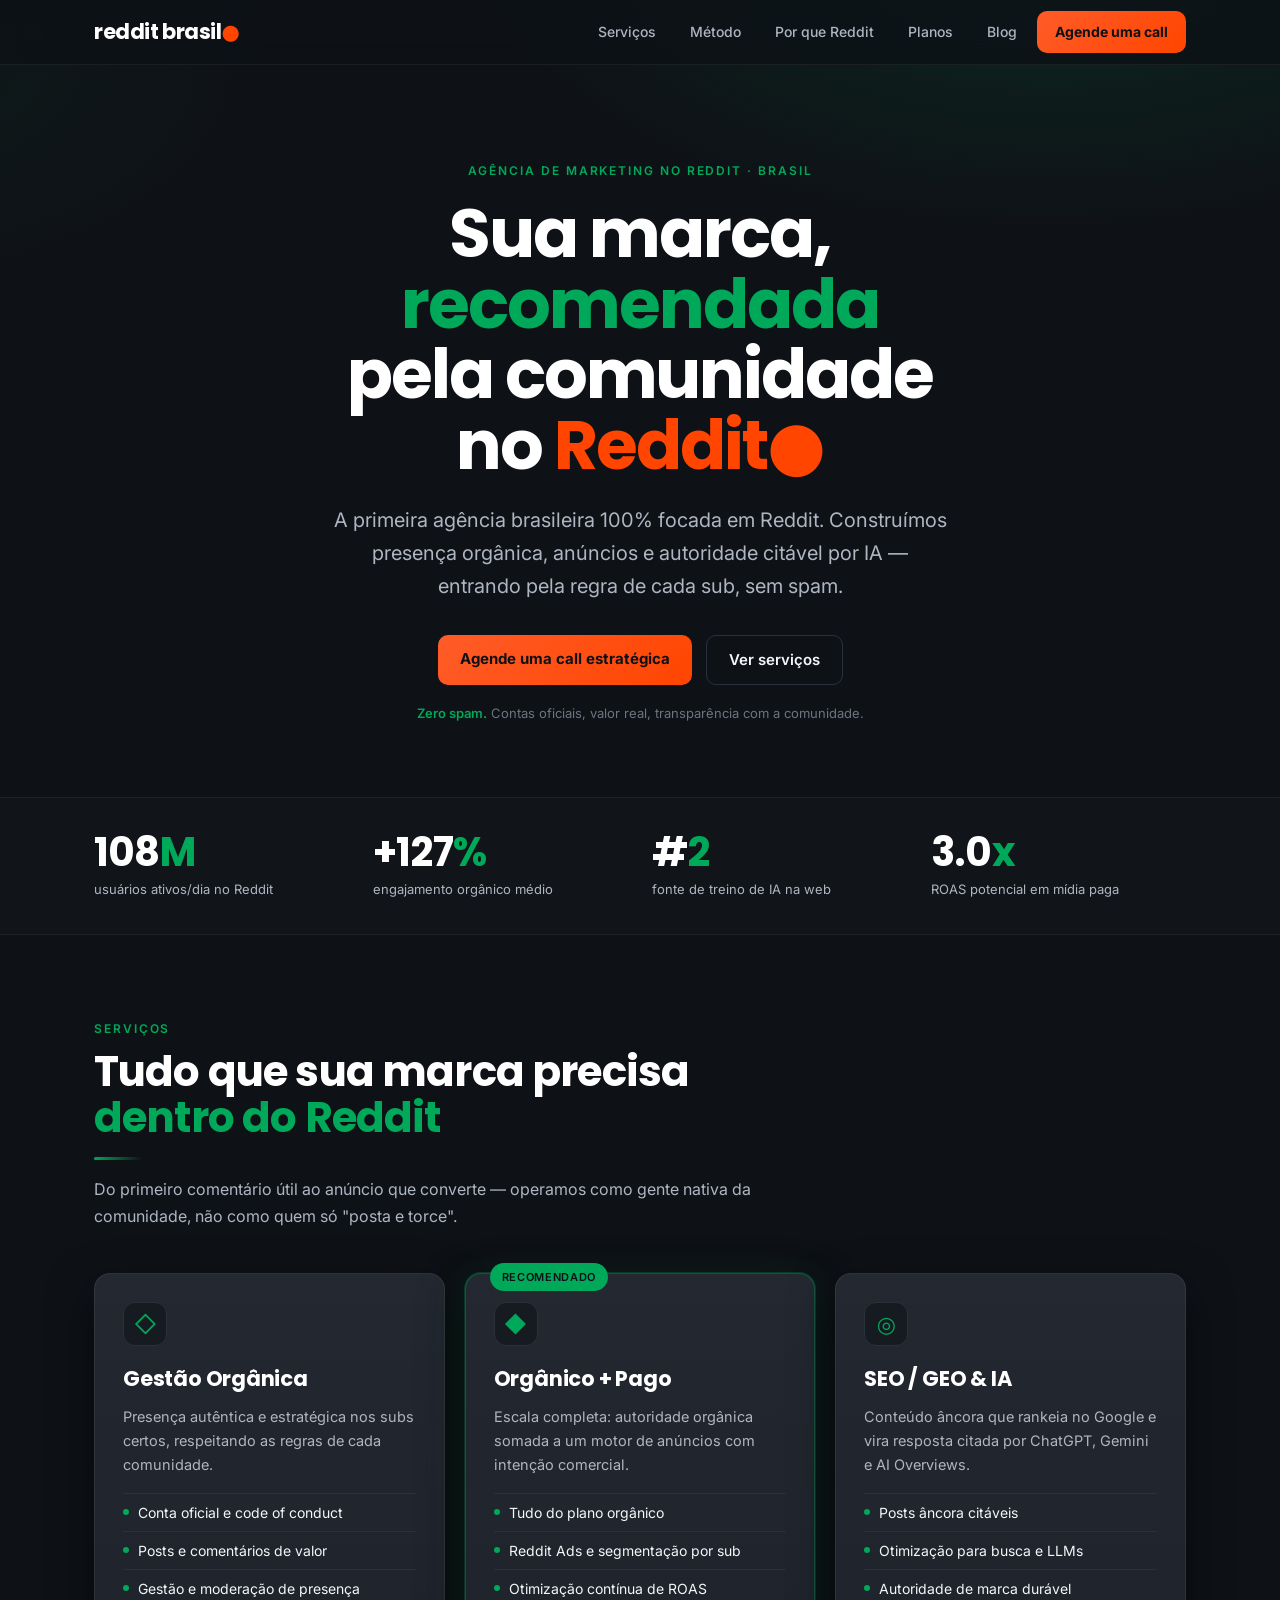
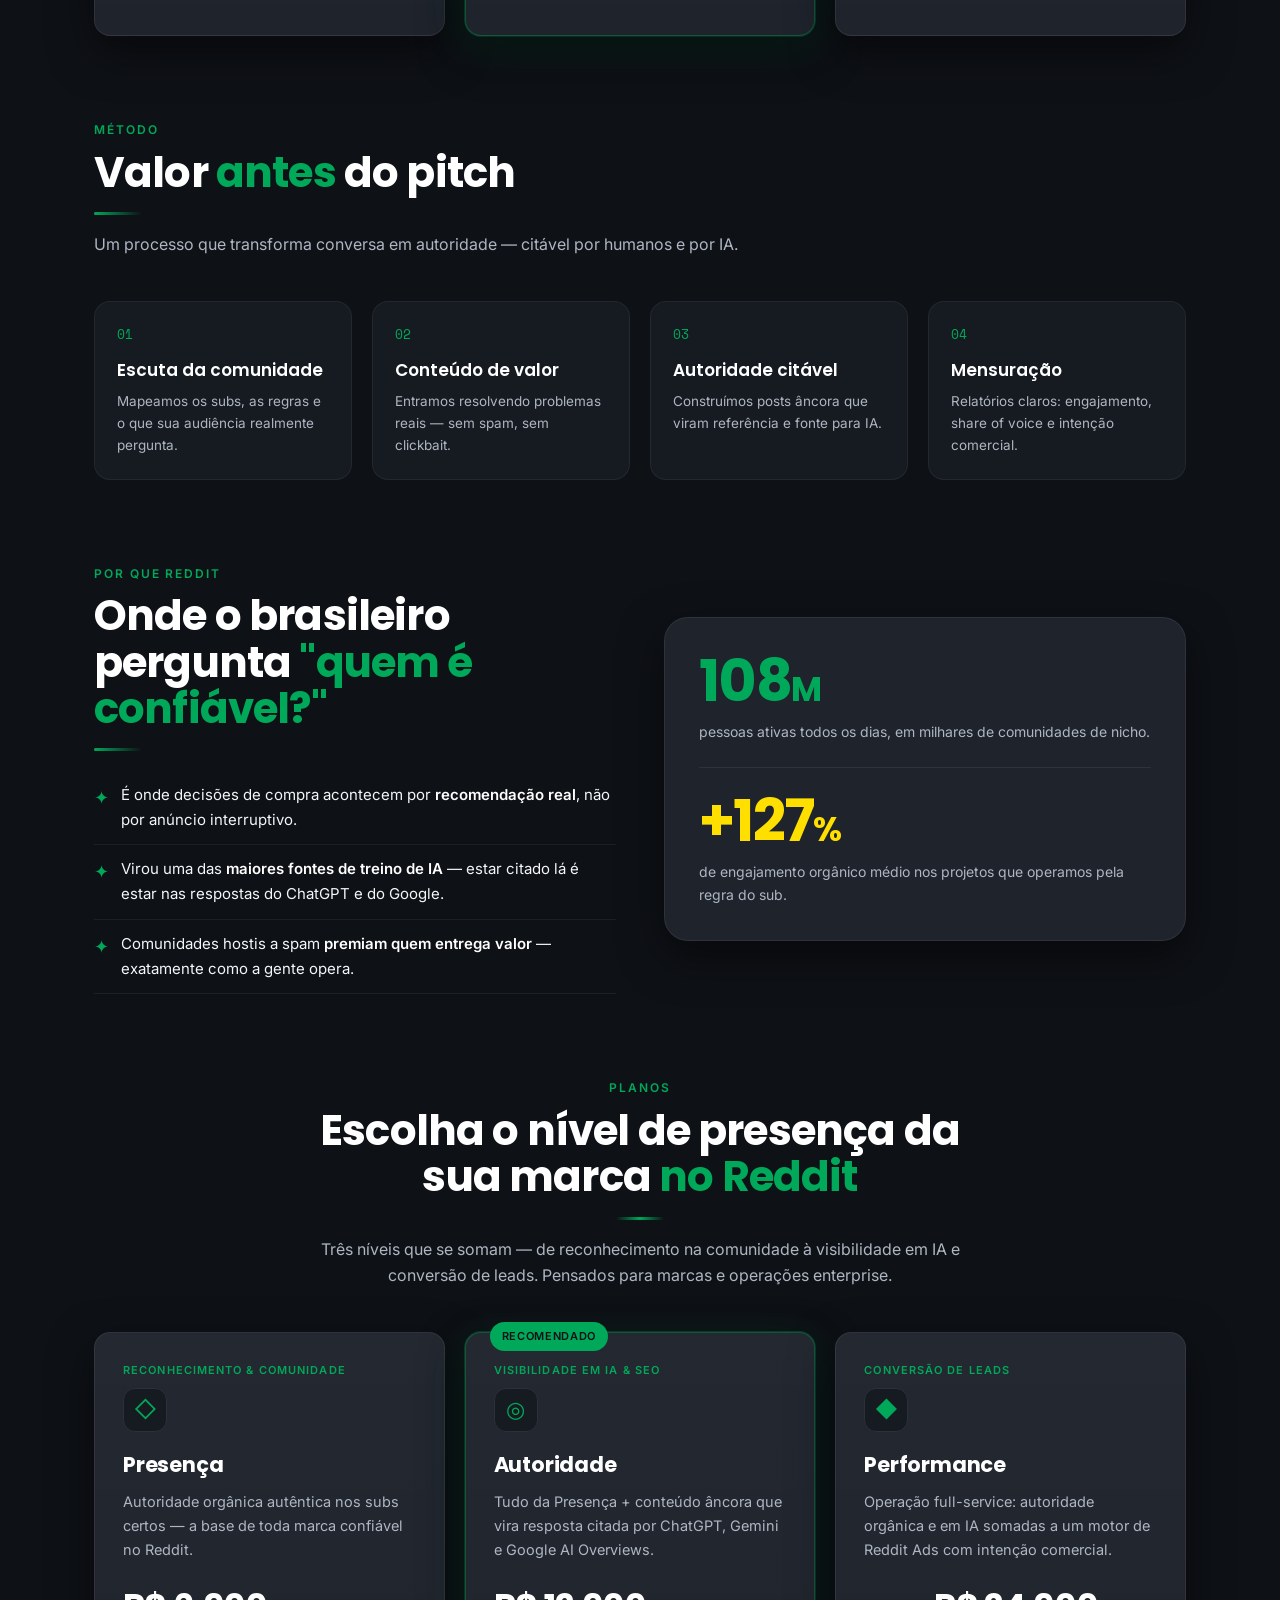
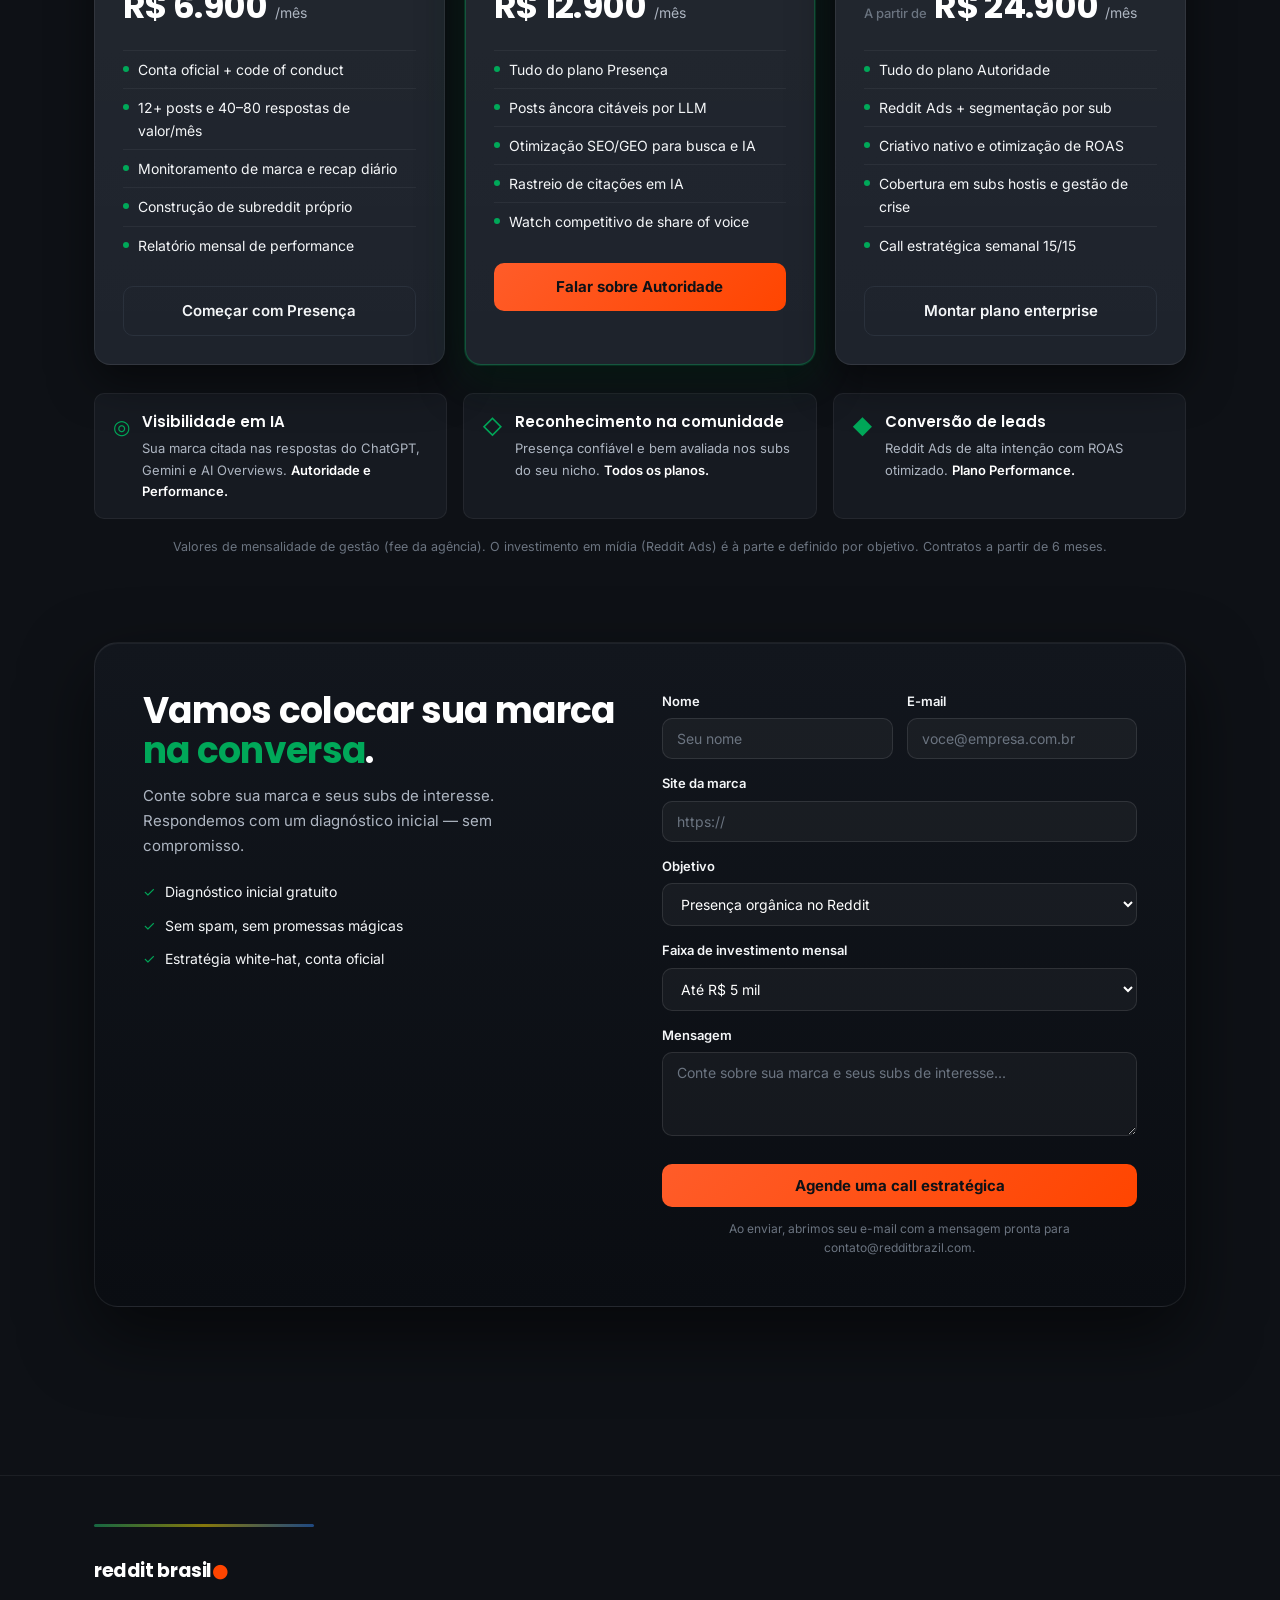
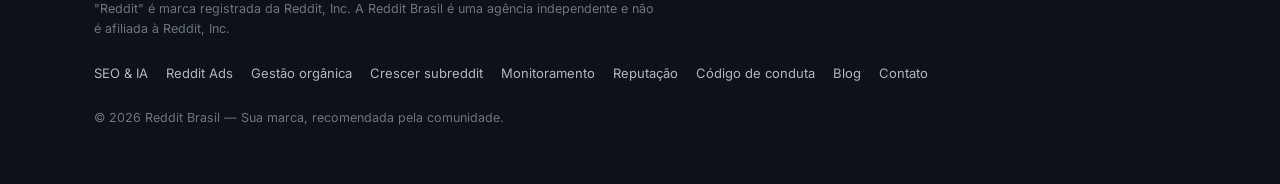
<file: index.html>
<!DOCTYPE html>
<html lang="pt-BR">
<head>
<meta charset="UTF-8">
<meta name="viewport" content="width=device-width, initial-scale=1.0">
<title>Reddit Brasil — Sua marca, recomendada pela comunidade</title>
<meta name="description" content="A primeira agência brasileira 100% focada em Reddit. Presença orgânica, anúncios e autoridade citável por IA — sem spam.">
<meta property="og:title" content="Reddit Brasil — Sua marca, recomendada pela comunidade">
<meta property="og:description" content="A primeira agência brasileira 100% focada em Reddit. Orgânico, pago e GEO/AEO — sem spam.">
<meta property="og:type" content="website">
<meta property="og:locale" content="pt_BR">
<meta property="og:url" content="https://redditbrazil.com.br/">
<meta property="og:image" content="https://redditbrazil.com.br/og-image.png">
<meta name="twitter:card" content="summary_large_image">
<link rel="canonical" href="https://redditbrazil.com.br/">
<link rel="icon" href="/favicon.svg" type="image/svg+xml">
<link rel="preconnect" href="https://fonts.googleapis.com">
<link rel="preconnect" href="https://fonts.gstatic.com" crossorigin>
<link href="https://fonts.googleapis.com/css2?family=Poppins:wght@500;600;700;800&family=Inter:wght@400;500;600;700&family=Space+Mono:wght@400;700&display=swap" rel="stylesheet">
<style>
:root{
  --verde-vivo:#00A859;--verde-400:#1FBE6E;--verde-600:#008A48;--verde:#009C3B;--verde-100:rgba(0,168,89,.12);
  --amarelo:#FFDF00;--amarelo-400:#FFE84D;
  --orange-500:#FF4500;--orange-400:#FF5C29;--orange-600:#E03D00;--orange-100:rgba(255,69,0,.10);
  --azul-vivo:#2F80ED;--azul:#002776;
  --bg-900:#0E1116;--bg-800:#161A21;--bg-700:#1E232C;--bg-600:#2A313C;
  --text-100:#FFFFFF;--text-200:#F4F6F8;--text-300:#AEB6C2;--text-400:#6B7480;
  --success:#00A859;--warning:#FFDF00;--danger:#FF4D4D;--info:#2F80ED;
  --font-display:"Poppins","Montserrat",system-ui,sans-serif;
  --font-body:"Inter",system-ui,-apple-system,sans-serif;
  --font-mono:"Space Mono",ui-monospace,monospace;
  --radius-sm:6px;--radius-md:10px;--radius-lg:16px;--radius-xl:24px;--radius-pill:999px;
  --shadow-card:0 16px 44px rgba(0,0,0,.5);
  --glow-orange:0 0 0 1px rgba(255,69,0,.4),0 8px 30px rgba(255,69,0,.25);
  --glow-green:0 0 0 1px rgba(0,168,89,.30),0 10px 40px rgba(0,168,89,.18);
  --grad-verde:linear-gradient(135deg,#1FBE6E 0%,#00A859 100%);
  --grad-brasa:linear-gradient(135deg,#FF5C29 0%,#FF4500 100%);
  --grad-brasil:linear-gradient(90deg,#1FBE6E 0%,#FFDF00 50%,#2F80ED 100%);
  --maxw:1140px;
}
*{box-sizing:border-box;margin:0;padding:0}
html{scroll-behavior:smooth}
section[id]{scroll-margin-top:80px}
#topo{scroll-margin-top:80px}
body{
  background:var(--bg-900);color:var(--text-200);font-family:var(--font-body);line-height:1.65;-webkit-font-smoothing:antialiased;
  background-image:radial-gradient(1000px 520px at 82% -8%,rgba(0,168,89,.16),transparent 60%),radial-gradient(720px 460px at -8% 6%,rgba(0,168,89,.06),transparent 55%);
  background-attachment:fixed;
}
.wrap{max-width:var(--maxw);margin:0 auto;padding:0 24px}
a{color:inherit}
.eyebrow{font-size:12px;font-weight:600;letter-spacing:.16em;text-transform:uppercase;color:var(--verde-vivo)}
.hl{color:var(--verde-vivo)}
.rd{color:var(--orange-500)}

/* NAV */
header.nav{position:sticky;top:0;z-index:50;background:rgba(14,17,22,.78);backdrop-filter:blur(12px);border-bottom:1px solid rgba(255,255,255,.06)}
.nav .wrap{display:flex;align-items:center;justify-content:space-between;height:64px}
.brand{font-family:var(--font-display);font-weight:700;font-size:21px;letter-spacing:-.02em;color:#fff;text-decoration:none;white-space:nowrap}
.brand .dot{color:var(--orange-500)}
.navlinks{display:flex;gap:6px;align-items:center}
.navlinks a{color:var(--text-300);text-decoration:none;font-size:14px;font-weight:500;padding:8px 14px;border-radius:var(--radius-pill);transition:.15s}
.navlinks a:hover{color:#fff;background:var(--bg-700)}
.btn{font-family:var(--font-body);font-weight:600;font-size:15px;padding:12px 22px;border-radius:var(--radius-md);border:none;cursor:pointer;text-decoration:none;display:inline-block;transition:.15s;white-space:nowrap}
.btn-primary{background:var(--grad-brasa);color:#0E1116;font-weight:700}
.btn-primary:hover{box-shadow:var(--glow-orange);transform:translateY(-1px)}
.btn-identidade{background:var(--grad-verde);color:#fff}
.btn-identidade:hover{box-shadow:var(--glow-green);transform:translateY(-1px)}
.btn-secondary{background:transparent;border:1px solid var(--bg-600);color:var(--text-200)}
.btn-secondary:hover{border-color:var(--text-300);color:#fff}
.navcta{font-size:14px;padding:9px 18px}
.navright{display:flex;align-items:center;gap:6px}
.navtoggle{display:none;background:transparent;border:1px solid rgba(255,255,255,.12);color:var(--text-200);width:42px;height:42px;border-radius:var(--radius-md);font-size:20px;line-height:1;cursor:pointer;align-items:center;justify-content:center;transition:.15s}
.navtoggle:hover{color:#fff;border-color:var(--text-300)}
@media(max-width:720px){
  .navtoggle{display:inline-flex}
  .navlinks{position:absolute;top:64px;left:0;right:0;flex-direction:column;align-items:stretch;gap:4px;padding:12px 24px 18px;background:rgba(14,17,22,.98);backdrop-filter:blur(12px);border-bottom:1px solid rgba(255,255,255,.08);box-shadow:0 24px 44px rgba(0,0,0,.5);display:none}
  .navlinks.open{display:flex}
  .navlinks .lk{padding:12px 14px;font-size:15px;border-radius:var(--radius-md)}
  .navcta{font-size:13px;padding:8px 13px}
}

/* HERO */
.hero{padding:96px 0 72px;text-align:center;position:relative}
.hero .eyebrow{justify-content:center}
.hero h1{font-family:var(--font-display);font-weight:700;font-size:clamp(36px,6.2vw,68px);line-height:1.04;letter-spacing:-.03em;color:#fff;margin:18px auto 0;max-width:14ch}
.hero p.lead{font-size:clamp(16px,2.2vw,20px);color:var(--text-300);max-width:620px;margin:22px auto 0}
.hero .cta-row{display:flex;gap:14px;justify-content:center;flex-wrap:wrap;margin-top:32px}
.hero .micro{margin-top:18px;font-size:13px;color:var(--text-400)}
.hero .micro b{color:var(--verde-vivo);font-weight:600}

/* STAT BAND */
.statband{border-top:1px solid rgba(255,255,255,.06);border-bottom:1px solid rgba(255,255,255,.06);background:rgba(255,255,255,.012)}
.statband .wrap{display:grid;grid-template-columns:repeat(4,1fr);gap:24px;padding:34px 24px}
@media(max-width:780px){.statband .wrap{grid-template-columns:repeat(2,1fr);gap:28px}}
.stat .num{font-family:var(--font-display);font-weight:700;font-size:clamp(28px,4vw,40px);line-height:1;color:#fff;letter-spacing:-.02em}
.stat .num span{color:var(--verde-vivo)}
.stat .lab{font-size:13px;color:var(--text-300);margin-top:7px}

/* SECTION */
section{padding:84px 0}
.sec-head{max-width:680px}
.sec-head.center{margin:0 auto;text-align:center}
h2.sec{font-family:var(--font-display);font-weight:700;font-size:clamp(28px,4vw,42px);color:#fff;letter-spacing:-.02em;line-height:1.1;margin-top:10px}
.underline{width:48px;height:3px;background:linear-gradient(90deg,#00A859,rgba(0,168,89,0));border-radius:2px;margin-top:16px}
.sec-head.center .underline{margin-left:auto;margin-right:auto;background:linear-gradient(90deg,rgba(0,168,89,0),#00A859,rgba(0,168,89,0))}
.sec-desc{color:var(--text-300);font-size:16px;margin-top:16px}

/* CARDS */
.cards{display:grid;grid-template-columns:repeat(3,1fr);gap:20px;margin-top:44px}
@media(max-width:880px){.cards{grid-template-columns:1fr}}
.card{background:linear-gradient(180deg,rgba(255,255,255,.025),transparent),var(--bg-700);border:1px solid rgba(255,255,255,.07);border-radius:var(--radius-lg);padding:28px;box-shadow:var(--shadow-card);position:relative}
.card.feature{border-color:rgba(0,168,89,.35);box-shadow:var(--shadow-card),var(--glow-green)}
.card .tag{position:absolute;top:-11px;left:24px;font-size:11px;font-weight:600;letter-spacing:.06em;text-transform:uppercase;color:#0E1116;background:var(--verde-vivo);padding:5px 12px;border-radius:var(--radius-pill)}
.card .ico{width:44px;height:44px;border-radius:12px;background:var(--bg-800);border:1px solid var(--bg-600);display:flex;align-items:center;justify-content:center;color:var(--verde-vivo);font-size:22px;margin-bottom:16px}
.card h3{font-family:var(--font-display);font-weight:700;font-size:21px;color:#fff;margin-bottom:8px;letter-spacing:-.01em}
.card p{font-size:14.5px;color:var(--text-300)}
.card ul{list-style:none;margin-top:16px}
.card li{font-size:14px;color:var(--text-200);padding:7px 0;border-top:1px solid rgba(255,255,255,.05);display:flex;gap:9px;align-items:flex-start}
.card li::before{content:"";width:6px;height:6px;border-radius:50%;background:var(--verde-vivo);margin-top:8px;flex:none}

/* PRICING */
.plan .lead-benefit{font-size:11px;font-weight:600;color:var(--verde-vivo);text-transform:uppercase;letter-spacing:.10em;margin-bottom:8px}
.plan .price{margin:16px 0 4px;display:flex;align-items:baseline;gap:7px;flex-wrap:wrap}
.plan .price .from{font-size:13px;color:var(--text-400);font-weight:500}
.plan .price .val{font-family:var(--font-display);font-weight:700;font-size:34px;color:#fff;letter-spacing:-.02em}
.plan .price .per{font-size:14px;color:var(--text-300)}
.plan .btn{width:100%;text-align:center;margin-top:22px}
.outcomes{display:grid;grid-template-columns:repeat(3,1fr);gap:16px;margin-top:28px}
@media(max-width:880px){.outcomes{grid-template-columns:1fr}}
.outcome{display:flex;gap:12px;align-items:flex-start;padding:16px 18px;background:var(--bg-800);border:1px solid rgba(255,255,255,.06);border-radius:var(--radius-md)}
.outcome .oi{color:var(--verde-vivo);font-size:20px;flex:none;margin-top:1px}
.outcome h5{font-family:var(--font-display);font-weight:600;font-size:15px;color:#fff;margin-bottom:3px}
.outcome p{font-size:13px;color:var(--text-300)}
.outcome p b{color:var(--text-100);font-weight:600}
.plannote{font-size:12.5px;color:var(--text-400);margin-top:18px;text-align:center}

/* METHOD */
.steps{display:grid;grid-template-columns:repeat(4,1fr);gap:20px;margin-top:44px}
@media(max-width:880px){.steps{grid-template-columns:1fr 1fr}}
@media(max-width:520px){.steps{grid-template-columns:1fr}}
.step{padding:22px;border-radius:var(--radius-lg);background:var(--bg-800);border:1px solid rgba(255,255,255,.06)}
.step .n{font-family:var(--font-mono);font-size:13px;color:var(--verde-vivo)}
.step h4{font-family:var(--font-display);font-weight:600;font-size:17px;color:#fff;margin:10px 0 6px}
.step p{font-size:13.5px;color:var(--text-300)}

/* WHY */
.why{display:grid;grid-template-columns:1fr 1fr;gap:48px;align-items:center}
@media(max-width:880px){.why{grid-template-columns:1fr;gap:32px}}
.why ul{list-style:none;margin-top:20px}
.why li{font-size:15px;color:var(--text-200);padding:12px 0;border-bottom:1px solid rgba(255,255,255,.06);display:flex;gap:12px}
.why li b{color:#fff;font-weight:600}
.why li .ic{color:var(--verde-vivo);font-size:18px;flex:none}
.whycard{background:var(--bg-700);border:1px solid rgba(255,255,255,.07);border-radius:var(--radius-xl);padding:34px;box-shadow:var(--shadow-card)}
.whycard .big{font-family:var(--font-display);font-weight:700;font-size:58px;line-height:1;color:var(--verde-vivo);letter-spacing:-.03em}
.whycard .big.y{color:var(--amarelo)}
.whycard .cap{font-size:14px;color:var(--text-300);margin-top:10px}
.whycard hr{border:none;border-top:1px solid rgba(255,255,255,.07);margin:24px 0}

/* CTA / CONTACT */
.contact{position:relative;overflow:hidden;border-radius:var(--radius-xl);background:linear-gradient(180deg,#12161D,#0A0D12);border:1px solid rgba(255,255,255,.08);padding:48px;box-shadow:0 1px 0 rgba(255,255,255,.05) inset,0 28px 70px rgba(0,0,0,.55)}
.contact::before{content:"";position:absolute;inset:0;background:radial-gradient(560px 240px at 88% -30%,rgba(0,168,89,.20),transparent 60%);pointer-events:none}
.contact .inner{position:relative;display:grid;grid-template-columns:1fr 1fr;gap:44px;align-items:start}
@media(max-width:880px){.contact{padding:32px}.contact .inner{grid-template-columns:1fr;gap:28px}}
.contact h2{font-family:var(--font-display);font-weight:700;font-size:clamp(26px,3.4vw,36px);color:#fff;letter-spacing:-.02em;line-height:1.1}
.contact .sub{color:var(--text-300);font-size:15px;margin-top:14px;max-width:42ch}
.contact .trust{margin-top:22px;display:flex;flex-direction:column;gap:10px}
.contact .trust div{font-size:14px;color:var(--text-200);display:flex;gap:10px;align-items:center}
.contact .trust .ic{color:var(--verde-vivo)}
form .field{margin-bottom:14px}
form label{display:block;font-size:13px;font-weight:600;color:var(--text-200);margin-bottom:6px}
form input,form select,form textarea{width:100%;background:rgba(255,255,255,.04);border:1px solid rgba(255,255,255,.10);color:#fff;font-family:var(--font-body);font-size:14px;padding:11px 14px;border-radius:var(--radius-md);outline:none;transition:.15s}
form input::placeholder,form textarea::placeholder{color:var(--text-400)}
form input:focus,form select:focus,form textarea:focus{border-color:var(--verde-vivo);box-shadow:var(--glow-green)}
form select option{background:#11151C}
form textarea{resize:vertical;min-height:84px}
form .row{display:grid;grid-template-columns:1fr 1fr;gap:14px}
@media(max-width:520px){form .row{grid-template-columns:1fr}}
form button{width:100%;margin-top:6px}
.formnote{font-size:12px;color:var(--text-400);margin-top:12px;text-align:center}

/* FOOTER */
footer{border-top:1px solid rgba(255,255,255,.06);margin-top:84px;padding:48px 0 56px}
footer .strip{height:3px;background:var(--grad-brasil);opacity:.5;border-radius:2px;max-width:220px;margin-bottom:28px}
footer .frow{display:flex;justify-content:space-between;gap:24px;flex-wrap:wrap;align-items:center}
footer .brand{font-size:19px}
footer .legal{font-size:12.5px;color:var(--text-400);max-width:560px;line-height:1.6}
footer .links{display:flex;gap:18px}
footer .links a{color:var(--text-300);font-size:13px;text-decoration:none}
footer .links a:hover{color:#fff}
.sr-only{position:absolute;width:1px;height:1px;overflow:hidden;clip:rect(0,0,0,0)}
</style>
</head>
<body>

<header class="nav">
  <div class="wrap">
    <a href="#topo" class="brand">reddit brasil<span class="dot">●</span></a>
    <div class="navright">
      <nav class="navlinks" id="navmenu">
        <a class="lk" href="#servicos">Serviços</a>
        <a class="lk" href="#metodo">Método</a>
        <a class="lk" href="#porque">Por que Reddit</a>
        <a class="lk" href="#planos">Planos</a>
        <a class="lk" href="/blog/">Blog</a>
      </nav>
      <a class="btn btn-primary navcta" href="#contato">Agende uma call</a>
      <button class="navtoggle" type="button" aria-label="Abrir menu" aria-expanded="false" aria-controls="navmenu">☰</button>
    </div>
  </div>
</header>

<a id="topo"></a>
<section class="hero">
  <div class="wrap">
    <div class="eyebrow">Agência de marketing no Reddit · Brasil</div>
    <h1>Sua marca, <span class="hl">recomendada</span> pela comunidade no <span class="rd">Reddit</span><span class="rd">●</span></h1>
    <p class="lead">A primeira agência brasileira 100% focada em Reddit. Construímos presença orgânica, anúncios e autoridade citável por IA — entrando pela regra de cada sub, sem spam.</p>
    <div class="cta-row">
      <a class="btn btn-primary" href="#contato">Agende uma call estratégica</a>
      <a class="btn btn-secondary" href="#servicos">Ver serviços</a>
    </div>
    <div class="micro"><b>Zero spam.</b> Contas oficiais, valor real, transparência com a comunidade.</div>
  </div>
</section>

<div class="statband">
  <div class="wrap">
    <div class="stat"><div class="num">108<span>M</span></div><div class="lab">usuários ativos/dia no Reddit</div></div>
    <div class="stat"><div class="num">+127<span>%</span></div><div class="lab">engajamento orgânico médio</div></div>
    <div class="stat"><div class="num">#<span>2</span></div><div class="lab">fonte de treino de IA na web</div></div>
    <div class="stat"><div class="num">3.0<span>x</span></div><div class="lab">ROAS potencial em mídia paga</div></div>
  </div>
</div>

<section id="servicos">
  <div class="wrap">
    <div class="sec-head">
      <div class="eyebrow">Serviços</div>
      <h2 class="sec">Tudo que sua marca precisa <span class="hl">dentro do Reddit</span></h2>
      <div class="underline"></div>
      <p class="sec-desc">Do primeiro comentário útil ao anúncio que converte — operamos como gente nativa da comunidade, não como quem só "posta e torce".</p>
    </div>
    <div class="cards">
      <div class="card">
        <div class="ico">◇</div>
        <h3>Gestão Orgânica</h3>
        <p>Presença autêntica e estratégica nos subs certos, respeitando as regras de cada comunidade.</p>
        <ul>
          <li>Conta oficial e code of conduct</li>
          <li>Posts e comentários de valor</li>
          <li>Gestão e moderação de presença</li>
        </ul>
      </div>
      <div class="card feature">
        <span class="tag">Recomendado</span>
        <div class="ico">◆</div>
        <h3>Orgânico + Pago</h3>
        <p>Escala completa: autoridade orgânica somada a um motor de anúncios com intenção comercial.</p>
        <ul>
          <li>Tudo do plano orgânico</li>
          <li>Reddit Ads e segmentação por sub</li>
          <li>Otimização contínua de ROAS</li>
        </ul>
      </div>
      <div class="card">
        <div class="ico">◎</div>
        <h3>SEO / GEO &amp; IA</h3>
        <p>Conteúdo âncora que rankeia no Google e vira resposta citada por ChatGPT, Gemini e AI Overviews.</p>
        <ul>
          <li>Posts âncora citáveis</li>
          <li>Otimização para busca e LLMs</li>
          <li>Autoridade de marca durável</li>
        </ul>
      </div>
    </div>
  </div>
</section>

<section id="metodo" style="padding-top:0">
  <div class="wrap">
    <div class="sec-head">
      <div class="eyebrow">Método</div>
      <h2 class="sec">Valor <span class="hl">antes</span> do pitch</h2>
      <div class="underline"></div>
      <p class="sec-desc">Um processo que transforma conversa em autoridade — citável por humanos e por IA.</p>
    </div>
    <div class="steps">
      <div class="step"><div class="n">01</div><h4>Escuta da comunidade</h4><p>Mapeamos os subs, as regras e o que sua audiência realmente pergunta.</p></div>
      <div class="step"><div class="n">02</div><h4>Conteúdo de valor</h4><p>Entramos resolvendo problemas reais — sem spam, sem clickbait.</p></div>
      <div class="step"><div class="n">03</div><h4>Autoridade citável</h4><p>Construímos posts âncora que viram referência e fonte para IA.</p></div>
      <div class="step"><div class="n">04</div><h4>Mensuração</h4><p>Relatórios claros: engajamento, share of voice e intenção comercial.</p></div>
    </div>
  </div>
</section>

<section id="porque" style="padding-top:0">
  <div class="wrap">
    <div class="why">
      <div>
        <div class="eyebrow">Por que Reddit</div>
        <h2 class="sec">Onde o brasileiro pergunta <span class="hl">"quem é confiável?"</span></h2>
        <div class="underline"></div>
        <ul>
          <li><span class="ic">✦</span><span>É onde decisões de compra acontecem por <b>recomendação real</b>, não por anúncio interruptivo.</span></li>
          <li><span class="ic">✦</span><span>Virou uma das <b>maiores fontes de treino de IA</b> — estar citado lá é estar nas respostas do ChatGPT e do Google.</span></li>
          <li><span class="ic">✦</span><span>Comunidades hostis a spam <b>premiam quem entrega valor</b> — exatamente como a gente opera.</span></li>
        </ul>
      </div>
      <div class="whycard">
        <div class="big">108<span style="font-size:34px">M</span></div>
        <div class="cap">pessoas ativas todos os dias, em milhares de comunidades de nicho.</div>
        <hr>
        <div class="big y">+127<span style="font-size:34px">%</span></div>
        <div class="cap">de engajamento orgânico médio nos projetos que operamos pela regra do sub.</div>
      </div>
    </div>
  </div>
</section>

<section id="planos" style="padding-top:0">
  <div class="wrap">
    <div class="sec-head center">
      <div class="eyebrow">Planos</div>
      <h2 class="sec">Escolha o nível de presença da sua marca <span class="hl">no Reddit</span></h2>
      <div class="underline"></div>
      <p class="sec-desc">Três níveis que se somam — de reconhecimento na comunidade à visibilidade em IA e conversão de leads. Pensados para marcas e operações enterprise.</p>
    </div>
    <div class="cards">
      <div class="card plan">
        <div class="lead-benefit">Reconhecimento &amp; comunidade</div>
        <div class="ico">◇</div>
        <h3>Presença</h3>
        <p>Autoridade orgânica autêntica nos subs certos — a base de toda marca confiável no Reddit.</p>
        <div class="price"><span class="val">R$ 6.900</span><span class="per">/mês</span></div>
        <ul>
          <li>Conta oficial + code of conduct</li>
          <li>12+ posts e 40–80 respostas de valor/mês</li>
          <li>Monitoramento de marca e recap diário</li>
          <li>Construção de subreddit próprio</li>
          <li>Relatório mensal de performance</li>
        </ul>
        <a class="btn btn-secondary" href="#contato">Começar com Presença</a>
      </div>
      <div class="card feature plan">
        <span class="tag">Recomendado</span>
        <div class="lead-benefit">Visibilidade em IA &amp; SEO</div>
        <div class="ico">◎</div>
        <h3>Autoridade</h3>
        <p>Tudo da Presença + conteúdo âncora que vira resposta citada por ChatGPT, Gemini e Google AI Overviews.</p>
        <div class="price"><span class="val">R$ 12.900</span><span class="per">/mês</span></div>
        <ul>
          <li>Tudo do plano Presença</li>
          <li>Posts âncora citáveis por LLM</li>
          <li>Otimização SEO/GEO para busca e IA</li>
          <li>Rastreio de citações em IA</li>
          <li>Watch competitivo de share of voice</li>
        </ul>
        <a class="btn btn-primary" href="#contato">Falar sobre Autoridade</a>
      </div>
      <div class="card plan">
        <div class="lead-benefit">Conversão de leads</div>
        <div class="ico">◆</div>
        <h3>Performance</h3>
        <p>Operação full-service: autoridade orgânica e em IA somadas a um motor de Reddit Ads com intenção comercial.</p>
        <div class="price"><span class="from">A partir de</span><span class="val">R$ 24.900</span><span class="per">/mês</span></div>
        <ul>
          <li>Tudo do plano Autoridade</li>
          <li>Reddit Ads + segmentação por sub</li>
          <li>Criativo nativo e otimização de ROAS</li>
          <li>Cobertura em subs hostis e gestão de crise</li>
          <li>Call estratégica semanal 15/15</li>
        </ul>
        <a class="btn btn-secondary" href="#contato">Montar plano enterprise</a>
      </div>
    </div>
    <div class="outcomes">
      <div class="outcome"><span class="oi">◎</span><div><h5>Visibilidade em IA</h5><p>Sua marca citada nas respostas do ChatGPT, Gemini e AI Overviews. <b>Autoridade e Performance.</b></p></div></div>
      <div class="outcome"><span class="oi">◇</span><div><h5>Reconhecimento na comunidade</h5><p>Presença confiável e bem avaliada nos subs do seu nicho. <b>Todos os planos.</b></p></div></div>
      <div class="outcome"><span class="oi">◆</span><div><h5>Conversão de leads</h5><p>Reddit Ads de alta intenção com ROAS otimizado. <b>Plano Performance.</b></p></div></div>
    </div>
    <p class="plannote">Valores de mensalidade de gestão (fee da agência). O investimento em mídia (Reddit Ads) é à parte e definido por objetivo. Contratos a partir de 6 meses.</p>
  </div>
</section>

<section id="contato" style="padding-top:0">
  <div class="wrap">
    <div class="contact">
      <div class="inner">
        <div>
          <h2>Vamos colocar sua marca <span class="hl">na conversa</span>.</h2>
          <p class="sub">Conte sobre sua marca e seus subs de interesse. Respondemos com um diagnóstico inicial — sem compromisso.</p>
          <div class="trust">
            <div><span class="ic">✓</span> Diagnóstico inicial gratuito</div>
            <div><span class="ic">✓</span> Sem spam, sem promessas mágicas</div>
            <div><span class="ic">✓</span> Estratégia white-hat, conta oficial</div>
          </div>
        </div>
        <form id="leadform">
          <div class="row">
            <div class="field"><label for="nome">Nome</label><input id="nome" name="nome" type="text" placeholder="Seu nome" required></div>
            <div class="field"><label for="email">E-mail</label><input id="email" name="email" type="email" placeholder="voce@empresa.com.br" required></div>
          </div>
          <div class="field"><label for="site">Site da marca</label><input id="site" name="site" type="text" placeholder="https://"></div>
          <div class="field"><label for="objetivo">Objetivo</label>
            <select id="objetivo" name="objetivo">
              <option>Presença orgânica no Reddit</option>
              <option>Orgânico + Pago</option>
              <option>SEO / GEO &amp; IA</option>
              <option>Ainda não sei — quero orientação</option>
            </select>
          </div>
          <div class="field"><label for="orcamento">Faixa de investimento mensal</label>
            <select id="orcamento" name="orcamento">
              <option>Até R$ 5 mil</option>
              <option>R$ 5–15 mil</option>
              <option>R$ 15–25 mil</option>
              <option>R$ 25 mil+</option>
              <option>Ainda não sei</option>
            </select>
          </div>
          <div class="field"><label for="msg">Mensagem</label><textarea id="msg" name="msg" placeholder="Conte sobre sua marca e seus subs de interesse..."></textarea></div>
          <button class="btn btn-primary" type="submit">Agende uma call estratégica</button>
          <div class="formnote">Ao enviar, abrimos seu e-mail com a mensagem pronta para <span id="mailhint">contato@redditbrazil.com</span>.</div>
        </form>
      </div>
    </div>
  </div>
</section>

<footer>
  <div class="wrap">
    <div class="strip"></div>
    <div class="frow">
      <div>
        <a href="#topo" class="brand">reddit brasil<span class="dot">●</span></a>
        <p class="legal" style="margin-top:12px">"Reddit" é marca registrada da Reddit, Inc. A Reddit Brasil é uma agência independente e não é afiliada à Reddit, Inc.</p>
      </div>
      <div class="links">
        <a href="/reddit-seo-geo/">SEO &amp; IA</a>
        <a href="/reddit-ads/">Reddit Ads</a>
        <a href="/gestao-organica-reddit/">Gestão orgânica</a>
        <a href="/crescer-subreddit/">Crescer subreddit</a>
        <a href="/monitoramento-reddit/">Monitoramento</a>
        <a href="/reputacao-reddit/">Reputação</a>
        <a href="/codigo-de-conduta/">Código de conduta</a>
        <a href="/blog/">Blog</a>
        <a href="#contato">Contato</a>
      </div>
    </div>
    <p class="legal" style="margin-top:24px" id="copy">© Reddit Brasil — Sua marca, recomendada pela comunidade.</p>
  </div>
</footer>

<script>
(function(){
  var EMAIL="contato@redditbrazil.com";
  document.getElementById("mailhint").textContent=EMAIL;
  var navToggle=document.querySelector(".navtoggle");
  var navMenu=document.getElementById("navmenu");
  if(navToggle&&navMenu){
    navToggle.addEventListener("click",function(){
      var open=navMenu.classList.toggle("open");
      navToggle.setAttribute("aria-expanded",open?"true":"false");
    });
    navMenu.querySelectorAll("a").forEach(function(a){
      a.addEventListener("click",function(){
        navMenu.classList.remove("open");
        navToggle.setAttribute("aria-expanded","false");
      });
    });
  }
  document.getElementById("copy").textContent="© "+new Date().getFullYear()+" Reddit Brasil — Sua marca, recomendada pela comunidade.";
  document.getElementById("leadform").addEventListener("submit",function(e){
    e.preventDefault();
    var g=function(id){return (document.getElementById(id).value||"").trim();};
    var subject="[Reddit Brasil] Contato — "+(g("nome")||"novo lead");
    var body="Nome: "+g("nome")+"\nE-mail: "+g("email")+"\nSite: "+g("site")+"\nObjetivo: "+g("objetivo")+"\nFaixa de investimento: "+g("orcamento")+"\n\nMensagem:\n"+g("msg");
    window.location.href="mailto:"+EMAIL+"?subject="+encodeURIComponent(subject)+"&body="+encodeURIComponent(body);
  });
})();
</script>
</body>
</html>
</file>
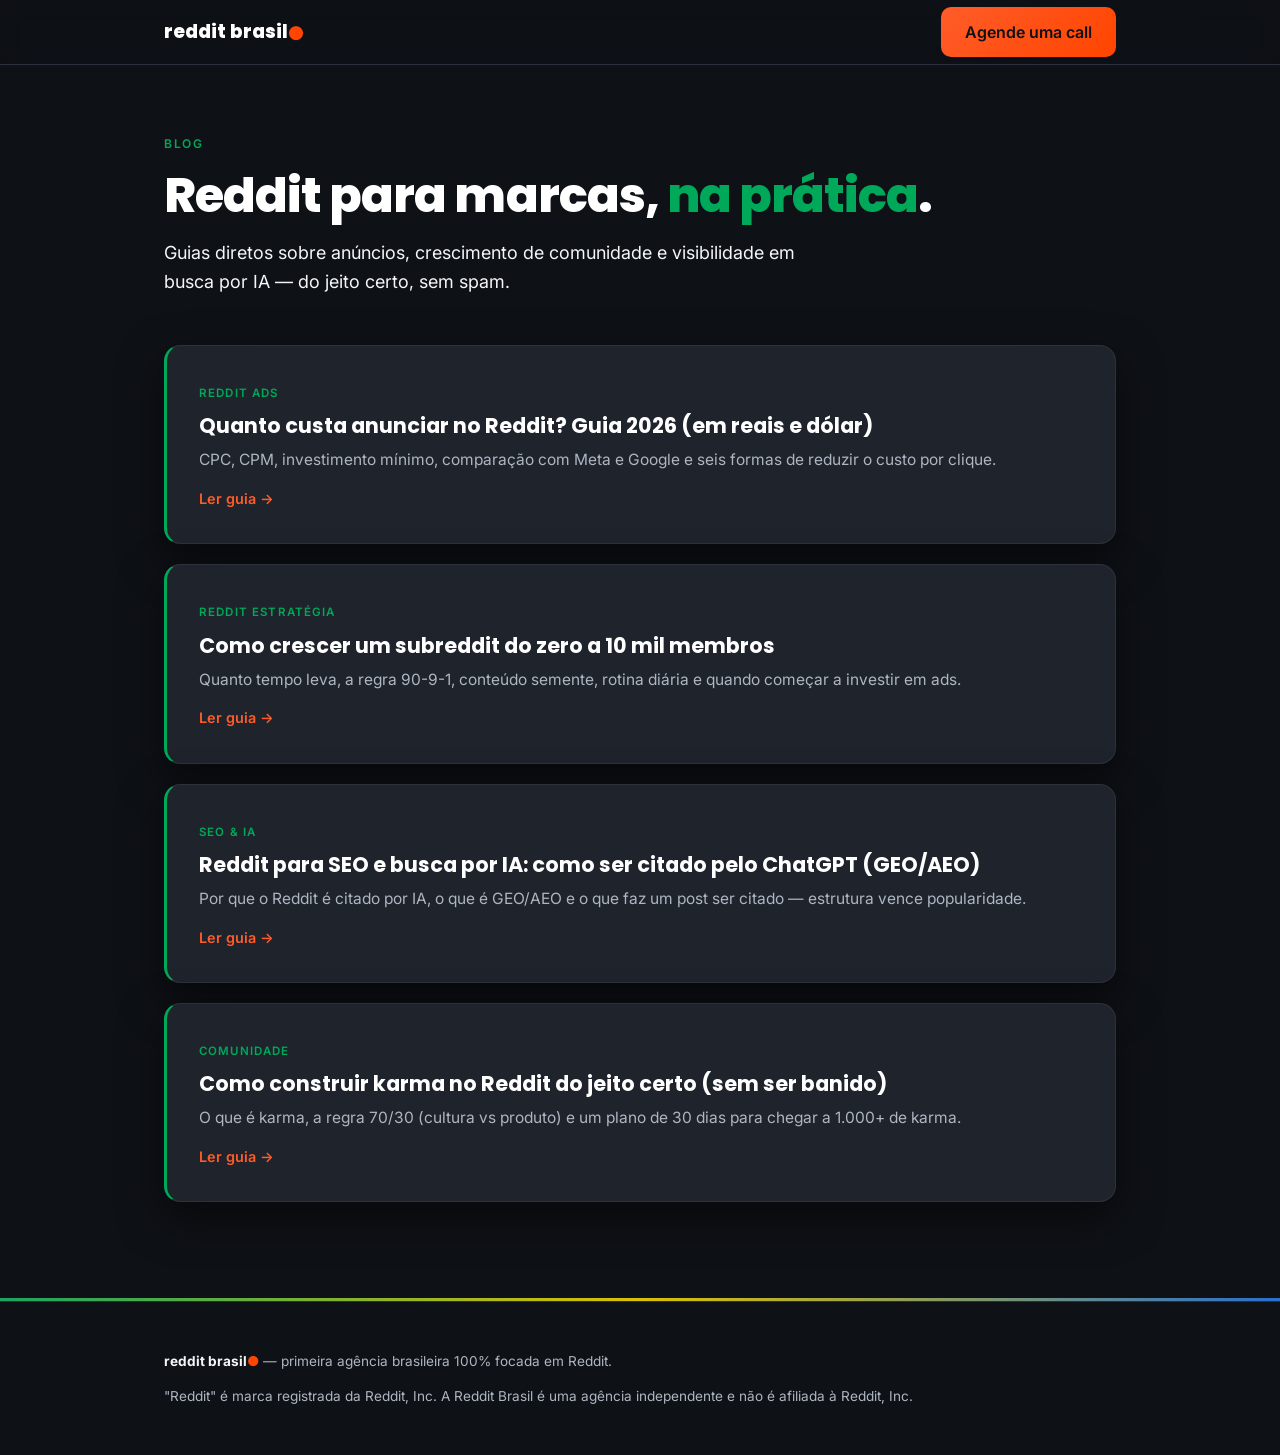
<file: blog/index.html>
<!DOCTYPE html>
<html lang="pt-BR">
<head>
  <meta charset="UTF-8" />
  <meta name="viewport" content="width=device-width, initial-scale=1.0" />

  <title>Blog — Reddit para marcas no Brasil | Reddit Brasil</title>
  <meta name="description" content="Guias práticos sobre marketing no Reddit no Brasil: anúncios, crescimento de comunidade, SEO e busca por IA (GEO/AEO). Conteúdo white-hat, sem spam." />
  <link rel="canonical" href="https://redditbrazil.com.br/blog/" />
  <meta name="robots" content="index, follow" />

  <meta property="og:type" content="website" />
  <meta property="og:locale" content="pt_BR" />
  <meta property="og:site_name" content="Reddit Brasil" />
  <meta property="og:title" content="Blog — Reddit para marcas no Brasil" />
  <meta property="og:description" content="Guias práticos sobre Reddit Ads, comunidade e busca por IA (GEO/AEO)." />
  <meta property="og:url" content="https://redditbrazil.com.br/blog/" />
  <meta property="og:image" content="https://redditbrazil.com.br/og-image.png" />
  <meta name="twitter:card" content="summary_large_image" />

  <link rel="icon" href="/favicon.svg" type="image/svg+xml" />
  <link rel="preconnect" href="https://fonts.googleapis.com" />
  <link rel="preconnect" href="https://fonts.gstatic.com" crossorigin />
  <link href="https://fonts.googleapis.com/css2?family=Poppins:wght@600;700;800&family=Inter:wght@400;500;600&display=swap" rel="stylesheet" />

  <script type="application/ld+json">
  {
    "@context": "https://schema.org",
    "@type": "Blog",
    "name": "Blog Reddit Brasil",
    "url": "https://redditbrazil.com.br/blog/",
    "inLanguage": "pt-BR",
    "publisher": { "@type": "Organization", "name": "Reddit Brasil", "url": "https://redditbrazil.com.br" }
  }
  </script>

  <style>
    :root{
      --verde-vivo:#00A859; --verde-100:rgba(0,168,89,.12); --amarelo:#FFDF00;
      --orange-500:#FF4500; --orange-400:#FF5C29; --azul-vivo:#2F80ED;
      --bg-900:#0E1116; --bg-800:#161A21; --bg-700:#1E232C; --bg-600:#2A313C;
      --text-100:#FFFFFF; --text-200:#F4F6F8; --text-300:#AEB6C2; --text-400:#6B7480;
      --font-display:"Poppins","Montserrat",system-ui,sans-serif; --font-body:"Inter",system-ui,sans-serif;
      --space-4:16px; --space-5:24px; --space-6:32px; --space-7:48px; --space-8:64px; --space-9:96px;
      --radius-md:10px; --radius-lg:16px; --radius-pill:999px;
      --shadow-card:0 16px 44px rgba(0,0,0,.5);
      --glow-orange:0 0 0 1px rgba(255,69,0,.4),0 8px 30px rgba(255,69,0,.25);
      --grad-brasa:linear-gradient(135deg,#FF5C29 0%,#FF4500 100%);
      --grad-brasil:linear-gradient(90deg,#1FBE6E 0%,#FFDF00 50%,#2F80ED 100%);
    }
    *{ box-sizing:border-box; margin:0; padding:0; }
    body{ font-family:var(--font-body); background:var(--bg-900); color:var(--text-200); line-height:1.65; -webkit-font-smoothing:antialiased;
      background-image:radial-gradient(700px 320px at 85% -12%, rgba(0,168,89,.10), transparent 60%); background-repeat:no-repeat; }
    .wrap{ max-width:1000px; margin:0 auto; padding:0 24px; }
    section{ padding:var(--space-8) 0 var(--space-9); }
    h1{ font-family:var(--font-display); color:var(--text-100); font-size:clamp(2rem,4.5vw,3rem); font-weight:800; line-height:1.08; letter-spacing:-.02em; }
    h3{ font-family:var(--font-display); color:var(--text-100); font-size:1.3rem; font-weight:700; line-height:1.2; }
    p{ color:var(--text-300); }
    .eyebrow{ font-size:.75rem; font-weight:600; letter-spacing:.14em; text-transform:uppercase; color:var(--verde-vivo); display:inline-block; margin-bottom:var(--space-4); }
    .lead{ font-size:1.125rem; color:var(--text-200); max-width:60ch; margin-top:var(--space-4); }
    header{ position:sticky; top:0; z-index:10; backdrop-filter:blur(10px); background:rgba(14,17,22,.7); border-bottom:1px solid var(--bg-600); }
    .nav{ display:flex; align-items:center; justify-content:space-between; height:64px; }
    .logo{ font-family:var(--font-display); font-weight:800; font-size:1.15rem; color:var(--text-100); text-decoration:none; }
    .logo .dot{ color:var(--orange-500); }
    .btn{ display:inline-block; font-weight:600; text-decoration:none; padding:12px 24px; border-radius:var(--radius-md); transition:.18s; background:var(--grad-brasa); color:var(--bg-900); }
    .btn:hover{ box-shadow:var(--glow-orange); }
    .posts{ display:grid; gap:20px; margin-top:var(--space-7); }
    .post{ display:block; text-decoration:none; background:var(--bg-700); border:1px solid rgba(255,255,255,.07); border-left:3px solid var(--verde-vivo); border-radius:var(--radius-lg); padding:var(--space-6); box-shadow:var(--shadow-card); transition:.18s; }
    .post:hover{ transform:translateY(-2px); border-left-color:var(--orange-400); }
    .post .tag{ font-size:.72rem; font-weight:600; letter-spacing:.1em; text-transform:uppercase; color:var(--verde-vivo); }
    .post h3{ margin:10px 0 8px; }
    .post p{ font-size:.97rem; }
    .post .more{ display:inline-block; margin-top:14px; color:var(--orange-400); font-weight:600; font-size:.9rem; }
    footer{ border-top:1px solid var(--bg-600); padding:var(--space-7) 0; color:var(--text-400); font-size:.85rem; }
    .footstrip{ height:3px; background:var(--grad-brasil); opacity:.85; }
  </style>
</head>
<body>

  <header>
    <div class="wrap nav">
      <a href="/" class="logo">reddit brasil<span class="dot">●</span></a>
      <a href="/#contato" class="btn">Agende uma call</a>
    </div>
  </header>

  <section>
    <div class="wrap">
      <span class="eyebrow">Blog</span>
      <h1>Reddit para marcas, <span style="color:var(--verde-vivo)">na prática</span>.</h1>
      <p class="lead">Guias diretos sobre anúncios, crescimento de comunidade e visibilidade em busca por IA — do jeito certo, sem spam.</p>

      <div class="posts">
        <a class="post" href="/blog/quanto-custa-anunciar-no-reddit/">
          <span class="tag">Reddit Ads</span>
          <h3>Quanto custa anunciar no Reddit? Guia 2026 (em reais e dólar)</h3>
          <p>CPC, CPM, investimento mínimo, comparação com Meta e Google e seis formas de reduzir o custo por clique.</p>
          <span class="more">Ler guia →</span>
        </a>
        <a class="post" href="/blog/como-crescer-um-subreddit-do-zero/">
          <span class="tag">Reddit Estratégia</span>
          <h3>Como crescer um subreddit do zero a 10 mil membros</h3>
          <p>Quanto tempo leva, a regra 90-9-1, conteúdo semente, rotina diária e quando começar a investir em ads.</p>
          <span class="more">Ler guia →</span>
        </a>
        <a class="post" href="/blog/reddit-para-seo-e-busca-por-ia/">
          <span class="tag">SEO &amp; IA</span>
          <h3>Reddit para SEO e busca por IA: como ser citado pelo ChatGPT (GEO/AEO)</h3>
          <p>Por que o Reddit é citado por IA, o que é GEO/AEO e o que faz um post ser citado — estrutura vence popularidade.</p>
          <span class="more">Ler guia →</span>
        </a>
        <a class="post" href="/blog/como-construir-karma-no-reddit/">
          <span class="tag">Comunidade</span>
          <h3>Como construir karma no Reddit do jeito certo (sem ser banido)</h3>
          <p>O que é karma, a regra 70/30 (cultura vs produto) e um plano de 30 dias para chegar a 1.000+ de karma.</p>
          <span class="more">Ler guia →</span>
        </a>
      </div>
    </div>
  </section>

  <div class="footstrip"></div>
  <footer>
    <div class="wrap">
      <p><strong style="color:var(--text-200);">reddit brasil<span style="color:var(--orange-500);">●</span></strong> — primeira agência brasileira 100% focada em Reddit.</p>
      <p style="margin-top:12px;">"Reddit" é marca registrada da Reddit, Inc. A Reddit Brasil é uma agência independente e não é afiliada à Reddit, Inc.</p>
    </div>
  </footer>

</body>
</html>
</file>
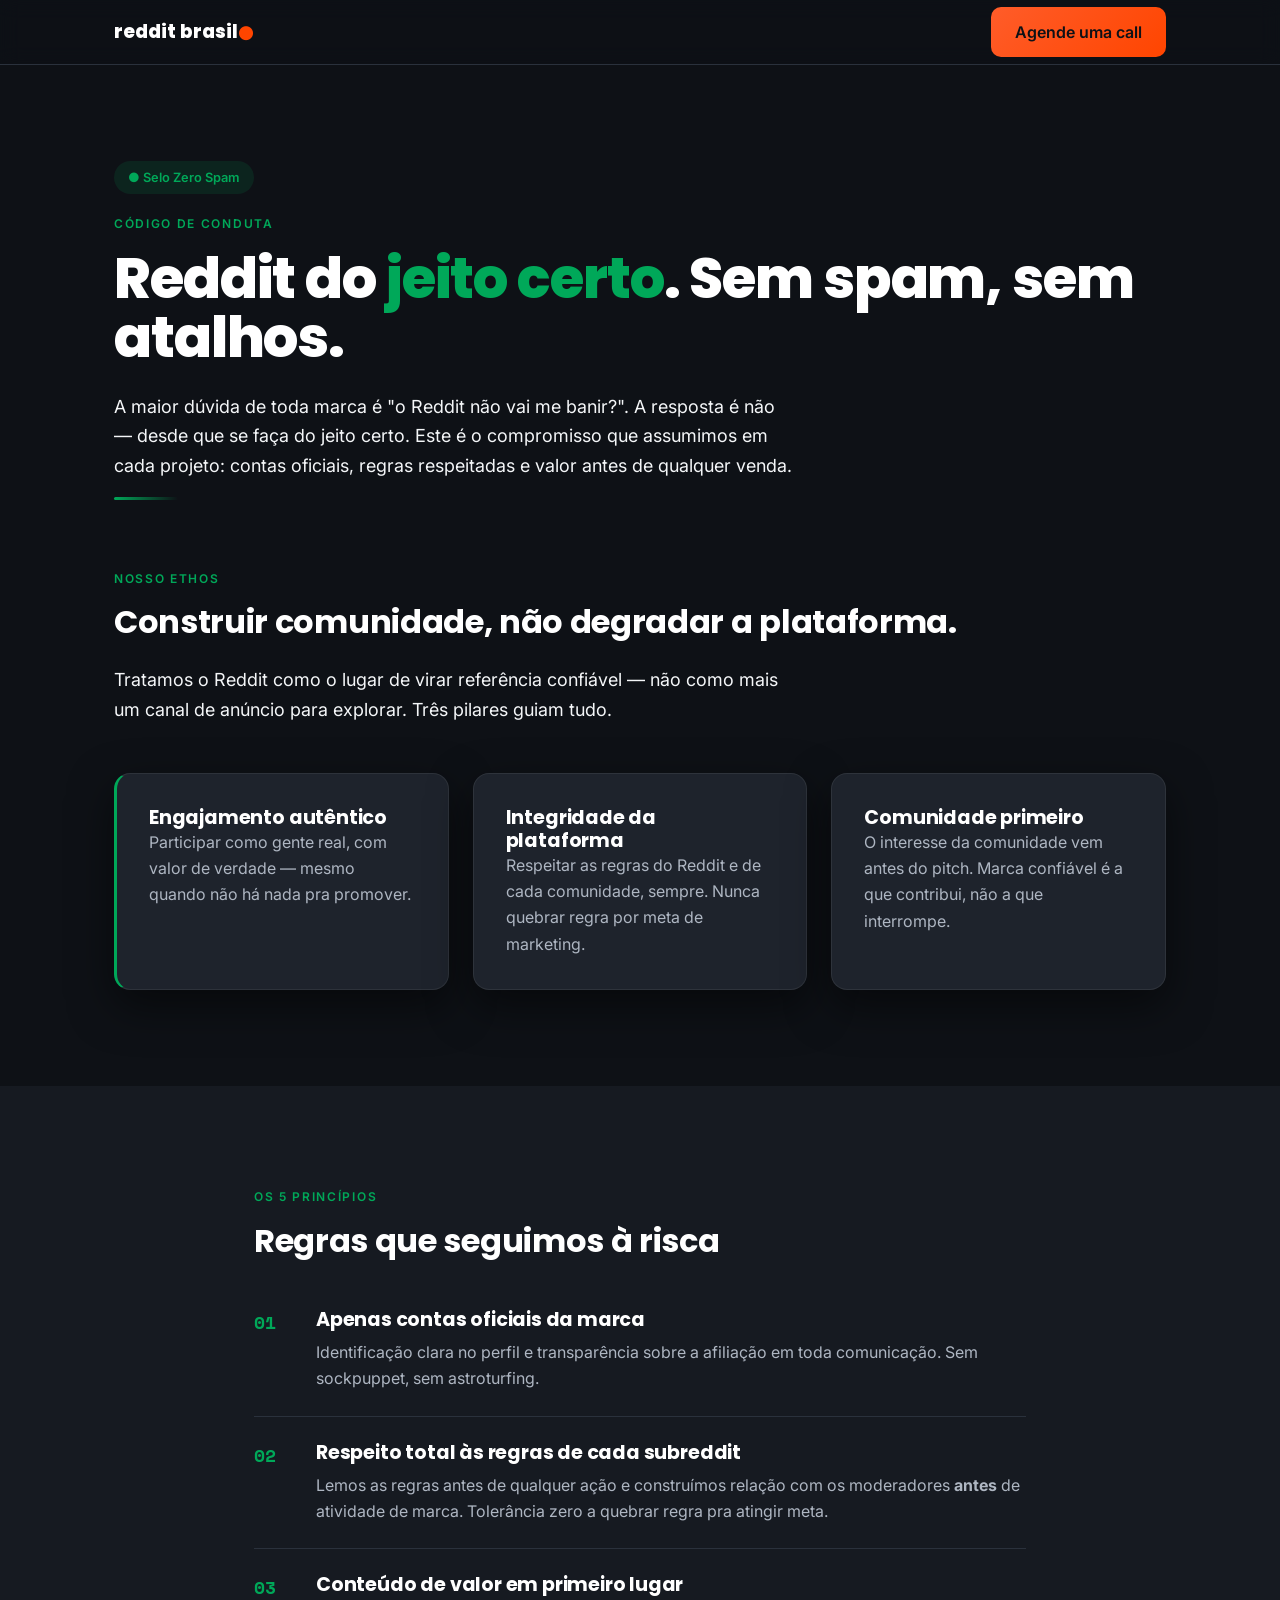
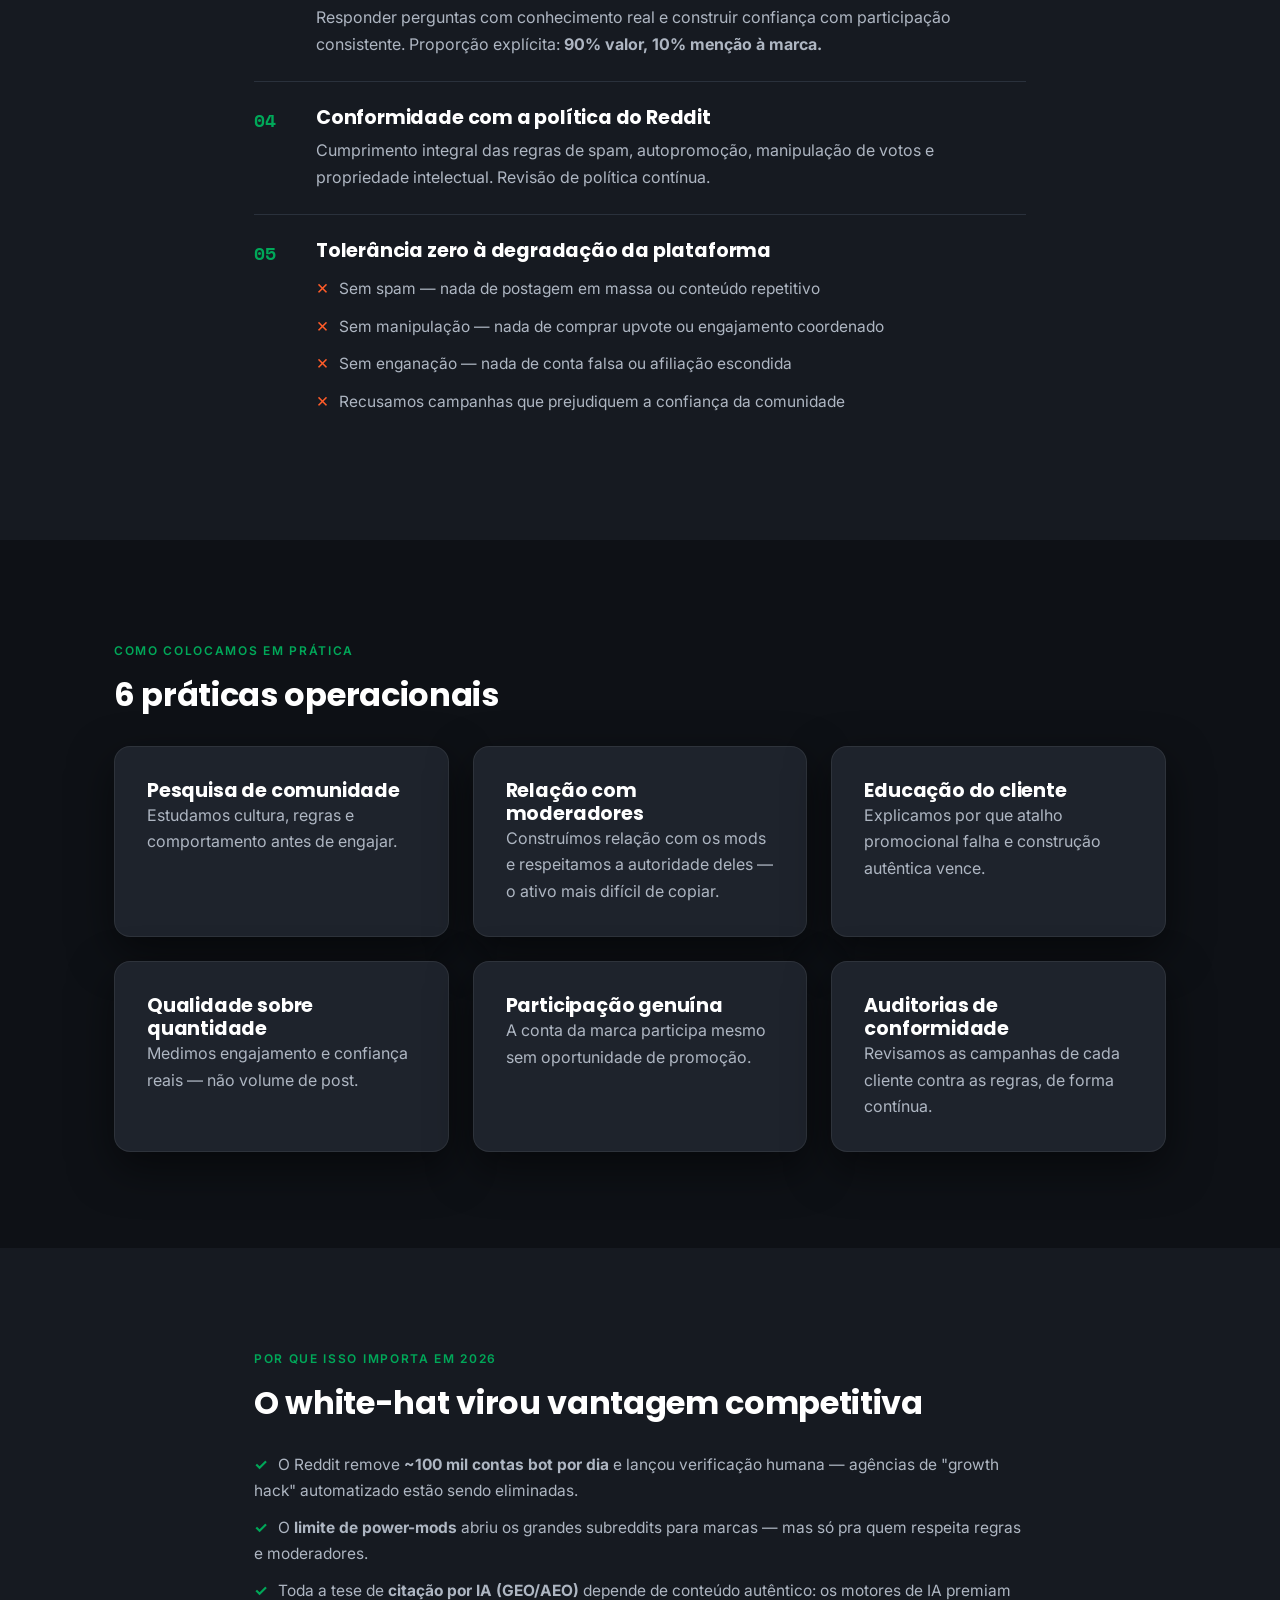
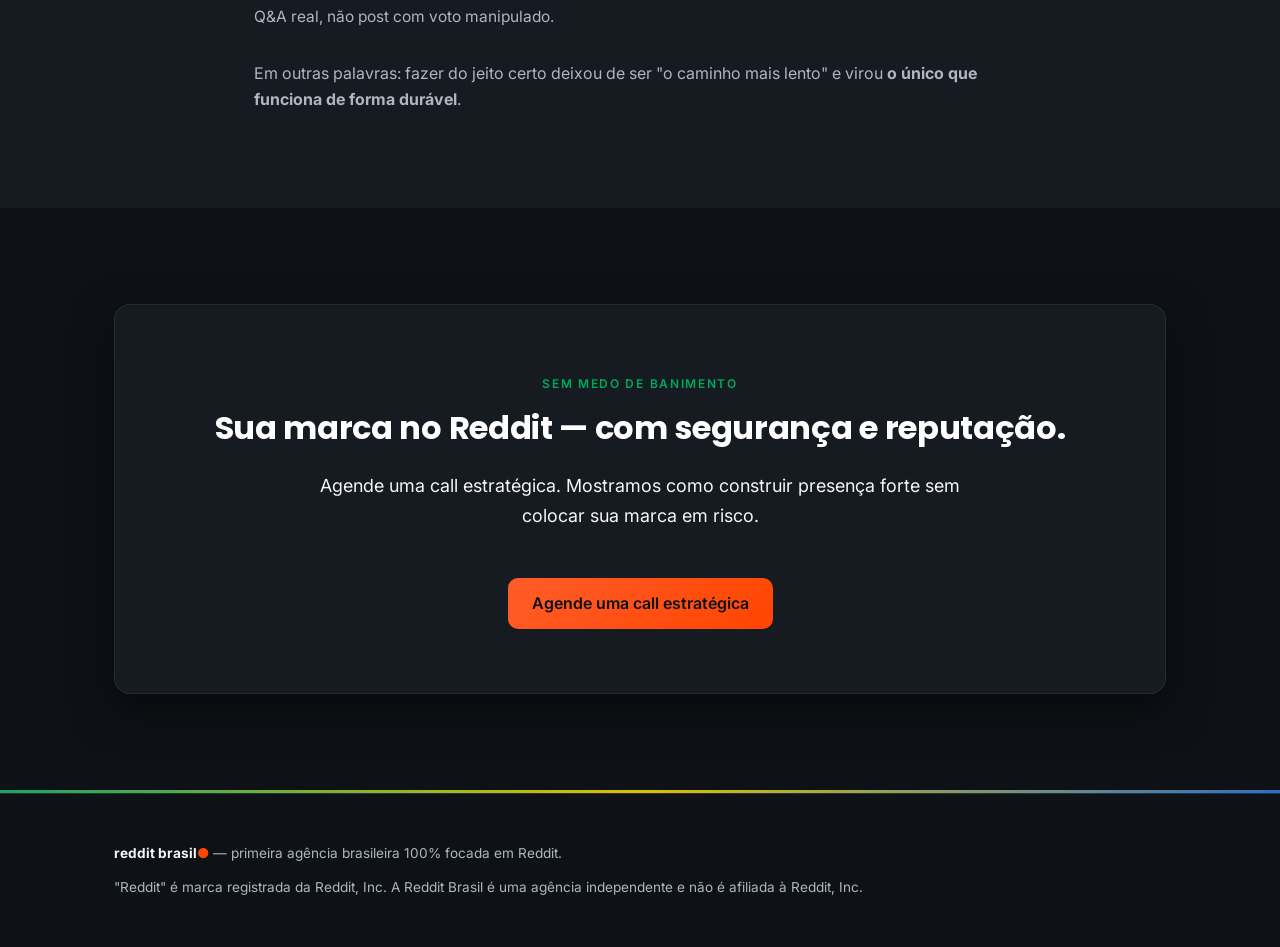
<file: codigo-de-conduta/index.html>
<!DOCTYPE html>
<html lang="pt-BR">
<head>
  <meta charset="UTF-8" />
  <meta name="viewport" content="width=device-width, initial-scale=1.0" />

  <title>Código de Conduta — Reddit do jeito certo, sem spam | Reddit Brasil</title>
  <meta name="description" content="Nosso compromisso white-hat: contas oficiais, respeito às regras de cada subreddit e valor antes de venda. O Reddit do jeito certo — sem spam, sem manipulação." />
  <link rel="canonical" href="https://redditbrazil.com.br/codigo-de-conduta/" />
  <meta name="robots" content="index, follow" />

  <meta property="og:type" content="website" />
  <meta property="og:locale" content="pt_BR" />
  <meta property="og:site_name" content="Reddit Brasil" />
  <meta property="og:title" content="Código de Conduta — Reddit do jeito certo, sem spam" />
  <meta property="og:description" content="Contas oficiais, respeito às regras dos subs e valor antes de venda. White-hat de verdade." />
  <meta property="og:url" content="https://redditbrazil.com.br/codigo-de-conduta/" />
  <meta property="og:image" content="https://redditbrazil.com.br/og-image.png" />
  <meta name="twitter:card" content="summary_large_image" />

  <link rel="icon" href="/favicon.svg" type="image/svg+xml" />
  <link rel="preconnect" href="https://fonts.googleapis.com" />
  <link rel="preconnect" href="https://fonts.gstatic.com" crossorigin />
  <link href="https://fonts.googleapis.com/css2?family=Poppins:wght@600;700;800&family=Inter:wght@400;500;600&family=Space+Mono:wght@700&display=swap" rel="stylesheet" />

  <script type="application/ld+json">
  {
    "@context": "https://schema.org",
    "@type": "Organization",
    "name": "Reddit Brasil",
    "url": "https://redditbrazil.com.br",
    "description": "Primeira agência brasileira 100% focada em Reddit — orgânico, anúncios e GEO/AEO, sempre white-hat.",
    "areaServed": "BR",
    "knowsLanguage": "pt-BR"
  }
  </script>
  <script type="application/ld+json">
  {
    "@context": "https://schema.org",
    "@type": "FAQPage",
    "mainEntity": [
      {
        "@type": "Question",
        "name": "O Reddit não vai banir minha marca?",
        "acceptedAnswer": { "@type": "Answer", "text": "Não, quando o trabalho é feito do jeito certo. Operamos com contas oficiais identificadas, seguimos as regras de cada subreddit, construímos relação com os moderadores antes de qualquer atividade de marca e mantemos a proporção de 90% de valor para 10% de menção à marca. O que provoca banimento é spam, contas falsas e manipulação de votos — exatamente o que recusamos fazer." }
      },
      {
        "@type": "Question",
        "name": "O que significa marketing white-hat no Reddit?",
        "acceptedAnswer": { "@type": "Answer", "text": "White-hat significa construir presença de forma autêntica e transparente, respeitando as regras da plataforma e das comunidades. Sem comprar upvotes, sem astroturfing, sem contas falsas. É o oposto do growth hacking que o Reddit está ativamente eliminando — remove cerca de 100 mil contas bot por dia e lançou verificação humana em 2026." }
      }
    ]
  }
  </script>

  <style>
    :root{
      --verde-vivo:#00A859; --verde-400:#1FBE6E; --verde-100:rgba(0,168,89,.12);
      --amarelo:#FFDF00; --orange-500:#FF4500; --orange-400:#FF5C29; --orange-100:rgba(255,69,0,.10);
      --azul-vivo:#2F80ED;
      --bg-900:#0E1116; --bg-800:#161A21; --bg-700:#1E232C; --bg-600:#2A313C;
      --text-100:#FFFFFF; --text-200:#F4F6F8; --text-300:#AEB6C2; --text-400:#6B7480;
      --font-display:"Poppins","Montserrat",system-ui,sans-serif;
      --font-body:"Inter",system-ui,sans-serif;
      --font-mono:"Space Mono",ui-monospace,monospace;
      --space-4:16px; --space-5:24px; --space-6:32px; --space-7:48px; --space-8:64px; --space-9:96px;
      --radius-sm:6px; --radius-md:10px; --radius-lg:16px; --radius-xl:24px; --radius-pill:999px;
      --shadow-card:0 16px 44px rgba(0,0,0,.5);
      --glow-orange:0 0 0 1px rgba(255,69,0,.4),0 8px 30px rgba(255,69,0,.25);
      --glow-green:0 0 0 1px rgba(0,168,89,.30),0 10px 40px rgba(0,168,89,.18);
      --grad-brasa:linear-gradient(135deg,#FF5C29 0%,#FF4500 100%);
      --grad-brasil:linear-gradient(90deg,#1FBE6E 0%,#FFDF00 50%,#2F80ED 100%);
    }
    *{ box-sizing:border-box; margin:0; padding:0; }
    html{ scroll-behavior:smooth; }
    body{ font-family:var(--font-body); background:var(--bg-900); color:var(--text-200); line-height:1.65; -webkit-font-smoothing:antialiased;
      background-image:radial-gradient(700px 320px at 85% -12%, rgba(0,168,89,.10), transparent 60%); background-repeat:no-repeat; }
    .wrap{ max-width:1100px; margin:0 auto; padding:0 24px; }
    section{ padding:var(--space-9) 0; }
    h1,h2,h3{ font-family:var(--font-display); color:var(--text-100); letter-spacing:-.01em; }
    h1{ font-size:clamp(2.25rem,5vw,3.5rem); font-weight:800; line-height:1.05; letter-spacing:-.02em; }
    h2{ font-size:clamp(1.6rem,3vw,2rem); font-weight:700; line-height:1.15; margin-bottom:var(--space-5); }
    h3{ font-size:1.2rem; font-weight:700; line-height:1.2; }
    p{ color:var(--text-300); }
    .lead{ font-size:1.125rem; color:var(--text-200); max-width:62ch; }
    .verde{ color:var(--verde-vivo); } .reddit{ color:var(--orange-500); }
    .eyebrow{ font-size:.75rem; font-weight:600; letter-spacing:.14em; text-transform:uppercase; color:var(--verde-vivo); margin-bottom:var(--space-4); display:inline-block; }
    .strip{ height:3px; width:64px; background:linear-gradient(90deg,#00A859,transparent); margin-top:var(--space-4); border-radius:2px; }
    header{ position:sticky; top:0; z-index:10; backdrop-filter:blur(10px); background:rgba(14,17,22,.7); border-bottom:1px solid var(--bg-600); }
    .nav{ display:flex; align-items:center; justify-content:space-between; height:64px; }
    .logo{ font-family:var(--font-display); font-weight:800; font-size:1.15rem; color:var(--text-100); text-decoration:none; }
    .logo .dot{ color:var(--orange-500); }
    .btn{ display:inline-block; font-weight:600; text-decoration:none; padding:12px 24px; border-radius:var(--radius-md); transition:.18s; }
    .btn-reddit{ background:var(--grad-brasa); color:var(--bg-900); } .btn-reddit:hover{ box-shadow:var(--glow-orange); }
    .btn-ghost{ color:var(--verde-vivo); border:1px solid var(--bg-600); } .btn-ghost:hover{ border-color:var(--verde-vivo); box-shadow:var(--glow-green); }
    .hero{ padding-top:var(--space-9); padding-bottom:var(--space-8); }
    .hero .lead{ margin-top:var(--space-5); }
    .pill{ display:inline-flex; align-items:center; gap:8px; font-size:.8rem; font-weight:600; padding:6px 14px; border-radius:var(--radius-pill); }
    .pill-verde{ color:var(--verde-vivo); background:var(--verde-100); }
    .grid{ display:grid; gap:24px; } .grid-3{ grid-template-columns:repeat(auto-fit,minmax(280px,1fr)); }
    .card{ background:var(--bg-700); border:1px solid rgba(255,255,255,.07); border-radius:var(--radius-lg); padding:var(--space-6); box-shadow:var(--shadow-card); }
    .card.hl{ border-left:3px solid var(--verde-vivo); }
    .princ{ counter-reset:p; max-width:820px; }
    .princ .item{ display:flex; gap:20px; padding:var(--space-5) 0; border-bottom:1px solid var(--bg-600); }
    .princ .item:last-child{ border-bottom:none; }
    .princ .n{ font-family:var(--font-mono); font-weight:700; color:var(--verde-vivo); font-size:1.1rem; min-width:42px; }
    .princ h3{ margin-bottom:8px; }
    ul.clean{ list-style:none; margin-top:10px; }
    ul.clean li{ padding:6px 0; color:var(--text-300); font-size:.97rem; }
    ul.clean li::before{ content:"✓"; color:var(--verde-vivo); margin-right:10px; font-weight:700; }
    ul.no li::before{ content:"✕"; color:var(--orange-400); }
    .qa{ max-width:760px; } .qa .item{ padding:var(--space-5) 0; border-bottom:1px solid var(--bg-600); } .qa h3{ margin-bottom:10px; }
    .cta-band{ text-align:center; } .cta-band .card{ background:var(--bg-800); padding:var(--space-8); }
    footer{ border-top:1px solid var(--bg-600); padding:var(--space-7) 0; color:var(--text-400); font-size:.85rem; }
    .footstrip{ height:3px; background:var(--grad-brasil); opacity:.85; }
  </style>
</head>
<body>

  <header>
    <div class="wrap nav">
      <a href="/" class="logo">reddit brasil<span class="dot">●</span></a>
      <a href="/#contato" class="btn btn-reddit">Agende uma call</a>
    </div>
  </header>

  <section class="hero">
    <div class="wrap">
      <span class="pill pill-verde">● Selo Zero Spam</span>
      <span class="eyebrow" style="display:block;margin-top:20px;">Código de Conduta</span>
      <h1>Reddit do <span class="verde">jeito certo</span>. Sem spam, sem atalhos.</h1>
      <p class="lead">A maior dúvida de toda marca é "o Reddit não vai me banir?". A resposta é não — desde que se faça do jeito certo. Este é o compromisso que assumimos em cada projeto: contas oficiais, regras respeitadas e valor antes de qualquer venda.</p>
      <div class="strip"></div>
    </div>
  </section>

  <section style="padding-top:0;">
    <div class="wrap">
      <span class="eyebrow">Nosso ethos</span>
      <h2>Construir comunidade, não degradar a plataforma.</h2>
      <p class="lead" style="margin-bottom:var(--space-7);">Tratamos o Reddit como o lugar de virar referência confiável — não como mais um canal de anúncio para explorar. Três pilares guiam tudo.</p>
      <div class="grid grid-3">
        <div class="card hl"><h3>Engajamento autêntico</h3><p>Participar como gente real, com valor de verdade — mesmo quando não há nada pra promover.</p></div>
        <div class="card"><h3>Integridade da plataforma</h3><p>Respeitar as regras do Reddit e de cada comunidade, sempre. Nunca quebrar regra por meta de marketing.</p></div>
        <div class="card"><h3>Comunidade primeiro</h3><p>O interesse da comunidade vem antes do pitch. Marca confiável é a que contribui, não a que interrompe.</p></div>
      </div>
    </div>
  </section>

  <section style="background:var(--bg-800);">
    <div class="wrap princ">
      <span class="eyebrow">Os 5 princípios</span>
      <h2>Regras que seguimos à risca</h2>

      <div class="item"><div class="n">01</div><div>
        <h3>Apenas contas oficiais da marca</h3>
        <p>Identificação clara no perfil e transparência sobre a afiliação em toda comunicação. Sem sockpuppet, sem astroturfing.</p>
      </div></div>
      <div class="item"><div class="n">02</div><div>
        <h3>Respeito total às regras de cada subreddit</h3>
        <p>Lemos as regras antes de qualquer ação e construímos relação com os moderadores <strong>antes</strong> de atividade de marca. Tolerância zero a quebrar regra pra atingir meta.</p>
      </div></div>
      <div class="item"><div class="n">03</div><div>
        <h3>Conteúdo de valor em primeiro lugar</h3>
        <p>Responder perguntas com conhecimento real e construir confiança com participação consistente. Proporção explícita: <strong>90% valor, 10% menção à marca.</strong></p>
      </div></div>
      <div class="item"><div class="n">04</div><div>
        <h3>Conformidade com a política do Reddit</h3>
        <p>Cumprimento integral das regras de spam, autopromoção, manipulação de votos e propriedade intelectual. Revisão de política contínua.</p>
      </div></div>
      <div class="item"><div class="n">05</div><div>
        <h3>Tolerância zero à degradação da plataforma</h3>
        <ul class="clean no" style="margin-top:6px;">
          <li>Sem spam — nada de postagem em massa ou conteúdo repetitivo</li>
          <li>Sem manipulação — nada de comprar upvote ou engajamento coordenado</li>
          <li>Sem enganação — nada de conta falsa ou afiliação escondida</li>
          <li>Recusamos campanhas que prejudiquem a confiança da comunidade</li>
        </ul>
      </div></div>
    </div>
  </section>

  <section>
    <div class="wrap">
      <span class="eyebrow">Como colocamos em prática</span>
      <h2>6 práticas operacionais</h2>
      <div class="grid grid-3" style="margin-top:var(--space-6);">
        <div class="card"><h3>Pesquisa de comunidade</h3><p>Estudamos cultura, regras e comportamento antes de engajar.</p></div>
        <div class="card"><h3>Relação com moderadores</h3><p>Construímos relação com os mods e respeitamos a autoridade deles — o ativo mais difícil de copiar.</p></div>
        <div class="card"><h3>Educação do cliente</h3><p>Explicamos por que atalho promocional falha e construção autêntica vence.</p></div>
        <div class="card"><h3>Qualidade sobre quantidade</h3><p>Medimos engajamento e confiança reais — não volume de post.</p></div>
        <div class="card"><h3>Participação genuína</h3><p>A conta da marca participa mesmo sem oportunidade de promoção.</p></div>
        <div class="card"><h3>Auditorias de conformidade</h3><p>Revisamos as campanhas de cada cliente contra as regras, de forma contínua.</p></div>
      </div>
    </div>
  </section>

  <section style="background:var(--bg-800);">
    <div class="wrap" style="max-width:820px;">
      <span class="eyebrow">Por que isso importa em 2026</span>
      <h2>O white-hat virou vantagem competitiva</h2>
      <ul class="clean" style="font-size:1.02rem;">
        <li>O Reddit remove <strong>~100 mil contas bot por dia</strong> e lançou verificação humana — agências de "growth hack" automatizado estão sendo eliminadas.</li>
        <li>O <strong>limite de power-mods</strong> abriu os grandes subreddits para marcas — mas só pra quem respeita regras e moderadores.</li>
        <li>Toda a tese de <strong>citação por IA (GEO/AEO)</strong> depende de conteúdo autêntico: os motores de IA premiam Q&amp;A real, não post com voto manipulado.</li>
      </ul>
      <p style="margin-top:var(--space-5);">Em outras palavras: fazer do jeito certo deixou de ser "o caminho mais lento" e virou <strong>o único que funciona de forma durável</strong>.</p>
    </div>
  </section>

  <section class="cta-band" id="contato">
    <div class="wrap">
      <div class="card">
        <span class="eyebrow">Sem medo de banimento</span>
        <h2>Sua marca no Reddit — com segurança e reputação.</h2>
        <p class="lead" style="margin:0 auto var(--space-7);">Agende uma call estratégica. Mostramos como construir presença forte sem colocar sua marca em risco.</p>
        <a href="mailto:contato@redditbrazil.com" class="btn btn-reddit">Agende uma call estratégica</a>
      </div>
    </div>
  </section>

  <div class="footstrip"></div>
  <footer>
    <div class="wrap">
      <p><strong style="color:var(--text-200);">reddit brasil<span style="color:var(--orange-500);">●</span></strong> — primeira agência brasileira 100% focada em Reddit.</p>
      <p style="margin-top:12px;">"Reddit" é marca registrada da Reddit, Inc. A Reddit Brasil é uma agência independente e não é afiliada à Reddit, Inc.</p>
    </div>
  </footer>

</body>
</html>
</file>
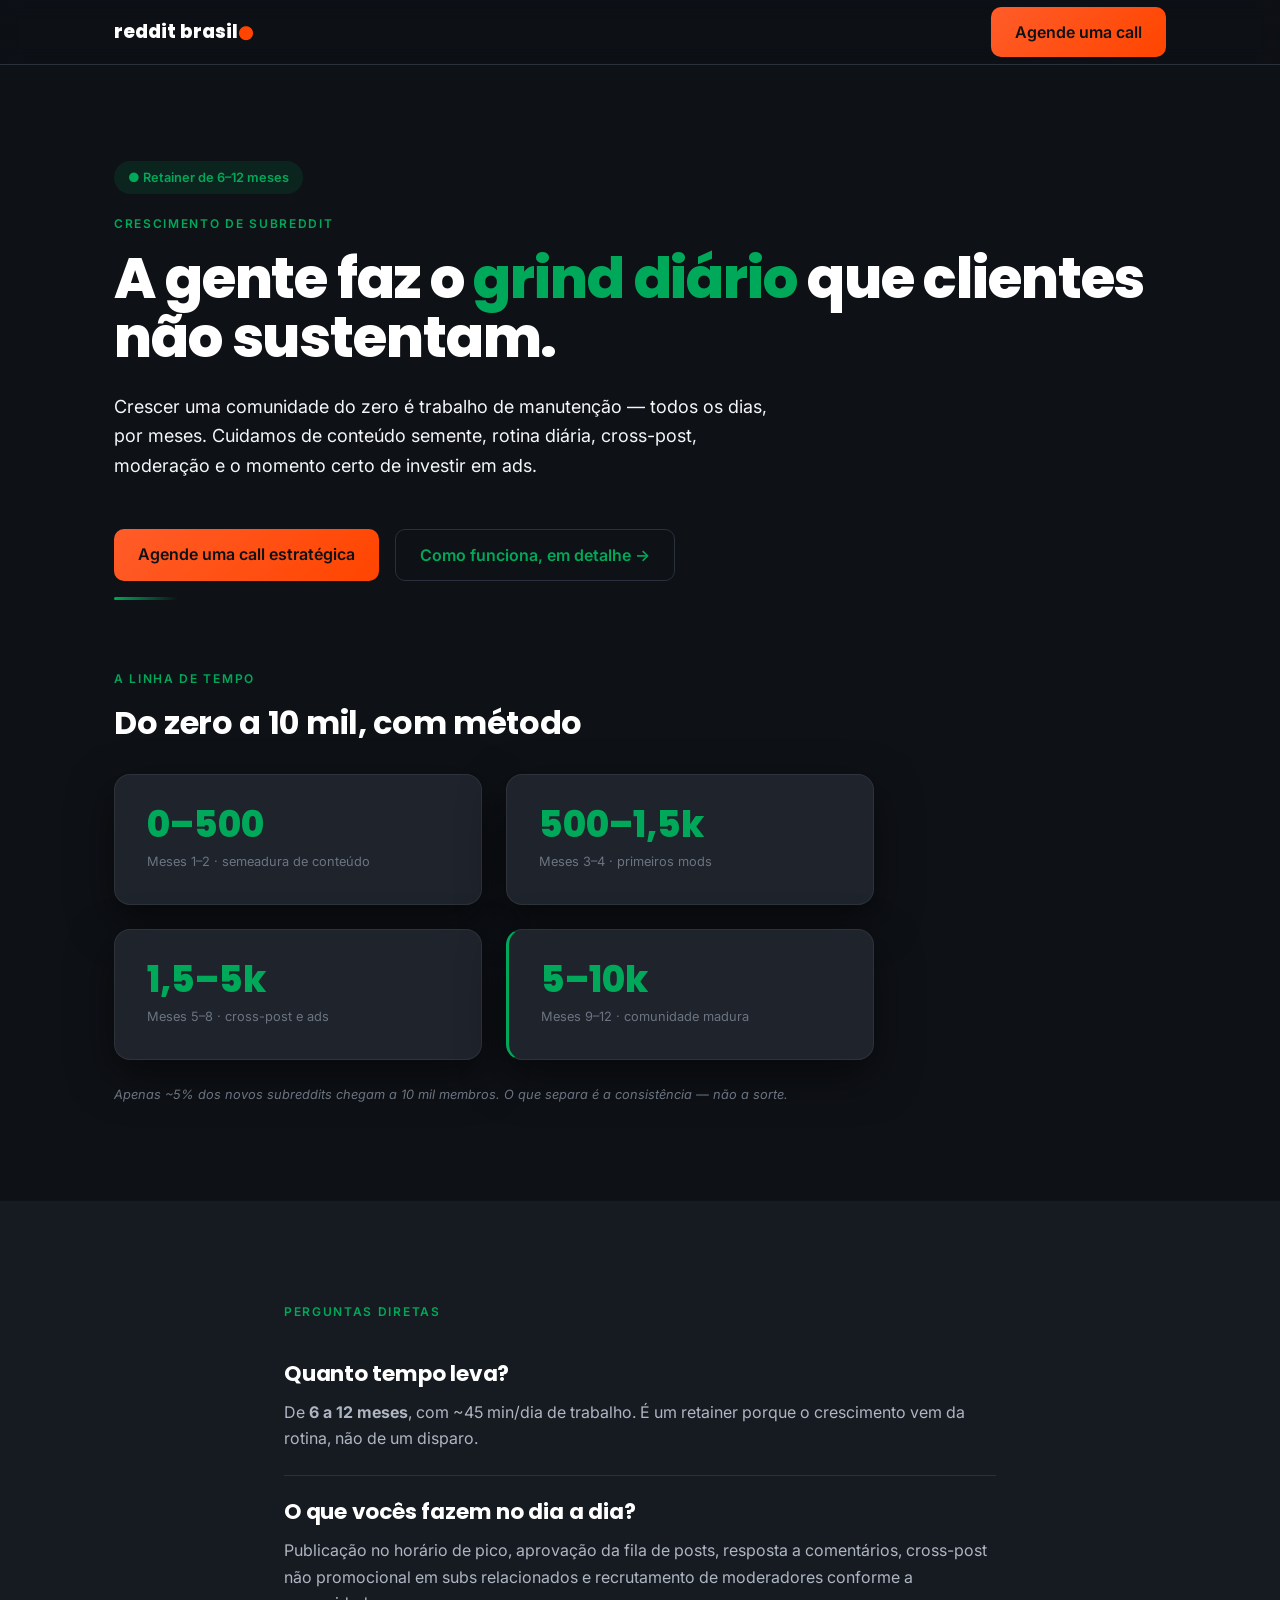
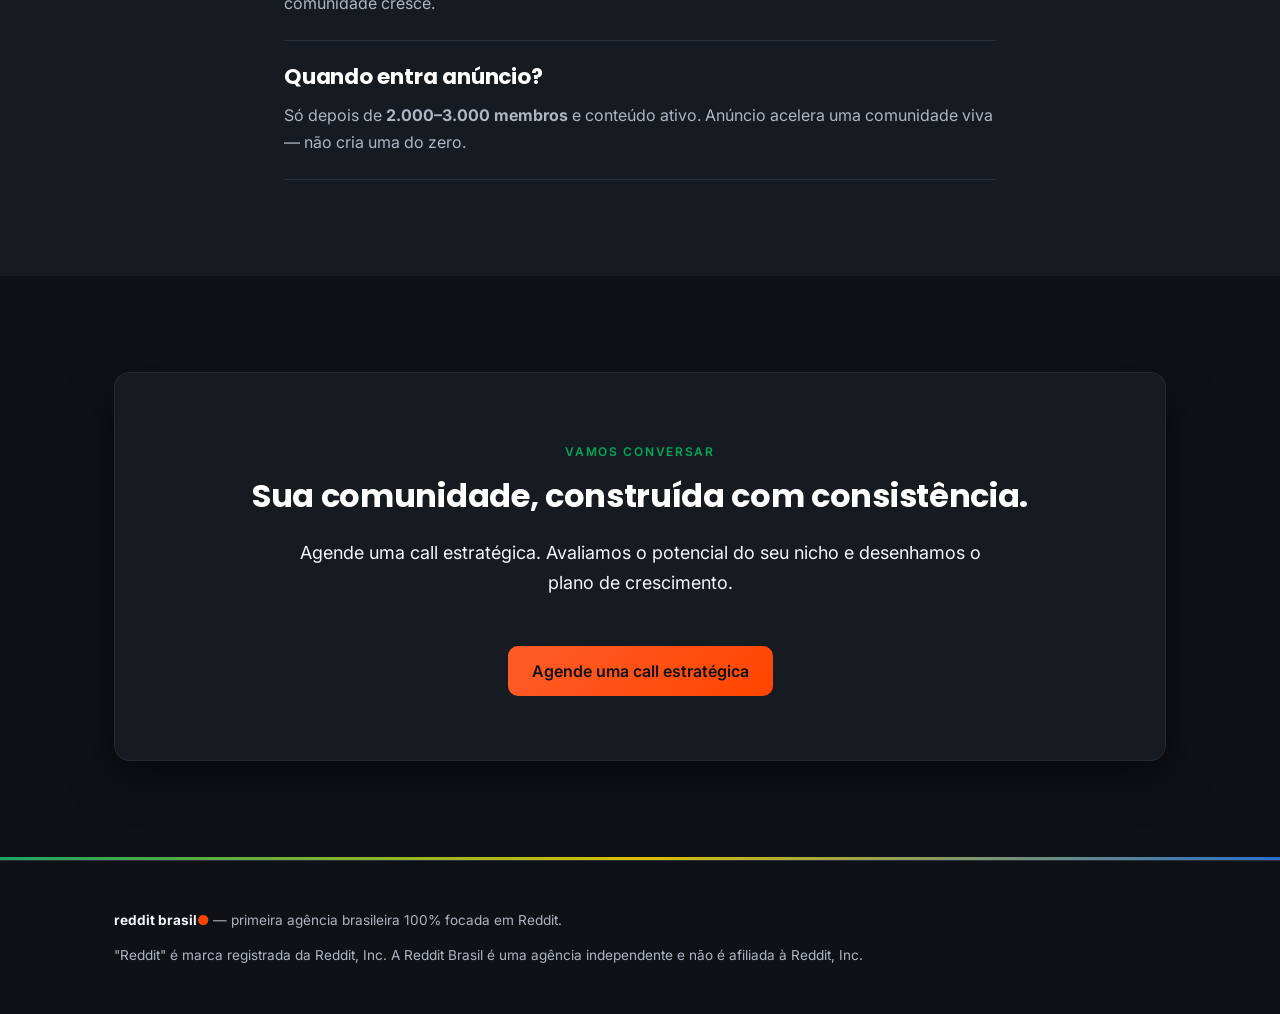
<file: crescer-subreddit/index.html>
<!DOCTYPE html>
<html lang="pt-BR">
<head>
  <meta charset="UTF-8" />
  <meta name="viewport" content="width=device-width, initial-scale=1.0" />
  <title>Crescimento de subreddit — gestão profissional da sua comunidade | Reddit Brasil</title>
  <meta name="description" content="Fazemos o grind diário de 6 a 12 meses que cresce um subreddit do zero: conteúdo semente, rotina diária, cross-post, recrutamento de mods e ads na hora certa." />
  <link rel="canonical" href="https://redditbrazil.com.br/crescer-subreddit/" />
  <meta name="robots" content="index, follow" />
  <meta property="og:type" content="website" />
  <meta property="og:locale" content="pt_BR" />
  <meta property="og:site_name" content="Reddit Brasil" />
  <meta property="og:title" content="Crescimento de subreddit — gestão profissional" />
  <meta property="og:description" content="O grind diário de 6–12 meses que cresce uma comunidade do zero — feito pela gente." />
  <meta property="og:url" content="https://redditbrazil.com.br/crescer-subreddit/" />
  <meta property="og:image" content="https://redditbrazil.com.br/og-image.png" />
  <meta name="twitter:card" content="summary_large_image" />
  <link rel="icon" href="/favicon.svg" type="image/svg+xml" />
  <link rel="preconnect" href="https://fonts.googleapis.com" />
  <link rel="preconnect" href="https://fonts.gstatic.com" crossorigin />
  <link href="https://fonts.googleapis.com/css2?family=Poppins:wght@600;700;800&family=Inter:wght@400;500;600&family=Space+Mono:wght@700&display=swap" rel="stylesheet" />
  <link rel="stylesheet" href="/assets/site.css" />
  <script type="application/ld+json">
  { "@context":"https://schema.org","@type":"Service","serviceType":"Crescimento de subreddit",
    "provider":{"@type":"Organization","name":"Reddit Brasil","url":"https://redditbrazil.com.br"},
    "areaServed":{"@type":"Country","name":"Brasil"},
    "name":"Crescimento de subreddit",
    "description":"Gestão profissional do crescimento de um subreddit do zero a dezenas de milhares de membros, com conteúdo semente, rotina diária e moderação." }
  </script>
  <script type="application/ld+json">
  { "@context":"https://schema.org","@type":"FAQPage","mainEntity":[
    {"@type":"Question","name":"Quanto tempo leva para crescer um subreddit?","acceptedAnswer":{"@type":"Answer","text":"De 6 a 12 meses para chegar à casa dos 10 mil membros, com cerca de 45 minutos de trabalho por dia. Apenas cerca de 5% dos novos subreddits chegam a 10 mil — o que separa é a consistência da rotina diária."}},
    {"@type":"Question","name":"Por que contratar uma agência para crescer um subreddit?","acceptedAnswer":{"@type":"Answer","text":"Porque o crescimento depende de um grind diário — postar, moderar, responder e fazer cross-post todos os dias por meses. É exatamente o que a maioria das marcas não consegue sustentar internamente, e onde uma agência entrega valor real."}}
  ]}
  </script>
</head>
<body>
  <header><div class="wrap nav">
    <a href="/" class="logo">reddit brasil<span class="dot">●</span></a>
    <a href="#contato" class="btn btn-reddit">Agende uma call</a>
  </div></header>

  <section class="hero"><div class="wrap">
    <span class="pill pill-verde">● Retainer de 6–12 meses</span>
    <span class="eyebrow" style="display:block;margin-top:20px;">Crescimento de Subreddit</span>
    <h1>A gente faz o <span class="verde">grind diário</span> que clientes não sustentam.</h1>
    <p class="lead">Crescer uma comunidade do zero é trabalho de manutenção — todos os dias, por meses. Cuidamos de conteúdo semente, rotina diária, cross-post, moderação e o momento certo de investir em ads.</p>
    <div class="hero-cta">
      <a href="#contato" class="btn btn-reddit">Agende uma call estratégica</a>
      <a href="/blog/como-crescer-um-subreddit-do-zero/" class="btn btn-ghost">Como funciona, em detalhe →</a>
    </div>
    <div class="strip"></div>
  </div></section>

  <section style="padding-top:0;"><div class="wrap">
    <span class="eyebrow">A linha de tempo</span>
    <h2>Do zero a 10 mil, com método</h2>
    <div class="grid grid-2" style="margin-top:var(--space-6);max-width:760px;">
      <div class="card"><div class="num">0–500</div><small>Meses 1–2 · semeadura de conteúdo</small></div>
      <div class="card"><div class="num">500–1,5k</div><small>Meses 3–4 · primeiros mods</small></div>
      <div class="card"><div class="num">1,5–5k</div><small>Meses 5–8 · cross-post e ads</small></div>
      <div class="card hl"><div class="num">5–10k</div><small>Meses 9–12 · comunidade madura</small></div>
    </div>
    <p class="muted-note">Apenas ~5% dos novos subreddits chegam a 10 mil membros. O que separa é a consistência — não a sorte.</p>
  </div></section>

  <section style="background:var(--bg-800);"><div class="wrap qa">
    <span class="eyebrow">Perguntas diretas</span>
    <div class="item"><h2>Quanto tempo leva?</h2><p>De <strong>6 a 12 meses</strong>, com ~45 min/dia de trabalho. É um retainer porque o crescimento vem da rotina, não de um disparo.</p></div>
    <div class="item"><h2>O que vocês fazem no dia a dia?</h2><p>Publicação no horário de pico, aprovação da fila de posts, resposta a comentários, cross-post não promocional em subs relacionados e recrutamento de moderadores conforme a comunidade cresce.</p></div>
    <div class="item"><h2>Quando entra anúncio?</h2><p>Só depois de <strong>2.000–3.000 membros</strong> e conteúdo ativo. Anúncio acelera uma comunidade viva — não cria uma do zero.</p></div>
  </div></section>

  <section class="cta-band" id="contato"><div class="wrap"><div class="card">
    <span class="eyebrow">Vamos conversar</span>
    <h2>Sua comunidade, construída com consistência.</h2>
    <p class="lead" style="margin:0 auto var(--space-7);">Agende uma call estratégica. Avaliamos o potencial do seu nicho e desenhamos o plano de crescimento.</p>
    <a href="mailto:contato@redditbrazil.com" class="btn btn-reddit">Agende uma call estratégica</a>
  </div></div></section>

  <div class="footstrip"></div>
  <footer><div class="wrap">
    <p><strong style="color:var(--text-200);">reddit brasil<span style="color:var(--orange-500);">●</span></strong> — primeira agência brasileira 100% focada em Reddit.</p>
    <p style="margin-top:12px;">"Reddit" é marca registrada da Reddit, Inc. A Reddit Brasil é uma agência independente e não é afiliada à Reddit, Inc.</p>
  </div></footer>
</body>
</html>
</file>
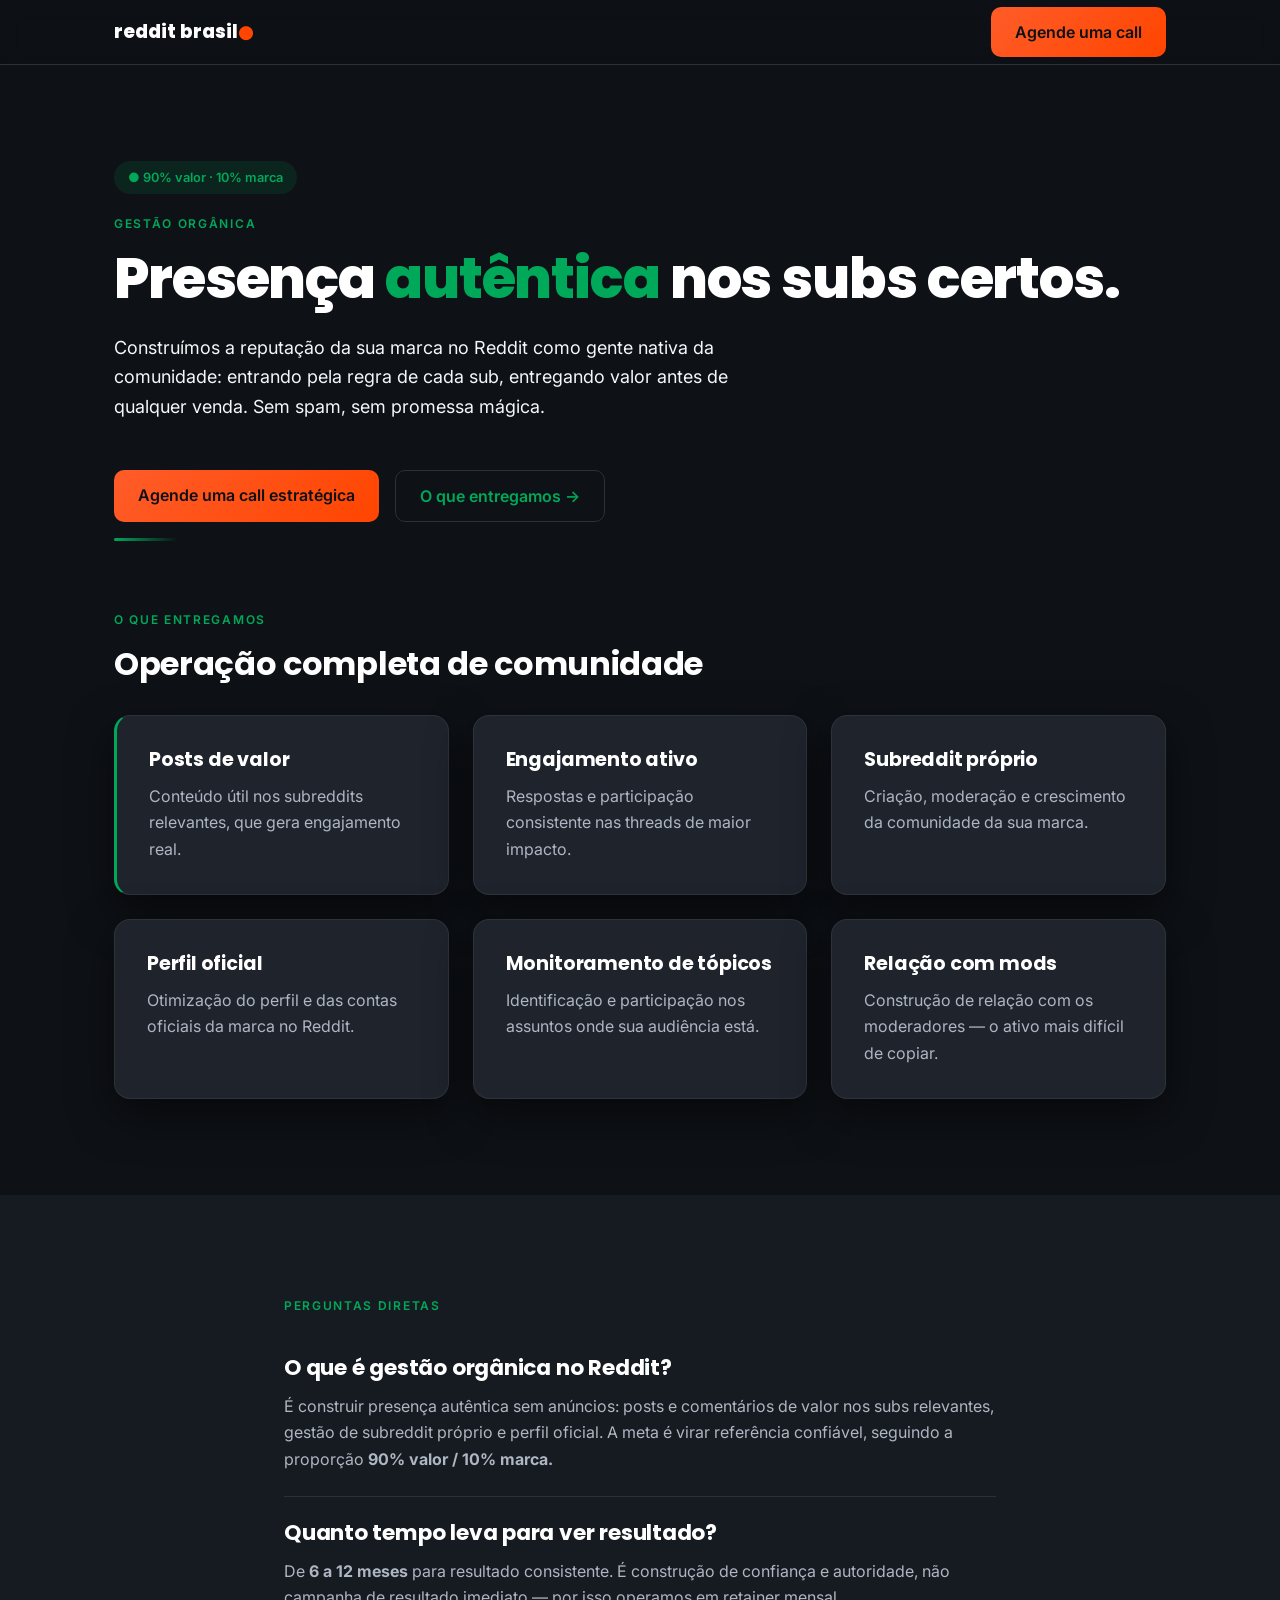
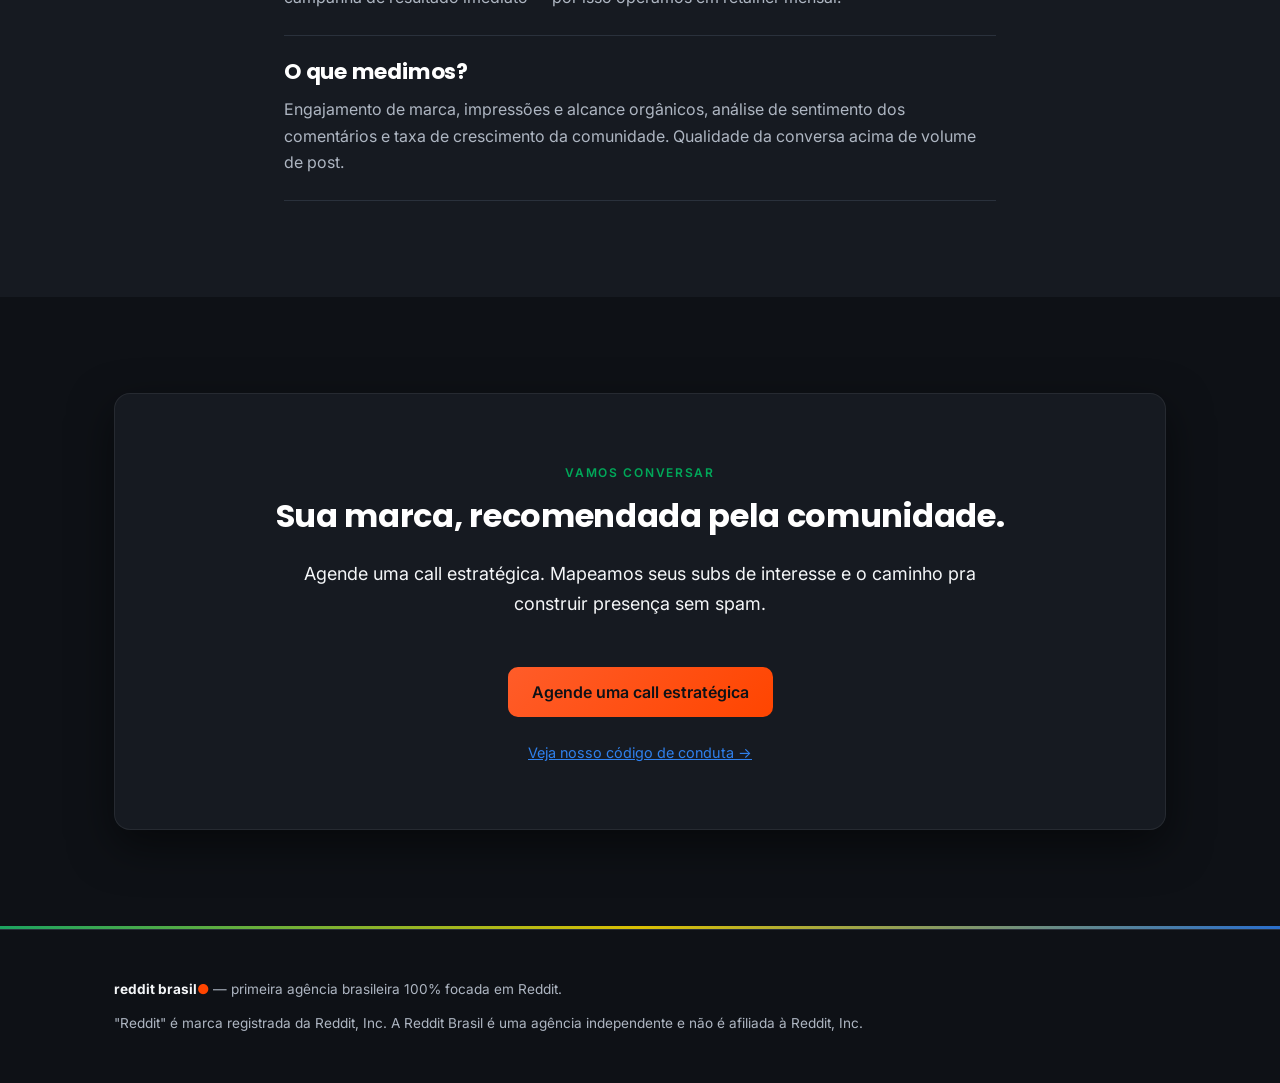
<file: gestao-organica-reddit/index.html>
<!DOCTYPE html>
<html lang="pt-BR">
<head>
  <meta charset="UTF-8" />
  <meta name="viewport" content="width=device-width, initial-scale=1.0" />
  <title>Gestão orgânica no Reddit — presença autêntica, sem spam | Reddit Brasil</title>
  <meta name="description" content="Gestão orgânica profissional no Reddit: participação de valor nos subs certos, gestão de subreddit próprio e perfil oficial. 90% valor, 10% marca — sem spam." />
  <link rel="canonical" href="https://redditbrazil.com.br/gestao-organica-reddit/" />
  <meta name="robots" content="index, follow" />
  <meta property="og:type" content="website" />
  <meta property="og:locale" content="pt_BR" />
  <meta property="og:site_name" content="Reddit Brasil" />
  <meta property="og:title" content="Gestão orgânica no Reddit — presença autêntica, sem spam" />
  <meta property="og:description" content="Participação de valor nos subs certos, conta oficial e 90% valor / 10% marca." />
  <meta property="og:url" content="https://redditbrazil.com.br/gestao-organica-reddit/" />
  <meta property="og:image" content="https://redditbrazil.com.br/og-image.png" />
  <meta name="twitter:card" content="summary_large_image" />
  <link rel="icon" href="/favicon.svg" type="image/svg+xml" />
  <link rel="preconnect" href="https://fonts.googleapis.com" />
  <link rel="preconnect" href="https://fonts.gstatic.com" crossorigin />
  <link href="https://fonts.googleapis.com/css2?family=Poppins:wght@600;700;800&family=Inter:wght@400;500;600&family=Space+Mono:wght@700&display=swap" rel="stylesheet" />
  <link rel="stylesheet" href="/assets/site.css" />
  <script type="application/ld+json">
  { "@context":"https://schema.org","@type":"Service","serviceType":"Gestão orgânica no Reddit",
    "provider":{"@type":"Organization","name":"Reddit Brasil","url":"https://redditbrazil.com.br"},
    "areaServed":{"@type":"Country","name":"Brasil"},
    "name":"Gestão orgânica no Reddit",
    "description":"Participação autêntica nos subreddits relevantes, gestão de subreddit próprio e otimização de perfil oficial, com proporção 90% valor / 10% marca." }
  </script>
  <script type="application/ld+json">
  { "@context":"https://schema.org","@type":"FAQPage","mainEntity":[
    {"@type":"Question","name":"O que é gestão orgânica no Reddit?","acceptedAnswer":{"@type":"Answer","text":"É a construção de presença autêntica de uma marca no Reddit sem usar anúncios: posts e comentários de valor nos subreddits relevantes, gestão de um subreddit próprio e otimização do perfil oficial. O objetivo é virar referência confiável na comunidade, seguindo a proporção de 90% de conteúdo de valor para 10% de menção à marca."}},
    {"@type":"Question","name":"Quanto tempo leva para ver resultado orgânico no Reddit?","acceptedAnswer":{"@type":"Answer","text":"Resultado orgânico consistente no Reddit costuma levar de 6 a 12 meses. É um trabalho de construção de confiança e autoridade na comunidade, não uma campanha de resultado imediato — por isso operamos em formato de retainer mensal."}},
    {"@type":"Question","name":"Vocês usam a conta oficial da minha empresa?","acceptedAnswer":{"@type":"Answer","text":"Sim. Trabalhamos sempre com contas oficiais identificadas e transparência sobre a afiliação à marca. Nunca usamos contas falsas, sockpuppets ou astroturfing — práticas que violam o Reddit e colocam a marca em risco."}}
  ]}
  </script>
</head>
<body>
  <header><div class="wrap nav">
    <a href="/" class="logo">reddit brasil<span class="dot">●</span></a>
    <a href="#contato" class="btn btn-reddit">Agende uma call</a>
  </div></header>

  <section class="hero"><div class="wrap">
    <span class="pill pill-verde">● 90% valor · 10% marca</span>
    <span class="eyebrow" style="display:block;margin-top:20px;">Gestão Orgânica</span>
    <h1>Presença <span class="verde">autêntica</span> nos subs certos.</h1>
    <p class="lead">Construímos a reputação da sua marca no Reddit como gente nativa da comunidade: entrando pela regra de cada sub, entregando valor antes de qualquer venda. Sem spam, sem promessa mágica.</p>
    <div class="hero-cta">
      <a href="#contato" class="btn btn-reddit">Agende uma call estratégica</a>
      <a href="#entrega" class="btn btn-ghost">O que entregamos →</a>
    </div>
    <div class="strip"></div>
  </div></section>

  <section id="entrega" style="padding-top:0;"><div class="wrap">
    <span class="eyebrow">O que entregamos</span>
    <h2>Operação completa de comunidade</h2>
    <div class="grid grid-3" style="margin-top:var(--space-6);">
      <div class="card hl"><h3>Posts de valor</h3><p>Conteúdo útil nos subreddits relevantes, que gera engajamento real.</p></div>
      <div class="card"><h3>Engajamento ativo</h3><p>Respostas e participação consistente nas threads de maior impacto.</p></div>
      <div class="card"><h3>Subreddit próprio</h3><p>Criação, moderação e crescimento da comunidade da sua marca.</p></div>
      <div class="card"><h3>Perfil oficial</h3><p>Otimização do perfil e das contas oficiais da marca no Reddit.</p></div>
      <div class="card"><h3>Monitoramento de tópicos</h3><p>Identificação e participação nos assuntos onde sua audiência está.</p></div>
      <div class="card"><h3>Relação com mods</h3><p>Construção de relação com os moderadores — o ativo mais difícil de copiar.</p></div>
    </div>
  </div></section>

  <section style="background:var(--bg-800);"><div class="wrap qa">
    <span class="eyebrow">Perguntas diretas</span>
    <div class="item"><h2>O que é gestão orgânica no Reddit?</h2><p>É construir presença autêntica sem anúncios: posts e comentários de valor nos subs relevantes, gestão de subreddit próprio e perfil oficial. A meta é virar referência confiável, seguindo a proporção <strong>90% valor / 10% marca.</strong></p></div>
    <div class="item"><h2>Quanto tempo leva para ver resultado?</h2><p>De <strong>6 a 12 meses</strong> para resultado consistente. É construção de confiança e autoridade, não campanha de resultado imediato — por isso operamos em retainer mensal.</p></div>
    <div class="item"><h2>O que medimos?</h2><p>Engajamento de marca, impressões e alcance orgânicos, análise de sentimento dos comentários e taxa de crescimento da comunidade. Qualidade da conversa acima de volume de post.</p></div>
  </div></section>

  <section class="cta-band" id="contato"><div class="wrap"><div class="card">
    <span class="eyebrow">Vamos conversar</span>
    <h2>Sua marca, recomendada pela comunidade.</h2>
    <p class="lead" style="margin:0 auto var(--space-7);">Agende uma call estratégica. Mapeamos seus subs de interesse e o caminho pra construir presença sem spam.</p>
    <a href="mailto:contato@redditbrazil.com" class="btn btn-reddit">Agende uma call estratégica</a>
    <p style="margin-top:var(--space-5);font-size:.9rem;"><a class="tlink" href="/codigo-de-conduta/">Veja nosso código de conduta →</a></p>
  </div></div></section>

  <div class="footstrip"></div>
  <footer><div class="wrap">
    <p><strong style="color:var(--text-200);">reddit brasil<span style="color:var(--orange-500);">●</span></strong> — primeira agência brasileira 100% focada em Reddit.</p>
    <p style="margin-top:12px;">"Reddit" é marca registrada da Reddit, Inc. A Reddit Brasil é uma agência independente e não é afiliada à Reddit, Inc.</p>
  </div></footer>
</body>
</html>
</file>
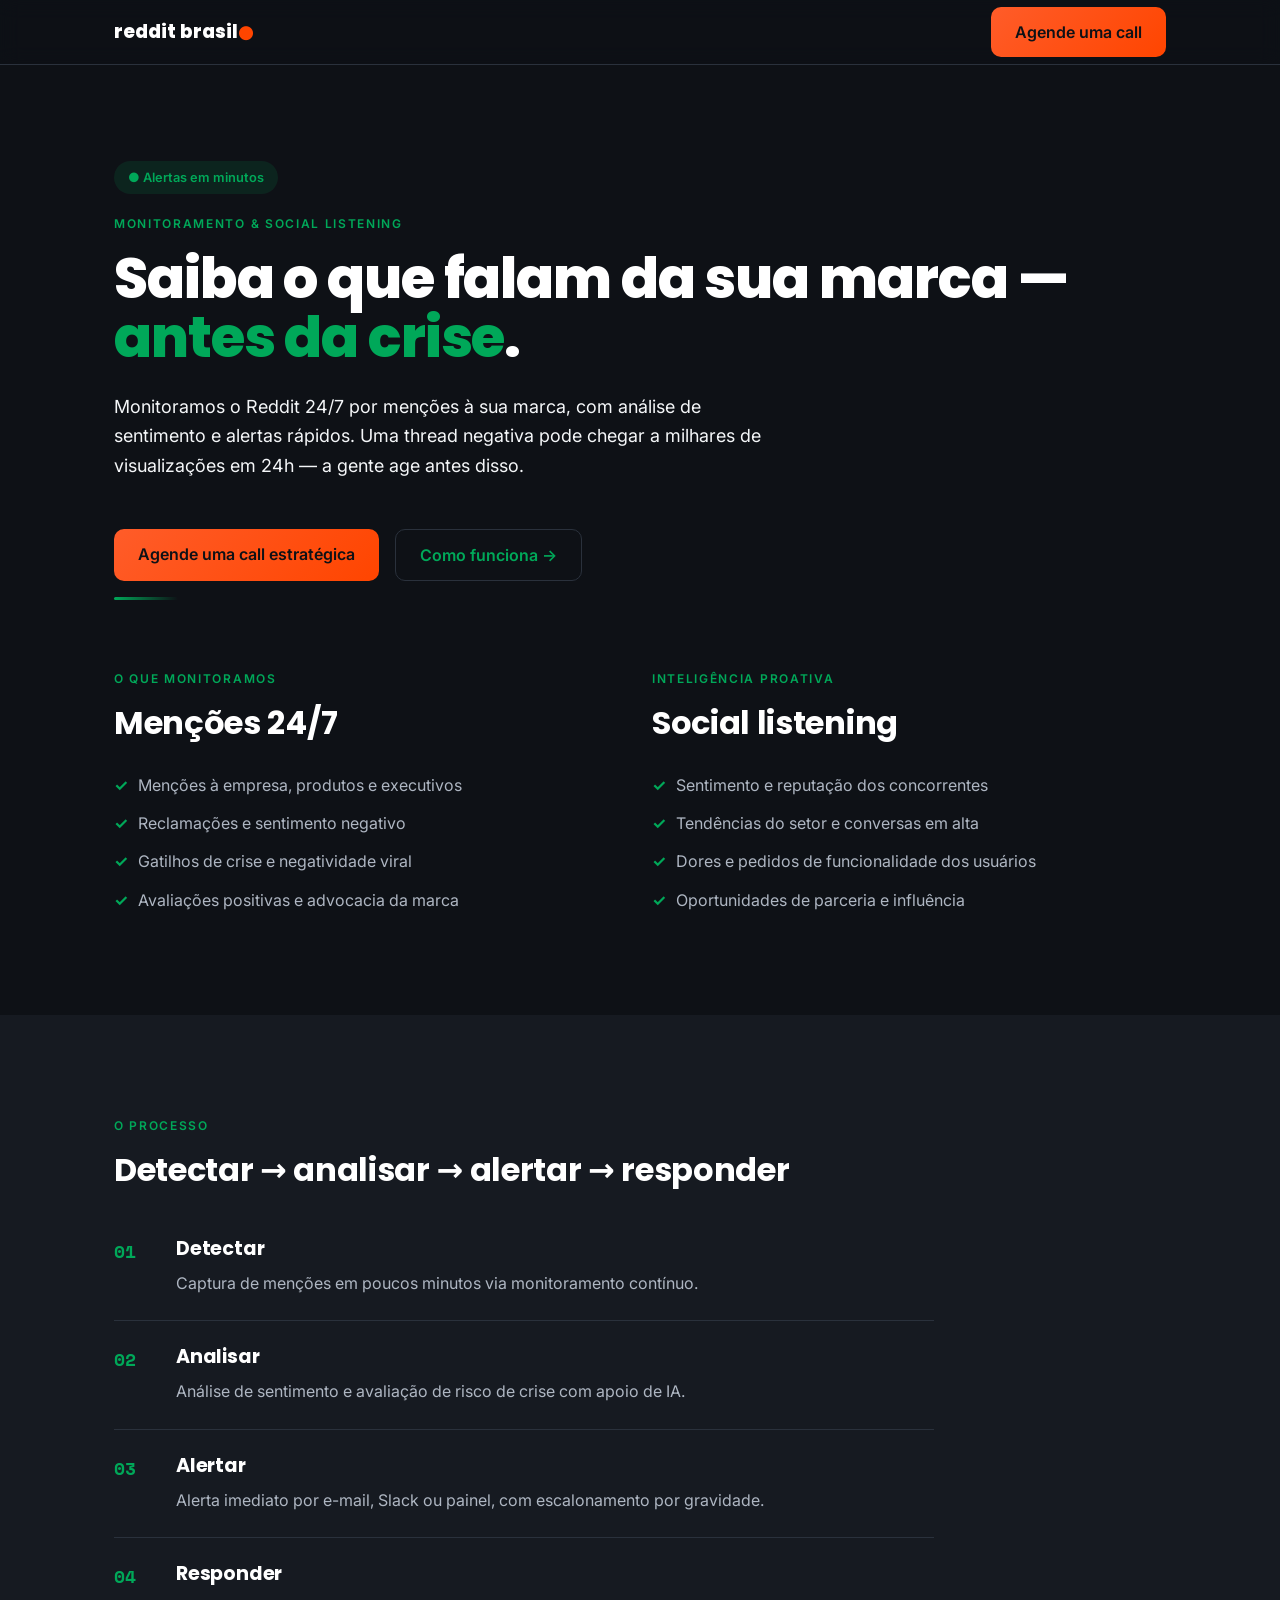
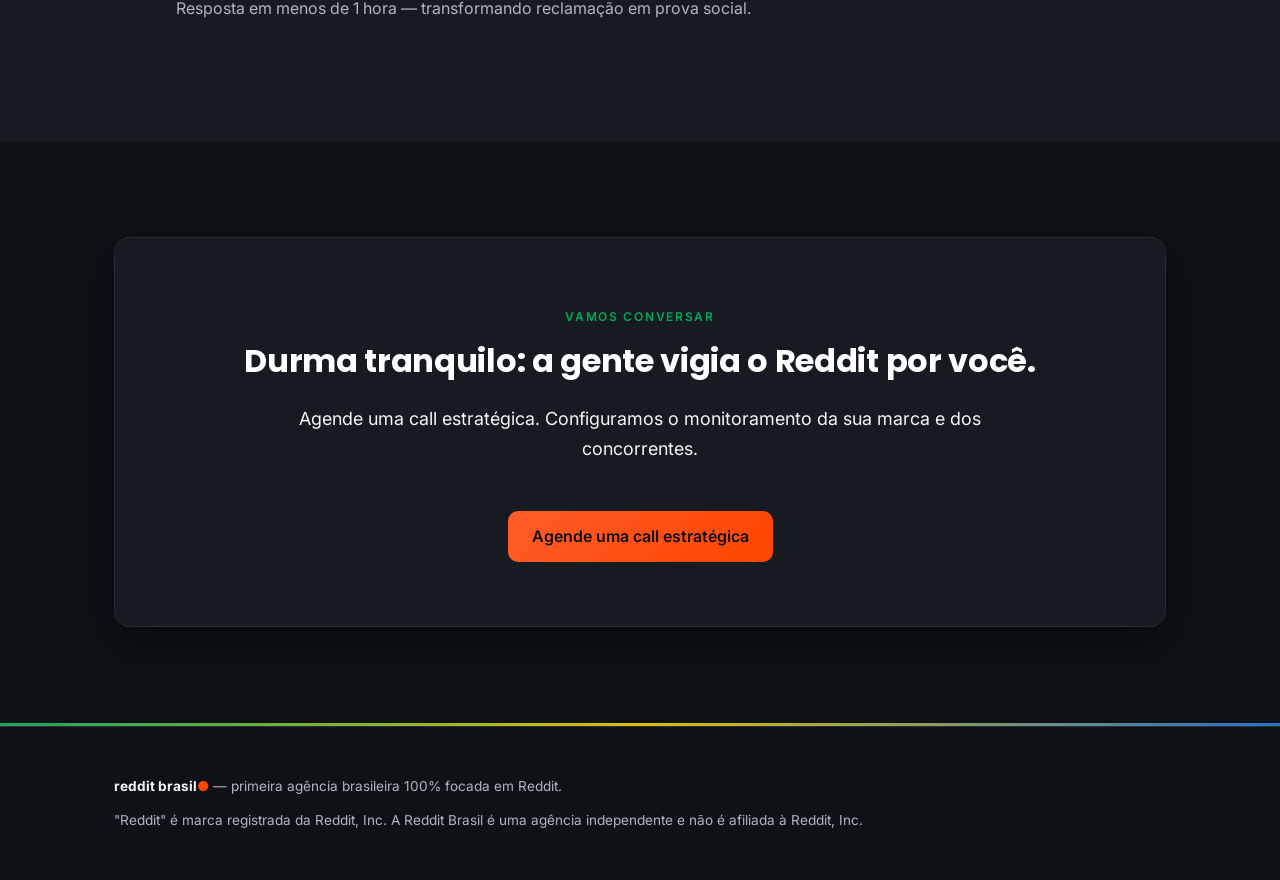
<file: monitoramento-reddit/index.html>
<!DOCTYPE html>
<html lang="pt-BR">
<head>
  <meta charset="UTF-8" />
  <meta name="viewport" content="width=device-width, initial-scale=1.0" />
  <title>Monitoramento e social listening no Reddit (24/7) | Reddit Brasil</title>
  <meta name="description" content="Monitoramento 24/7 de menções à sua marca no Reddit: alertas em minutos, análise de sentimento, inteligência competitiva e prevenção de crise." />
  <link rel="canonical" href="https://redditbrazil.com.br/monitoramento-reddit/" />
  <meta name="robots" content="index, follow" />
  <meta property="og:type" content="website" />
  <meta property="og:locale" content="pt_BR" />
  <meta property="og:site_name" content="Reddit Brasil" />
  <meta property="og:title" content="Monitoramento e social listening no Reddit (24/7)" />
  <meta property="og:description" content="Alertas em minutos, análise de sentimento e inteligência competitiva no Reddit." />
  <meta property="og:url" content="https://redditbrazil.com.br/monitoramento-reddit/" />
  <meta property="og:image" content="https://redditbrazil.com.br/og-image.png" />
  <meta name="twitter:card" content="summary_large_image" />
  <link rel="icon" href="/favicon.svg" type="image/svg+xml" />
  <link rel="preconnect" href="https://fonts.googleapis.com" />
  <link rel="preconnect" href="https://fonts.gstatic.com" crossorigin />
  <link href="https://fonts.googleapis.com/css2?family=Poppins:wght@600;700;800&family=Inter:wght@400;500;600&family=Space+Mono:wght@700&display=swap" rel="stylesheet" />
  <link rel="stylesheet" href="/assets/site.css" />
  <script type="application/ld+json">
  { "@context":"https://schema.org","@type":"Service","serviceType":"Monitoramento e social listening no Reddit",
    "provider":{"@type":"Organization","name":"Reddit Brasil","url":"https://redditbrazil.com.br"},
    "areaServed":{"@type":"Country","name":"Brasil"},
    "name":"Monitoramento e social listening no Reddit",
    "description":"Monitoramento 24/7 de menções, análise de sentimento, alertas rápidos, inteligência competitiva e prevenção de crise no Reddit." }
  </script>
  <script type="application/ld+json">
  { "@context":"https://schema.org","@type":"FAQPage","mainEntity":[
    {"@type":"Question","name":"O que é monitoramento de marca no Reddit?","acceptedAnswer":{"@type":"Answer","text":"É o acompanhamento contínuo de menções à empresa, produtos e executivos no Reddit, com análise de sentimento e alertas. Permite responder rápido a reclamações, identificar crises antes que cresçam e capturar avaliações positivas — em uma plataforma onde uma thread negativa pode atingir milhares de visualizações em 24 horas."}},
    {"@type":"Question","name":"Qual a diferença entre monitoramento e social listening?","acceptedAnswer":{"@type":"Answer","text":"Monitoramento foca em menções diretas à sua marca (reclamações, elogios, crises). Social listening é mais amplo e proativo: acompanha sentimento de concorrentes, tendências do setor, dores e pedidos de funcionalidade dos usuários e oportunidades de parceria."}},
    {"@type":"Question","name":"Quão rápido vocês detectam uma menção?","acceptedAnswer":{"@type":"Answer","text":"A detecção costuma acontecer em poucos minutos, com alerta por e-mail, Slack ou painel. Responder a uma reclamação em menos de uma hora aumenta de forma significativa a satisfação do cliente e a percepção da marca."}}
  ]}
  </script>
</head>
<body>
  <header><div class="wrap nav">
    <a href="/" class="logo">reddit brasil<span class="dot">●</span></a>
    <a href="#contato" class="btn btn-reddit">Agende uma call</a>
  </div></header>

  <section class="hero"><div class="wrap">
    <span class="pill pill-verde">● Alertas em minutos</span>
    <span class="eyebrow" style="display:block;margin-top:20px;">Monitoramento & Social Listening</span>
    <h1>Saiba o que falam da sua marca — <span class="verde">antes da crise</span>.</h1>
    <p class="lead">Monitoramos o Reddit 24/7 por menções à sua marca, com análise de sentimento e alertas rápidos. Uma thread negativa pode chegar a milhares de visualizações em 24h — a gente age antes disso.</p>
    <div class="hero-cta">
      <a href="#contato" class="btn btn-reddit">Agende uma call estratégica</a>
      <a href="#como" class="btn btn-ghost">Como funciona →</a>
    </div>
    <div class="strip"></div>
  </div></section>

  <section style="padding-top:0;"><div class="wrap grid grid-2">
    <div>
      <span class="eyebrow">O que monitoramos</span>
      <h2>Menções 24/7</h2>
      <ul class="clean">
        <li>Menções à empresa, produtos e executivos</li>
        <li>Reclamações e sentimento negativo</li>
        <li>Gatilhos de crise e negatividade viral</li>
        <li>Avaliações positivas e advocacia da marca</li>
      </ul>
    </div>
    <div>
      <span class="eyebrow">Inteligência proativa</span>
      <h2>Social listening</h2>
      <ul class="clean">
        <li>Sentimento e reputação dos concorrentes</li>
        <li>Tendências do setor e conversas em alta</li>
        <li>Dores e pedidos de funcionalidade dos usuários</li>
        <li>Oportunidades de parceria e influência</li>
      </ul>
    </div>
  </div></section>

  <section id="como" style="background:var(--bg-800);"><div class="wrap">
    <span class="eyebrow">O processo</span>
    <h2>Detectar → analisar → alertar → responder</h2>
    <div class="qa" style="max-width:820px;">
      <div class="step"><div class="n">01</div><div><h3>Detectar</h3><p>Captura de menções em poucos minutos via monitoramento contínuo.</p></div></div>
      <div class="step"><div class="n">02</div><div><h3>Analisar</h3><p>Análise de sentimento e avaliação de risco de crise com apoio de IA.</p></div></div>
      <div class="step"><div class="n">03</div><div><h3>Alertar</h3><p>Alerta imediato por e-mail, Slack ou painel, com escalonamento por gravidade.</p></div></div>
      <div class="step"><div class="n">04</div><div><h3>Responder</h3><p>Resposta em menos de 1 hora — transformando reclamação em prova social.</p></div></div>
    </div>
  </div></section>

  <section class="cta-band" id="contato"><div class="wrap"><div class="card">
    <span class="eyebrow">Vamos conversar</span>
    <h2>Durma tranquilo: a gente vigia o Reddit por você.</h2>
    <p class="lead" style="margin:0 auto var(--space-7);">Agende uma call estratégica. Configuramos o monitoramento da sua marca e dos concorrentes.</p>
    <a href="mailto:contato@redditbrazil.com" class="btn btn-reddit">Agende uma call estratégica</a>
  </div></div></section>

  <div class="footstrip"></div>
  <footer><div class="wrap">
    <p><strong style="color:var(--text-200);">reddit brasil<span style="color:var(--orange-500);">●</span></strong> — primeira agência brasileira 100% focada em Reddit.</p>
    <p style="margin-top:12px;">"Reddit" é marca registrada da Reddit, Inc. A Reddit Brasil é uma agência independente e não é afiliada à Reddit, Inc.</p>
  </div></footer>
</body>
</html>
</file>
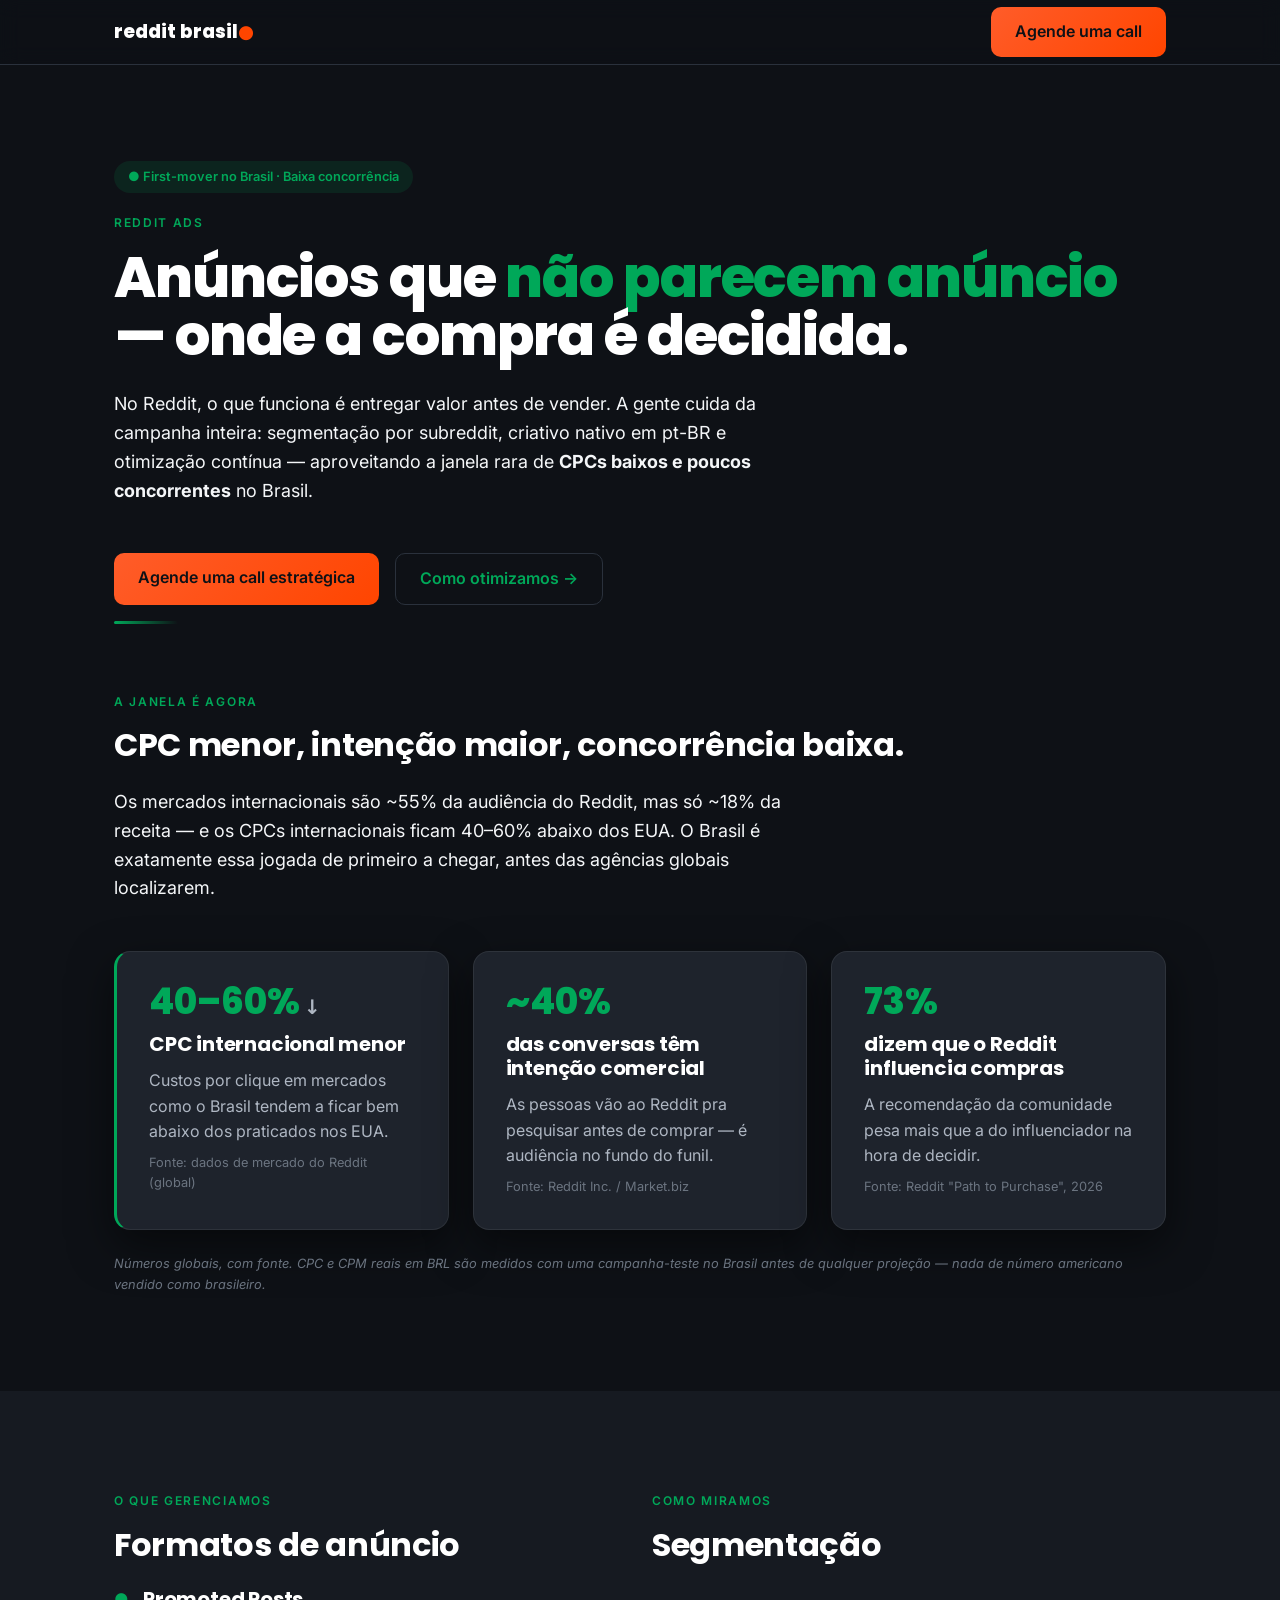
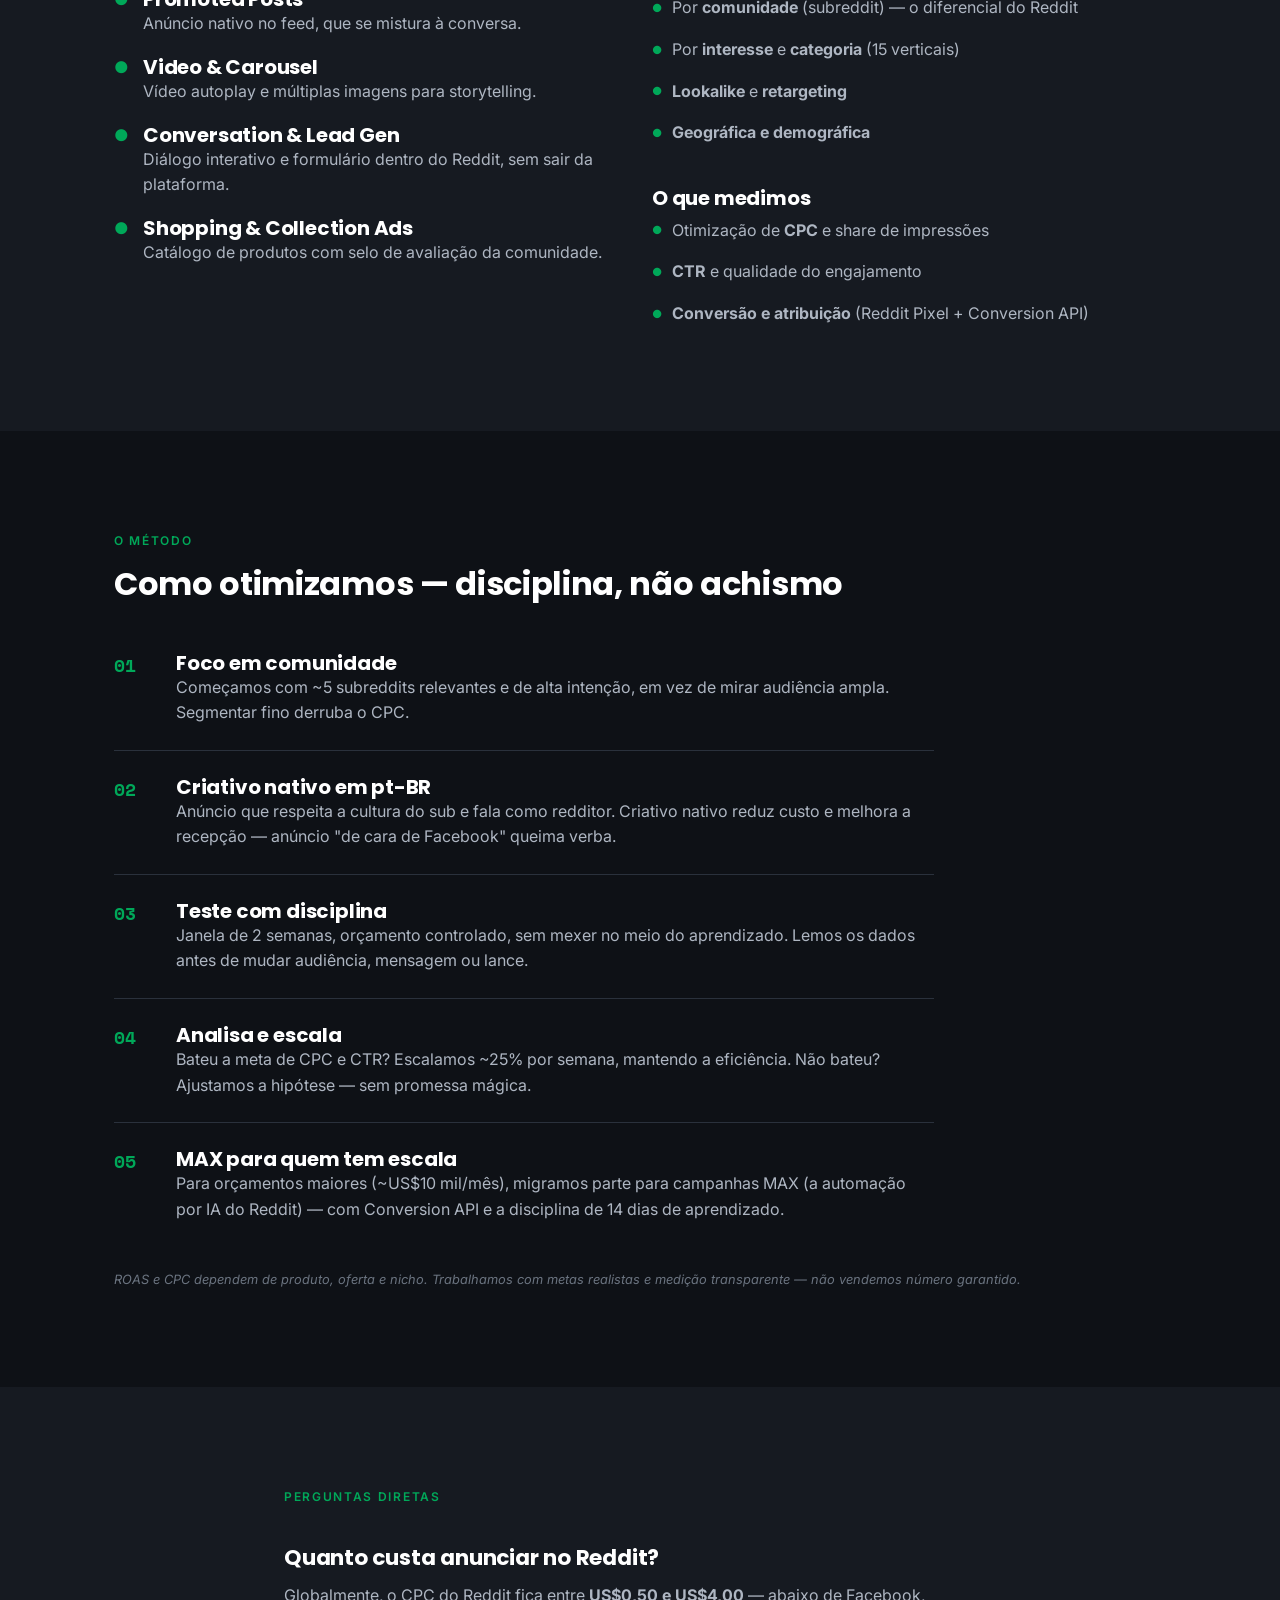
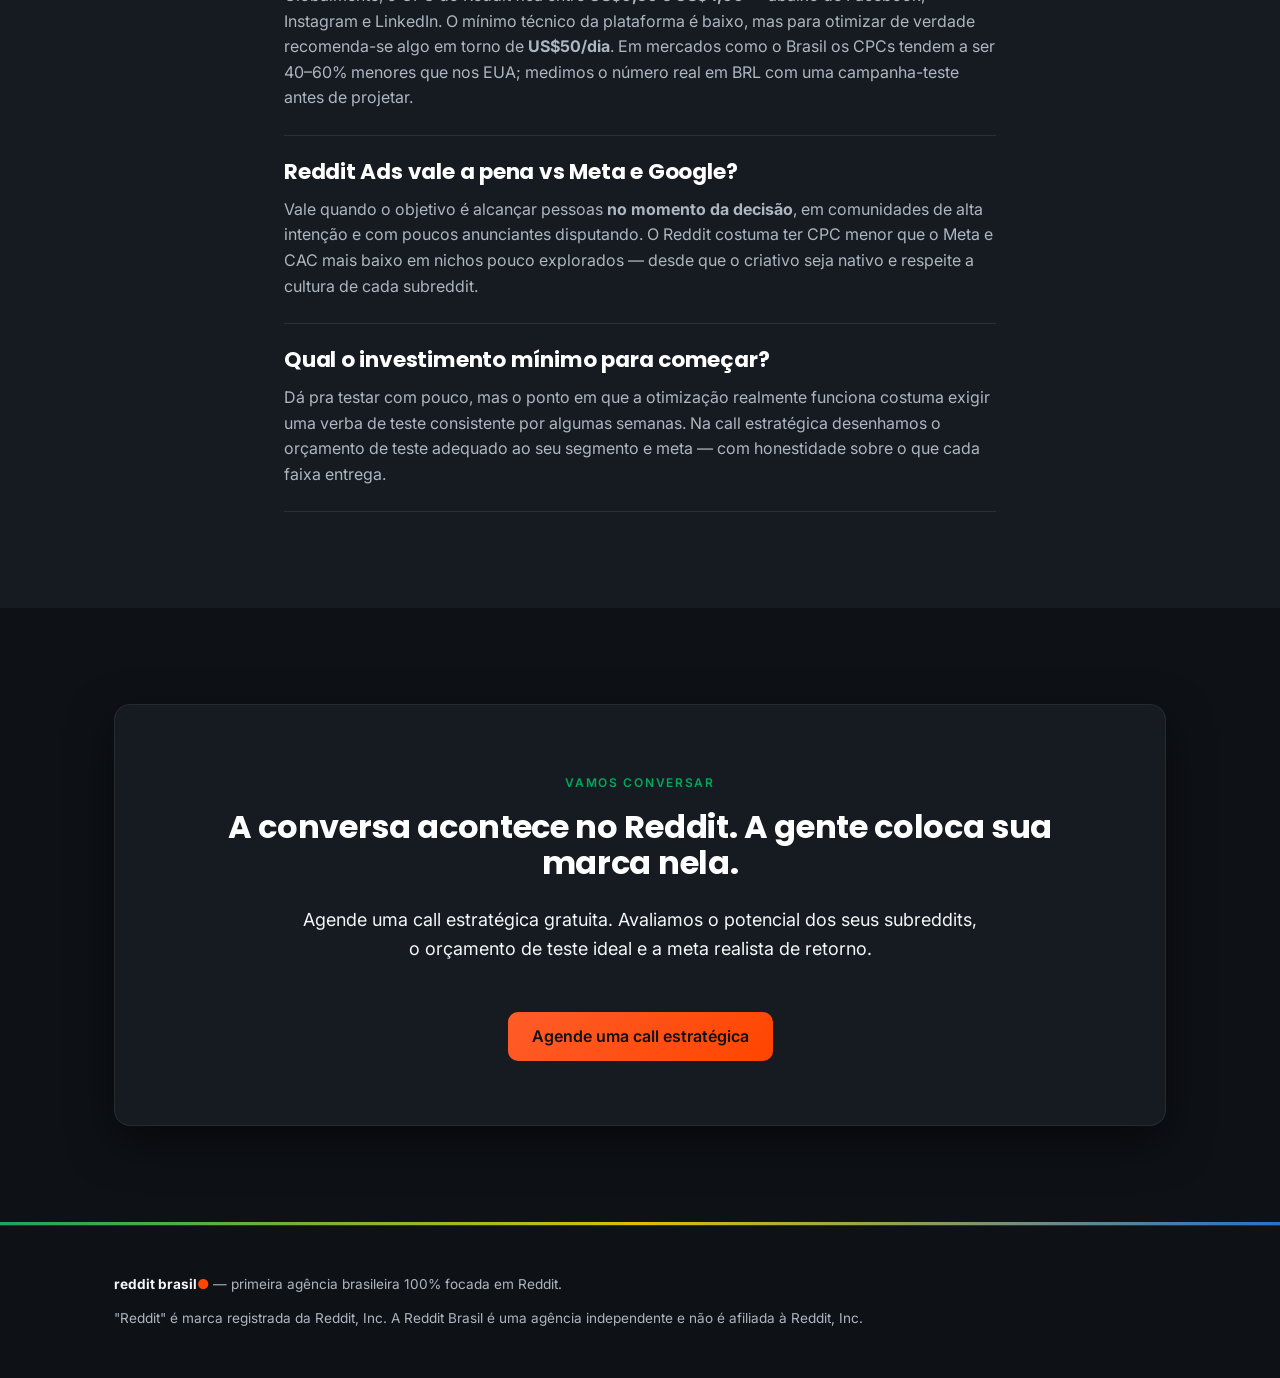
<file: reddit-ads/index.html>
<!DOCTYPE html>
<html lang="pt-BR">
<head>
  <meta charset="UTF-8" />
  <meta name="viewport" content="width=device-width, initial-scale=1.0" />

  <!-- ===== SEO ===== -->
  <title>Reddit Ads no Brasil: gestão de anúncios que não parecem anúncio | Reddit Brasil</title>
  <meta name="description" content="Gestão profissional de Reddit Ads no Brasil: segmentação por subreddit, criativo nativo em pt-BR e otimização contínua. Anúncio que entrega valor — não spam." />
  <link rel="canonical" href="https://redditbrazil.com.br/reddit-ads/" />
  <meta name="robots" content="index, follow" />

  <!-- ===== Open Graph ===== -->
  <meta property="og:type" content="website" />
  <meta property="og:locale" content="pt_BR" />
  <meta property="og:site_name" content="Reddit Brasil" />
  <meta property="og:title" content="Reddit Ads no Brasil — anúncios que não parecem anúncio" />
  <meta property="og:description" content="CPCs até 40–60% menores que nos EUA e baixa concorrência. A hora de anunciar no Reddit no Brasil é agora." />
  <meta property="og:url" content="https://redditbrazil.com.br/reddit-ads/" />
  <meta property="og:image" content="https://redditbrazil.com.br/og-image.png" />
  <meta name="twitter:card" content="summary_large_image" />

  <link rel="icon" href="/favicon.svg" type="image/svg+xml" />

  <!-- ===== Fonts ===== -->
  <link rel="preconnect" href="https://fonts.googleapis.com" />
  <link rel="preconnect" href="https://fonts.gstatic.com" crossorigin />
  <link href="https://fonts.googleapis.com/css2?family=Poppins:wght@600;700;800&family=Inter:wght@400;500;600&family=Space+Mono:wght@700&display=swap" rel="stylesheet" />

  <!-- ===== JSON-LD: Organization ===== -->
  <script type="application/ld+json">
  {
    "@context": "https://schema.org",
    "@type": "Organization",
    "name": "Reddit Brasil",
    "url": "https://redditbrazil.com.br",
    "description": "Primeira agência brasileira 100% focada em Reddit — orgânico, anúncios e GEO/AEO.",
    "areaServed": "BR",
    "knowsLanguage": "pt-BR"
  }
  </script>

  <!-- ===== JSON-LD: Service ===== -->
  <script type="application/ld+json">
  {
    "@context": "https://schema.org",
    "@type": "Service",
    "serviceType": "Gestão de Reddit Ads",
    "provider": { "@type": "Organization", "name": "Reddit Brasil", "url": "https://redditbrazil.com.br" },
    "areaServed": { "@type": "Country", "name": "Brasil" },
    "description": "Gestão completa de campanhas de Reddit Ads: segmentação por subreddit, criativo nativo em pt-BR, otimização contínua e relatórios de performance.",
    "name": "Reddit Ads no Brasil"
  }
  </script>

  <!-- ===== JSON-LD: FAQPage (alimenta citação por IA) ===== -->
  <script type="application/ld+json">
  {
    "@context": "https://schema.org",
    "@type": "FAQPage",
    "mainEntity": [
      {
        "@type": "Question",
        "name": "Quanto custa anunciar no Reddit?",
        "acceptedAnswer": { "@type": "Answer", "text": "Globalmente, o CPC do Reddit fica entre US$0,50 e US$4,00 — abaixo de Facebook, Instagram e LinkedIn. O mínimo técnico da plataforma é baixo, mas para otimizar de verdade recomenda-se algo em torno de US$50/dia. Em mercados internacionais como o Brasil, os CPCs costumam ser 40–60% menores que nos EUA; validamos os números reais em BRL com uma campanha-teste antes de qualquer proposta." }
      },
      {
        "@type": "Question",
        "name": "Reddit Ads vale a pena comparado a Meta e Google?",
        "acceptedAnswer": { "@type": "Answer", "text": "Vale quando o objetivo é alcançar pessoas no momento da decisão de compra, em comunidades de alta intenção e com baixa concorrência de anunciantes. O Reddit costuma ter CPC menor que Meta e CAC mais baixo em nichos pouco explorados — desde que o criativo seja nativo e respeite a cultura de cada subreddit." }
      },
      {
        "@type": "Question",
        "name": "Quais formatos de anúncio o Reddit oferece?",
        "acceptedAnswer": { "@type": "Answer", "text": "Promoted Posts (anúncio nativo no feed), Video Ads, Carousel Ads, Dynamic Product Ads, Conversation Ads, Lead Generation Ads (formulário dentro do Reddit) e os mais recentes Shopping Ads e Collection Ads com selo de avaliação da comunidade." }
      },
      {
        "@type": "Question",
        "name": "O que é uma campanha MAX no Reddit?",
        "acceptedAnswer": { "@type": "Answer", "text": "MAX é a campanha automatizada por IA do Reddit, equivalente ao Performance Max do Google. Entrega melhores resultados que campanhas padrão, mas exige pré-requisitos: orçamento na casa de US$10 mil/mês, Conversion API instalada, volume mínimo de conversões e disciplina de 14 dias de aprendizado sem alterações." }
      }
    ]
  }
  </script>

  <!-- ===== JSON-LD: Breadcrumb ===== -->
  <script type="application/ld+json">
  {
    "@context": "https://schema.org",
    "@type": "BreadcrumbList",
    "itemListElement": [
      { "@type": "ListItem", "position": 1, "name": "Início", "item": "https://redditbrazil.com.br/" },
      { "@type": "ListItem", "position": 2, "name": "Serviços", "item": "https://redditbrazil.com.br/servicos" },
      { "@type": "ListItem", "position": 3, "name": "Reddit Ads", "item": "https://redditbrazil.com.br/reddit-ads/" }
    ]
  }
  </script>

  <style>
    :root{
      --verde-vivo:#00A859; --verde-400:#1FBE6E; --verde-600:#008A48; --verde-100:rgba(0,168,89,.12); --verde:#009C3B;
      --amarelo:#FFDF00; --amarelo-400:#FFE84D;
      --orange-500:#FF4500; --orange-400:#FF5C29; --orange-600:#E03D00; --orange-100:rgba(255,69,0,.10);
      --azul-vivo:#2F80ED;
      --bg-900:#0E1116; --bg-800:#161A21; --bg-700:#1E232C; --bg-600:#2A313C;
      --text-100:#FFFFFF; --text-200:#F4F6F8; --text-300:#AEB6C2; --text-400:#6B7480;
      --font-display:"Poppins","Montserrat",system-ui,sans-serif;
      --font-body:"Inter",system-ui,sans-serif;
      --font-mono:"Space Mono",ui-monospace,monospace;
      --space-4:16px; --space-5:24px; --space-6:32px; --space-7:48px; --space-8:64px; --space-9:96px;
      --radius-sm:6px; --radius-md:10px; --radius-lg:16px; --radius-xl:24px; --radius-pill:999px;
      --shadow-card:0 16px 44px rgba(0,0,0,.5);
      --glow-orange:0 0 0 1px rgba(255,69,0,.4),0 8px 30px rgba(255,69,0,.25);
      --glow-green:0 0 0 1px rgba(0,168,89,.30),0 10px 40px rgba(0,168,89,.18);
      --grad-verde:linear-gradient(135deg,#1FBE6E 0%,#00A859 100%);
      --grad-brasa:linear-gradient(135deg,#FF5C29 0%,#FF4500 100%);
      --grad-brasil:linear-gradient(90deg,#1FBE6E 0%,#FFDF00 50%,#2F80ED 100%);
    }
    *{ box-sizing:border-box; margin:0; padding:0; }
    html{ scroll-behavior:smooth; }
    body{
      font-family:var(--font-body); background:var(--bg-900); color:var(--text-200); line-height:1.6;
      -webkit-font-smoothing:antialiased;
      background-image:radial-gradient(700px 320px at 85% -12%, rgba(0,168,89,.10), transparent 60%);
      background-repeat:no-repeat;
    }
    .wrap{ max-width:1100px; margin:0 auto; padding:0 24px; }
    section{ padding:var(--space-9) 0; }
    h1,h2,h3{ font-family:var(--font-display); color:var(--text-100); letter-spacing:-.01em; }
    h1{ font-size:clamp(2.25rem,5vw,3.5rem); font-weight:800; line-height:1.05; letter-spacing:-.02em; }
    h2{ font-size:clamp(1.6rem,3vw,2rem); font-weight:700; line-height:1.15; margin-bottom:var(--space-5); }
    h3{ font-size:1.25rem; font-weight:700; line-height:1.2; }
    p{ color:var(--text-300); }
    .lead{ font-size:1.125rem; color:var(--text-200); max-width:62ch; }
    .verde{ color:var(--verde-vivo); }
    .reddit{ color:var(--orange-500); }
    .amarelo{ color:var(--amarelo); }
    .eyebrow{ font-size:.75rem; font-weight:600; letter-spacing:.14em; text-transform:uppercase; color:var(--verde-vivo); margin-bottom:var(--space-4); display:inline-block; }
    .strip{ height:3px; width:64px; background:linear-gradient(90deg,#00A859,transparent); margin-top:var(--space-4); border-radius:2px; }
    header{ position:sticky; top:0; z-index:10; backdrop-filter:blur(10px); background:rgba(14,17,22,.7); border-bottom:1px solid var(--bg-600); }
    .nav{ display:flex; align-items:center; justify-content:space-between; height:64px; }
    .logo{ font-family:var(--font-display); font-weight:800; font-size:1.15rem; color:var(--text-100); text-decoration:none; }
    .logo .dot{ color:var(--orange-500); }
    .btn{ display:inline-block; font-weight:600; text-decoration:none; padding:12px 24px; border-radius:var(--radius-md); transition:.18s; }
    .btn-reddit{ background:var(--grad-brasa); color:var(--bg-900); }
    .btn-reddit:hover{ box-shadow:var(--glow-orange); }
    .btn-ghost{ color:var(--verde-vivo); border:1px solid var(--bg-600); }
    .btn-ghost:hover{ border-color:var(--verde-vivo); box-shadow:var(--glow-green); }
    .hero{ padding-top:var(--space-9); padding-bottom:var(--space-8); }
    .hero .lead{ margin-top:var(--space-5); }
    .hero-cta{ margin-top:var(--space-7); display:flex; gap:16px; flex-wrap:wrap; }
    .pill{ display:inline-flex; align-items:center; gap:8px; font-size:.8rem; font-weight:600; padding:6px 14px; border-radius:var(--radius-pill); }
    .pill-verde{ color:var(--verde-vivo); background:var(--verde-100); }
    .grid{ display:grid; gap:24px; }
    .grid-3{ grid-template-columns:repeat(auto-fit,minmax(260px,1fr)); }
    .grid-2{ grid-template-columns:repeat(auto-fit,minmax(280px,1fr)); }
    .card{ background:var(--bg-700); border:1px solid rgba(255,255,255,.07); border-radius:var(--radius-lg); padding:var(--space-6); box-shadow:var(--shadow-card); }
    .card.hl{ border-left:3px solid var(--verde-vivo); }
    .card h3{ margin-bottom:12px; }
    .card .num{ font-family:var(--font-display); font-weight:800; font-size:2.25rem; color:var(--verde-vivo); line-height:1; }
    .card .num .u{ color:var(--text-300); font-size:1.25rem; }
    .card small{ display:block; color:var(--text-400); font-size:.8rem; margin-top:8px; }
    .fmt{ display:flex; gap:14px; align-items:flex-start; }
    .fmt .dotmark{ color:var(--verde-vivo); font-weight:800; }
    .step{ display:flex; gap:20px; padding:var(--space-5) 0; border-bottom:1px solid var(--bg-600); }
    .step:last-child{ border-bottom:none; }
    .step .n{ font-family:var(--font-mono); font-weight:700; color:var(--verde-vivo); font-size:1.1rem; min-width:42px; }
    .qa{ max-width:760px; }
    .qa .item{ padding:var(--space-5) 0; border-bottom:1px solid var(--bg-600); }
    .qa h2{ margin-bottom:12px; font-size:1.35rem; }
    .cta-band{ text-align:center; }
    .cta-band .card{ background:var(--bg-800); padding:var(--space-8); }
    footer{ border-top:1px solid var(--bg-600); padding:var(--space-7) 0; color:var(--text-400); font-size:.85rem; }
    .footstrip{ height:3px; background:var(--grad-brasil); opacity:.85; }
    .muted-note{ font-size:.8rem; color:var(--text-400); font-style:italic; margin-top:var(--space-5); }
    ul.clean{ list-style:none; }
    ul.clean li{ padding:8px 0; color:var(--text-300); }
    ul.clean li::before{ content:"●"; color:var(--verde-vivo); margin-right:10px; font-size:.7rem; vertical-align:middle; }
  </style>
</head>
<body>

  <header>
    <div class="wrap nav">
      <a href="/" class="logo">reddit brasil<span class="dot">●</span></a>
      <a href="#contato" class="btn btn-reddit">Agende uma call</a>
    </div>
  </header>

  <!-- HERO -->
  <section class="hero">
    <div class="wrap">
      <span class="pill pill-verde">● First-mover no Brasil · Baixa concorrência</span>
      <span class="eyebrow" style="display:block;margin-top:20px;">Reddit Ads</span>
      <h1>Anúncios que <span class="verde">não parecem anúncio</span> — onde a compra é decidida.</h1>
      <p class="lead">No Reddit, o que funciona é entregar valor antes de vender. A gente cuida da campanha inteira: segmentação por subreddit, criativo nativo em pt-BR e otimização contínua — aproveitando a janela rara de <strong>CPCs baixos e poucos concorrentes</strong> no Brasil.</p>
      <div class="hero-cta">
        <a href="#contato" class="btn btn-reddit">Agende uma call estratégica</a>
        <a href="#metodo" class="btn btn-ghost">Como otimizamos →</a>
      </div>
      <div class="strip"></div>
    </div>
  </section>

  <!-- POR QUE AGORA / BENCHMARKS -->
  <section style="padding-top:0;">
    <div class="wrap">
      <span class="eyebrow">A janela é agora</span>
      <h2>CPC menor, intenção maior, concorrência baixa.</h2>
      <p class="lead" style="margin-bottom:var(--space-7);">Os mercados internacionais são ~55% da audiência do Reddit, mas só ~18% da receita — e os CPCs internacionais ficam 40–60% abaixo dos EUA. O Brasil é exatamente essa jogada de primeiro a chegar, antes das agências globais localizarem.</p>

      <div class="grid grid-3">
        <div class="card hl">
          <div class="num">40–60%<span class="u"> ↓</span></div>
          <h3 style="margin-top:12px;">CPC internacional menor</h3>
          <p>Custos por clique em mercados como o Brasil tendem a ficar bem abaixo dos praticados nos EUA.</p>
          <small>Fonte: dados de mercado do Reddit (global)</small>
        </div>
        <div class="card">
          <div class="num">~40%<span class="u"></span></div>
          <h3 style="margin-top:12px;">das conversas têm intenção comercial</h3>
          <p>As pessoas vão ao Reddit pra pesquisar antes de comprar — é audiência no fundo do funil.</p>
          <small>Fonte: Reddit Inc. / Market.biz</small>
        </div>
        <div class="card">
          <div class="num">73%<span class="u"></span></div>
          <h3 style="margin-top:12px;">dizem que o Reddit influencia compras</h3>
          <p>A recomendação da comunidade pesa mais que a do influenciador na hora de decidir.</p>
          <small>Fonte: Reddit "Path to Purchase", 2026</small>
        </div>
      </div>
      <p class="muted-note">Números globais, com fonte. CPC e CPM reais em BRL são medidos com uma campanha-teste no Brasil antes de qualquer projeção — nada de número americano vendido como brasileiro.</p>
    </div>
  </section>

  <!-- FORMATOS + SEGMENTAÇÃO -->
  <section style="background:var(--bg-800);">
    <div class="wrap grid grid-2">
      <div>
        <span class="eyebrow">O que gerenciamos</span>
        <h2>Formatos de anúncio</h2>
        <div class="fmt"><span class="dotmark">●</span><div><h3>Promoted Posts</h3><p>Anúncio nativo no feed, que se mistura à conversa.</p></div></div>
        <div class="fmt" style="margin-top:18px;"><span class="dotmark">●</span><div><h3>Video &amp; Carousel</h3><p>Vídeo autoplay e múltiplas imagens para storytelling.</p></div></div>
        <div class="fmt" style="margin-top:18px;"><span class="dotmark">●</span><div><h3>Conversation &amp; Lead Gen</h3><p>Diálogo interativo e formulário dentro do Reddit, sem sair da plataforma.</p></div></div>
        <div class="fmt" style="margin-top:18px;"><span class="dotmark">●</span><div><h3>Shopping &amp; Collection Ads</h3><p>Catálogo de produtos com selo de avaliação da comunidade.</p></div></div>
      </div>
      <div>
        <span class="eyebrow">Como miramos</span>
        <h2>Segmentação</h2>
        <ul class="clean">
          <li>Por <strong>comunidade</strong> (subreddit) — o diferencial do Reddit</li>
          <li>Por <strong>interesse</strong> e <strong>categoria</strong> (15 verticais)</li>
          <li><strong>Lookalike</strong> e <strong>retargeting</strong></li>
          <li><strong>Geográfica e demográfica</strong></li>
        </ul>
        <h3 style="margin-top:var(--space-6);">O que medimos</h3>
        <ul class="clean">
          <li>Otimização de <strong>CPC</strong> e share de impressões</li>
          <li><strong>CTR</strong> e qualidade do engajamento</li>
          <li><strong>Conversão e atribuição</strong> (Reddit Pixel + Conversion API)</li>
        </ul>
      </div>
    </div>
  </section>

  <!-- MÉTODO / EFFICIENCY FRAMEWORK -->
  <section id="metodo">
    <div class="wrap">
      <span class="eyebrow">O método</span>
      <h2>Como otimizamos — disciplina, não achismo</h2>
      <div class="qa" style="max-width:820px;">
        <div class="step"><div class="n">01</div><div><h3>Foco em comunidade</h3><p>Começamos com ~5 subreddits relevantes e de alta intenção, em vez de mirar audiência ampla. Segmentar fino derruba o CPC.</p></div></div>
        <div class="step"><div class="n">02</div><div><h3>Criativo nativo em pt-BR</h3><p>Anúncio que respeita a cultura do sub e fala como redditor. Criativo nativo reduz custo e melhora a recepção — anúncio "de cara de Facebook" queima verba.</p></div></div>
        <div class="step"><div class="n">03</div><div><h3>Teste com disciplina</h3><p>Janela de 2 semanas, orçamento controlado, sem mexer no meio do aprendizado. Lemos os dados antes de mudar audiência, mensagem ou lance.</p></div></div>
        <div class="step"><div class="n">04</div><div><h3>Analisa e escala</h3><p>Bateu a meta de CPC e CTR? Escalamos ~25% por semana, mantendo a eficiência. Não bateu? Ajustamos a hipótese — sem promessa mágica.</p></div></div>
        <div class="step"><div class="n">05</div><div><h3>MAX para quem tem escala</h3><p>Para orçamentos maiores (~US$10 mil/mês), migramos parte para campanhas MAX (a automação por IA do Reddit) — com Conversion API e a disciplina de 14 dias de aprendizado.</p></div></div>
      </div>
      <p class="muted-note">ROAS e CPC dependem de produto, oferta e nicho. Trabalhamos com metas realistas e medição transparente — não vendemos número garantido.</p>
    </div>
  </section>

  <!-- AEO Q&A -->
  <section style="background:var(--bg-800);">
    <div class="wrap qa">
      <span class="eyebrow">Perguntas diretas</span>

      <div class="item">
        <h2>Quanto custa anunciar no Reddit?</h2>
        <p>Globalmente, o CPC do Reddit fica entre <strong>US$0,50 e US$4,00</strong> — abaixo de Facebook, Instagram e LinkedIn. O mínimo técnico da plataforma é baixo, mas para otimizar de verdade recomenda-se algo em torno de <strong>US$50/dia</strong>. Em mercados como o Brasil os CPCs tendem a ser 40–60% menores que nos EUA; medimos o número real em BRL com uma campanha-teste antes de projetar.</p>
      </div>

      <div class="item">
        <h2>Reddit Ads vale a pena vs Meta e Google?</h2>
        <p>Vale quando o objetivo é alcançar pessoas <strong>no momento da decisão</strong>, em comunidades de alta intenção e com poucos anunciantes disputando. O Reddit costuma ter CPC menor que o Meta e CAC mais baixo em nichos pouco explorados — desde que o criativo seja nativo e respeite a cultura de cada subreddit.</p>
      </div>

      <div class="item">
        <h2>Qual o investimento mínimo para começar?</h2>
        <p>Dá pra testar com pouco, mas o ponto em que a otimização realmente funciona costuma exigir uma verba de teste consistente por algumas semanas. Na call estratégica desenhamos o orçamento de teste adequado ao seu segmento e meta — com honestidade sobre o que cada faixa entrega.</p>
      </div>
    </div>
  </section>

  <!-- CTA -->
  <section id="contato" class="cta-band">
    <div class="wrap">
      <div class="card">
        <span class="eyebrow">Vamos conversar</span>
        <h2>A conversa acontece no Reddit. A gente coloca sua marca nela.</h2>
        <p class="lead" style="margin:0 auto var(--space-7);">Agende uma call estratégica gratuita. Avaliamos o potencial dos seus subreddits, o orçamento de teste ideal e a meta realista de retorno.</p>
        <a href="mailto:contato@redditbrazil.com" class="btn btn-reddit">Agende uma call estratégica</a>
      </div>
    </div>
  </section>

  <div class="footstrip"></div>
  <footer>
    <div class="wrap">
      <p><strong style="color:var(--text-200);">reddit brasil<span style="color:var(--orange-500);">●</span></strong> — primeira agência brasileira 100% focada em Reddit.</p>
      <p style="margin-top:12px;">"Reddit" é marca registrada da Reddit, Inc. A Reddit Brasil é uma agência independente e não é afiliada à Reddit, Inc.</p>
    </div>
  </footer>

</body>
</html>
</file>
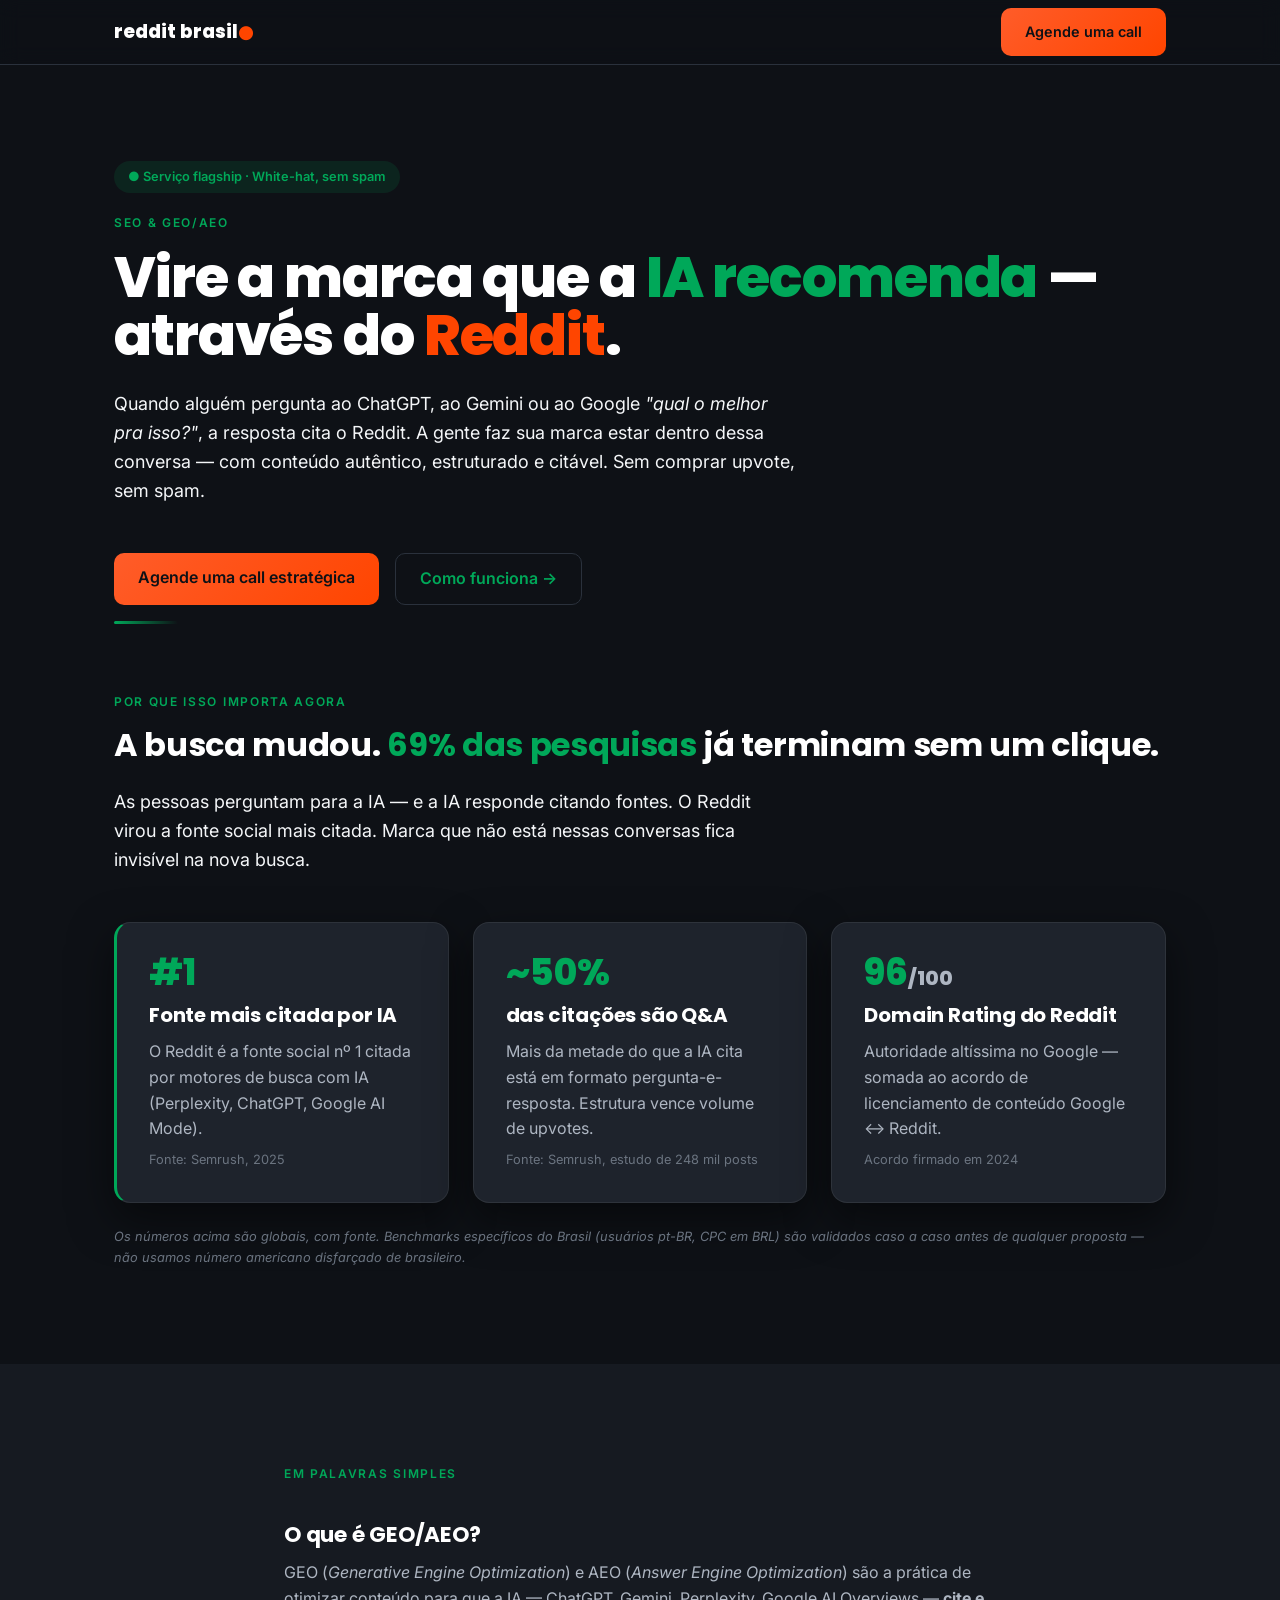
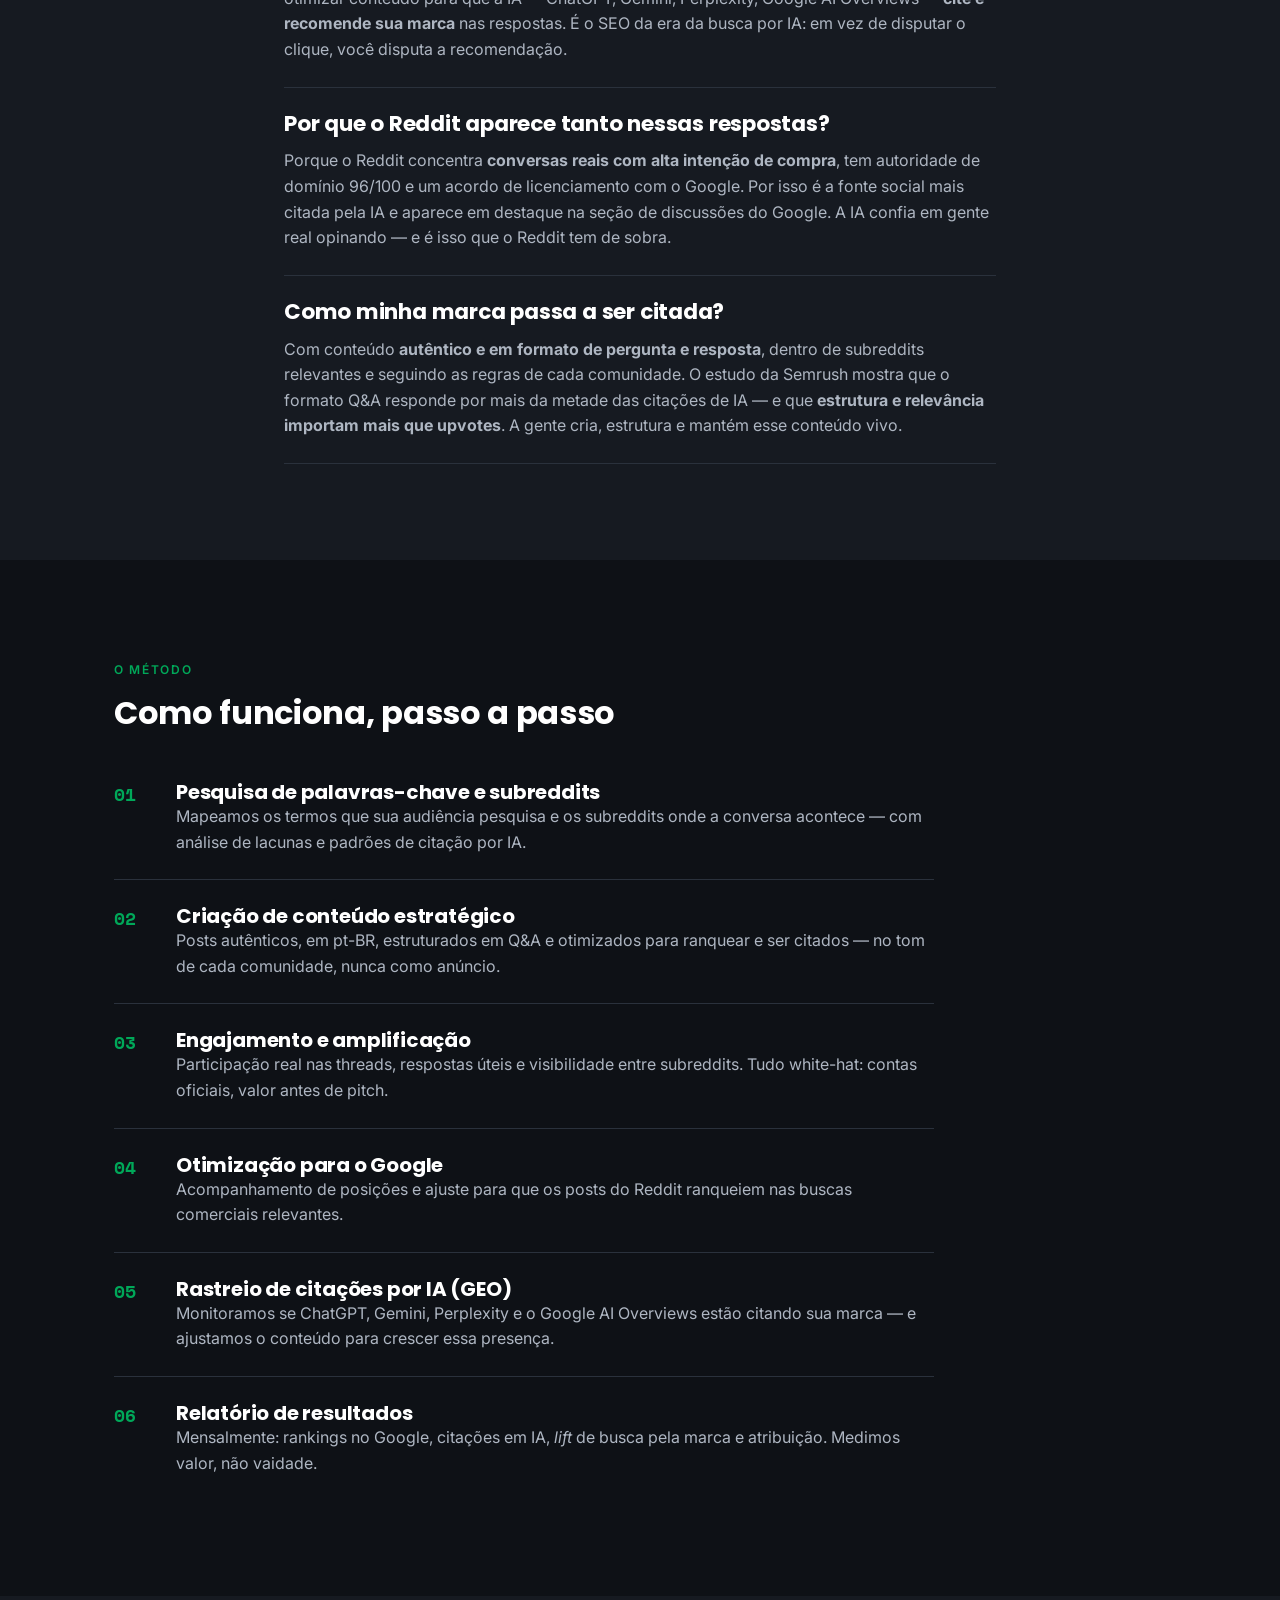
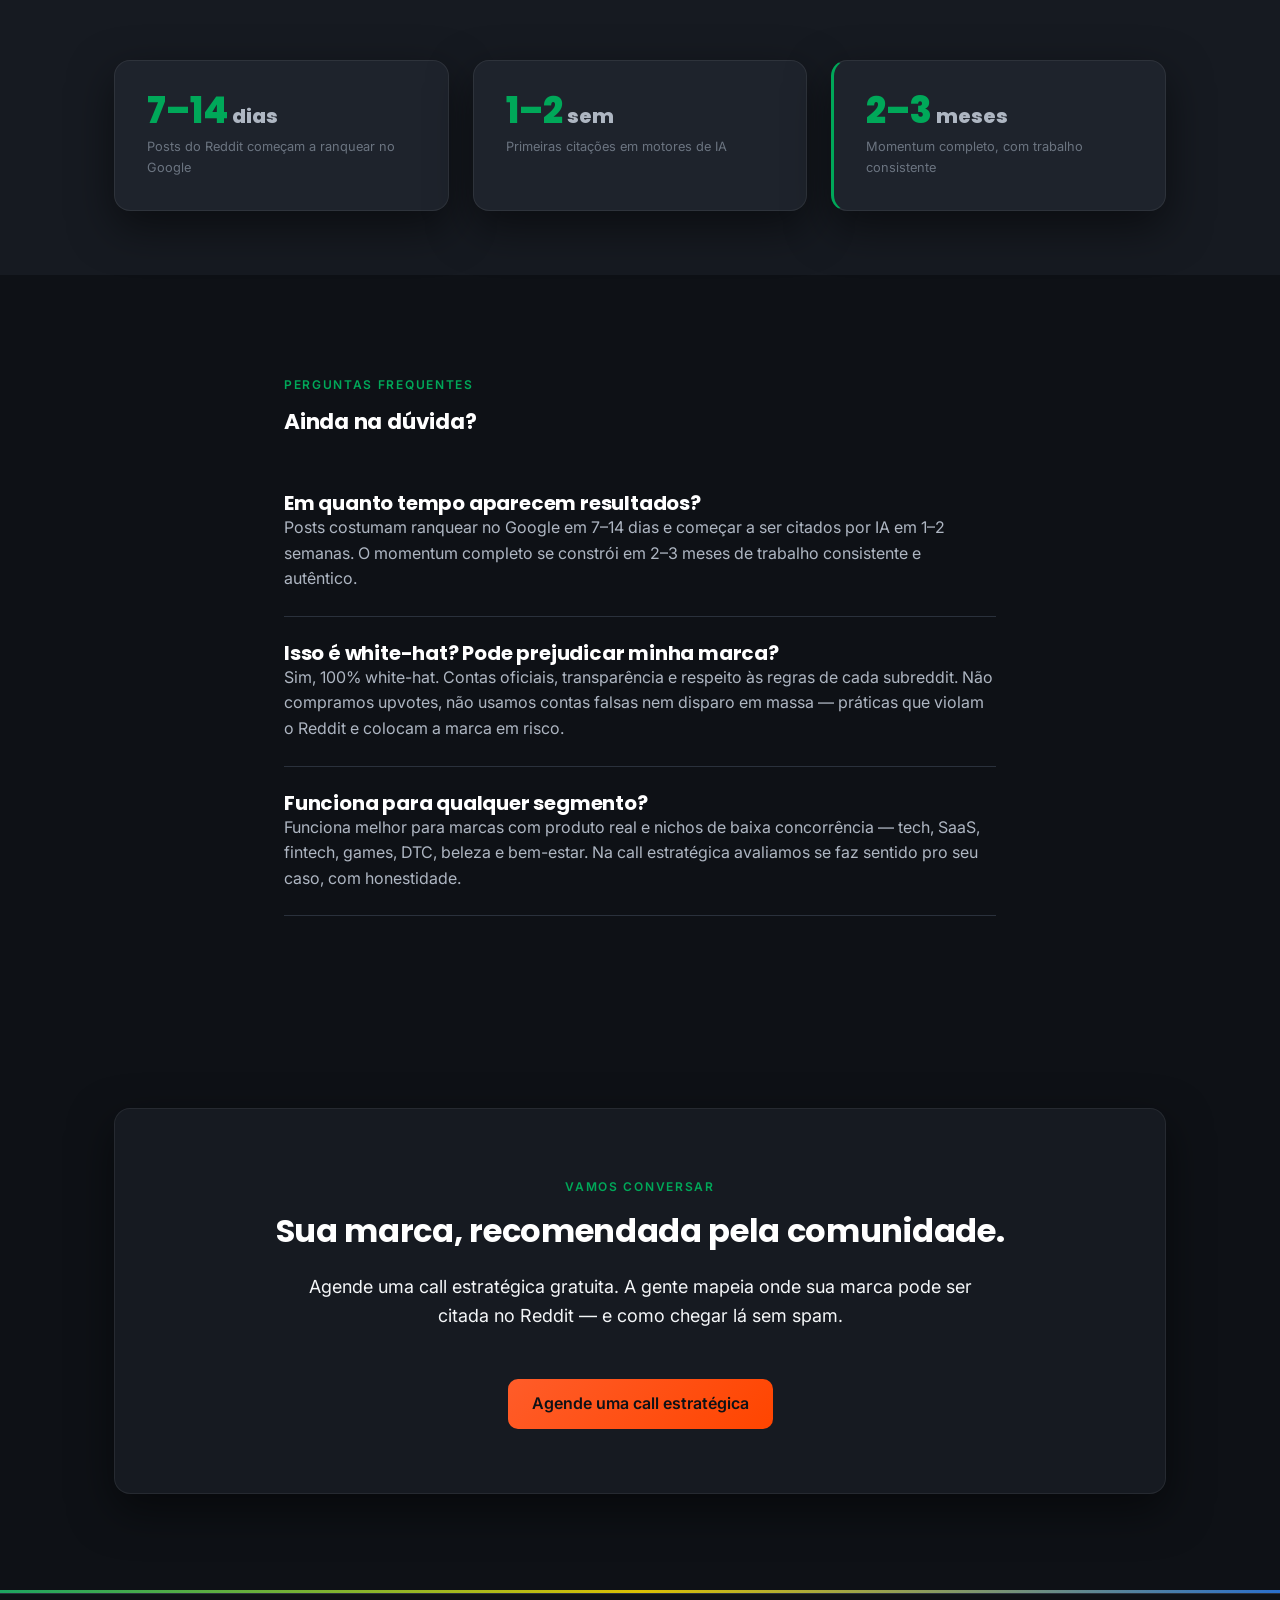
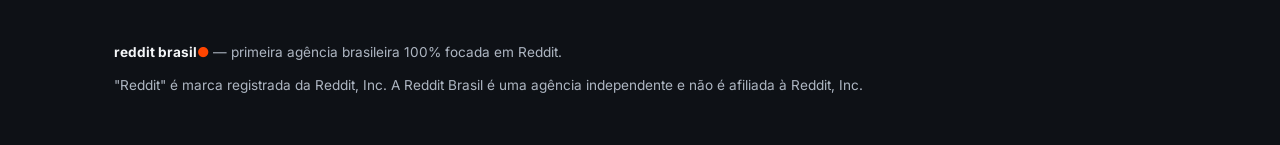
<file: reddit-seo-geo/index.html>
<!DOCTYPE html>
<html lang="pt-BR">
<head>
  <meta charset="UTF-8" />
  <meta name="viewport" content="width=device-width, initial-scale=1.0" />

  <!-- ===== SEO ===== -->
  <title>Reddit para SEO e busca por IA (GEO/AEO) | Reddit Brasil</title>
  <meta name="description" content="Faça sua marca ser citada por ChatGPT, Gemini, Perplexity e Google AI Overviews — e rankear no Google — através de conteúdo autêntico no Reddit. White-hat, sem spam." />
  <link rel="canonical" href="https://redditbrazil.com.br/reddit-seo-geo/" />
  <meta name="robots" content="index, follow" />

  <!-- ===== Open Graph ===== -->
  <meta property="og:type" content="website" />
  <meta property="og:locale" content="pt_BR" />
  <meta property="og:site_name" content="Reddit Brasil" />
  <meta property="og:title" content="Reddit para SEO e busca por IA (GEO/AEO)" />
  <meta property="og:description" content="Vire a marca que o ChatGPT e o Google recomendam — via conteúdo autêntico no Reddit. Sem spam." />
  <meta property="og:url" content="https://redditbrazil.com.br/reddit-seo-geo/" />
  <meta property="og:image" content="https://redditbrazil.com.br/og-image.png" />
  <meta name="twitter:card" content="summary_large_image" />

  <link rel="icon" href="/favicon.svg" type="image/svg+xml" />

  <!-- ===== Fonts ===== -->
  <link rel="preconnect" href="https://fonts.googleapis.com" />
  <link rel="preconnect" href="https://fonts.gstatic.com" crossorigin />
  <link href="https://fonts.googleapis.com/css2?family=Poppins:wght@600;700;800&family=Inter:wght@400;500;600&family=Space+Mono:wght@700&display=swap" rel="stylesheet" />

  <!-- ===== JSON-LD: Organization ===== -->
  <script type="application/ld+json">
  {
    "@context": "https://schema.org",
    "@type": "Organization",
    "name": "Reddit Brasil",
    "url": "https://redditbrazil.com.br",
    "description": "Primeira agência brasileira 100% focada em Reddit — orgânico, anúncios e GEO/AEO.",
    "areaServed": "BR",
    "knowsLanguage": "pt-BR"
  }
  </script>

  <!-- ===== JSON-LD: Service ===== -->
  <script type="application/ld+json">
  {
    "@context": "https://schema.org",
    "@type": "Service",
    "serviceType": "Reddit SEO e GEO/AEO (Generative Engine Optimization)",
    "provider": { "@type": "Organization", "name": "Reddit Brasil", "url": "https://redditbrazil.com.br" },
    "areaServed": { "@type": "Country", "name": "Brasil" },
    "description": "Otimização de conteúdo autêntico no Reddit para ranquear no Google e ser citado por motores de busca com IA (ChatGPT, Gemini, Perplexity, Google AI Overviews).",
    "name": "Reddit para SEO e busca por IA"
  }
  </script>

  <!-- ===== JSON-LD: FAQPage (alimenta citação por IA) ===== -->
  <script type="application/ld+json">
  {
    "@context": "https://schema.org",
    "@type": "FAQPage",
    "mainEntity": [
      {
        "@type": "Question",
        "name": "O que é GEO/AEO?",
        "acceptedAnswer": { "@type": "Answer", "text": "GEO (Generative Engine Optimization) e AEO (Answer Engine Optimization) são a prática de otimizar conteúdo para que ferramentas de IA — ChatGPT, Gemini, Perplexity e o Google AI Overviews — citem e recomendem sua marca nas respostas que geram. É o equivalente do SEO para a era da busca por IA." }
      },
      {
        "@type": "Question",
        "name": "Por que o Reddit aparece tanto nas respostas de IA e do Google?",
        "acceptedAnswer": { "@type": "Answer", "text": "Porque o Reddit concentra conversas autênticas com alta intenção de compra, tem Domain Rating 96 e um acordo de licenciamento de conteúdo com o Google. Por isso é a fonte social mais citada em respostas de IA e aparece com destaque na seção de discussões do Google." }
      },
      {
        "@type": "Question",
        "name": "Como uma marca passa a ser citada por IA através do Reddit?",
        "acceptedAnswer": { "@type": "Answer", "text": "Com conteúdo autêntico e estruturado em formato de pergunta e resposta, em subreddits relevantes, seguindo as regras de cada comunidade. Estudos mostram que o formato Q&A responde por mais da metade das citações de IA — e que estrutura e relevância importam mais do que volume de upvotes." }
      },
      {
        "@type": "Question",
        "name": "Em quanto tempo aparecem resultados?",
        "acceptedAnswer": { "@type": "Answer", "text": "Posts do Reddit costumam ranquear no Google em 7 a 14 dias e começar a ser citados por IA em 1 a 2 semanas. O momentum completo se constrói em 2 a 3 meses de trabalho consistente e autêntico." }
      },
      {
        "@type": "Question",
        "name": "Isso é white-hat? Pode me prejudicar?",
        "acceptedAnswer": { "@type": "Answer", "text": "Sim, é 100% white-hat. Trabalhamos com contas oficiais, transparência e respeito às regras de cada subreddit. Não compramos upvotes, não usamos contas falsas nem disparo em massa — práticas que violam as regras do Reddit e colocam a marca em risco." }
      }
    ]
  }
  </script>

  <!-- ===== JSON-LD: Breadcrumb ===== -->
  <script type="application/ld+json">
  {
    "@context": "https://schema.org",
    "@type": "BreadcrumbList",
    "itemListElement": [
      { "@type": "ListItem", "position": 1, "name": "Início", "item": "https://redditbrazil.com.br/" },
      { "@type": "ListItem", "position": 2, "name": "Serviços", "item": "https://redditbrazil.com.br/servicos" },
      { "@type": "ListItem", "position": 3, "name": "SEO & GEO/AEO", "item": "https://redditbrazil.com.br/reddit-seo-geo/" }
    ]
  }
  </script>

  <style>
    :root{
      /* Verde — primária (identidade) */
      --verde-vivo:#00A859; --verde-400:#1FBE6E; --verde-600:#008A48; --verde-100:rgba(0,168,89,.12); --verde:#009C3B;
      /* Amarelo — secundária (destaque) */
      --amarelo:#FFDF00; --amarelo-400:#FFE84D;
      /* Laranja Reddit — assinatura (acento) */
      --orange-500:#FF4500; --orange-400:#FF5C29; --orange-600:#E03D00; --orange-100:rgba(255,69,0,.10);
      /* Azul — apoio */
      --azul-vivo:#2F80ED;
      /* Superfícies */
      --bg-900:#0E1116; --bg-800:#161A21; --bg-700:#1E232C; --bg-600:#2A313C;
      /* Texto */
      --text-100:#FFFFFF; --text-200:#F4F6F8; --text-300:#AEB6C2; --text-400:#6B7480;
      /* Tipografia */
      --font-display:"Poppins","Montserrat",system-ui,sans-serif;
      --font-body:"Inter",system-ui,sans-serif;
      --font-mono:"Space Mono",ui-monospace,monospace;
      /* Espaçamento */
      --space-4:16px; --space-5:24px; --space-6:32px; --space-7:48px; --space-8:64px; --space-9:96px;
      /* Raio */
      --radius-sm:6px; --radius-md:10px; --radius-lg:16px; --radius-xl:24px; --radius-pill:999px;
      /* Efeitos */
      --shadow-card:0 16px 44px rgba(0,0,0,.5);
      --glow-orange:0 0 0 1px rgba(255,69,0,.4),0 8px 30px rgba(255,69,0,.25);
      --glow-green:0 0 0 1px rgba(0,168,89,.30),0 10px 40px rgba(0,168,89,.18);
      --grad-verde:linear-gradient(135deg,#1FBE6E 0%,#00A859 100%);
      --grad-brasa:linear-gradient(135deg,#FF5C29 0%,#FF4500 100%);
      --grad-brasil:linear-gradient(90deg,#1FBE6E 0%,#FFDF00 50%,#2F80ED 100%);
    }

    *{ box-sizing:border-box; margin:0; padding:0; }
    html{ scroll-behavior:smooth; }
    body{
      font-family:var(--font-body);
      background:var(--bg-900);
      color:var(--text-200);
      line-height:1.6;
      -webkit-font-smoothing:antialiased;
      background-image:radial-gradient(700px 320px at 85% -12%, rgba(0,168,89,.10), transparent 60%);
      background-repeat:no-repeat;
    }
    .wrap{ max-width:1100px; margin:0 auto; padding:0 24px; }
    section{ padding:var(--space-9) 0; }

    h1,h2,h3{ font-family:var(--font-display); color:var(--text-100); letter-spacing:-.01em; }
    h1{ font-size:clamp(2.25rem,5vw,3.5rem); font-weight:800; line-height:1.05; letter-spacing:-.02em; }
    h2{ font-size:clamp(1.6rem,3vw,2rem); font-weight:700; line-height:1.15; margin-bottom:var(--space-5); }
    h3{ font-size:1.25rem; font-weight:700; line-height:1.2; }
    p{ color:var(--text-300); }
    .lead{ font-size:1.125rem; color:var(--text-200); max-width:62ch; }
    .verde{ color:var(--verde-vivo); }
    .reddit{ color:var(--orange-500); }

    /* Eyebrow */
    .eyebrow{
      font-size:.75rem; font-weight:600; letter-spacing:.14em; text-transform:uppercase;
      color:var(--verde-vivo); margin-bottom:var(--space-4); display:inline-block;
    }
    /* Filete verde que esmaece */
    .strip{ height:3px; width:64px; background:linear-gradient(90deg,#00A859,transparent); margin-top:var(--space-4); border-radius:2px; }

    /* Header / nav */
    header{ position:sticky; top:0; z-index:10; backdrop-filter:blur(10px); background:rgba(14,17,22,.7); border-bottom:1px solid var(--bg-600); }
    .nav{ display:flex; align-items:center; justify-content:space-between; height:64px; }
    .logo{ font-family:var(--font-display); font-weight:800; font-size:1.15rem; color:var(--text-100); text-decoration:none; }
    .logo .dot{ color:var(--orange-500); }
    .nav a.cta{ font-size:.9rem; }

    /* Buttons */
    .btn{ display:inline-block; font-weight:600; text-decoration:none; padding:12px 24px; border-radius:var(--radius-md); transition:.18s; }
    .btn-reddit{ background:var(--grad-brasa); color:var(--bg-900); }
    .btn-reddit:hover{ box-shadow:var(--glow-orange); }
    .btn-ghost{ color:var(--verde-vivo); border:1px solid var(--bg-600); }
    .btn-ghost:hover{ border-color:var(--verde-vivo); box-shadow:var(--glow-green); }

    /* Hero */
    .hero{ padding-top:var(--space-9); padding-bottom:var(--space-8); }
    .hero .lead{ margin-top:var(--space-5); }
    .hero-cta{ margin-top:var(--space-7); display:flex; gap:16px; flex-wrap:wrap; }

    /* Pills */
    .pill{ display:inline-flex; align-items:center; gap:8px; font-size:.8rem; font-weight:600; padding:6px 14px; border-radius:var(--radius-pill); }
    .pill-verde{ color:var(--verde-vivo); background:var(--verde-100); }

    /* Cards */
    .grid{ display:grid; gap:24px; }
    .grid-3{ grid-template-columns:repeat(auto-fit,minmax(260px,1fr)); }
    .card{
      background:var(--bg-700); border:1px solid rgba(255,255,255,.07); border-radius:var(--radius-lg);
      padding:var(--space-6); box-shadow:var(--shadow-card);
    }
    .card.hl{ border-left:3px solid var(--verde-vivo); }
    .card h3{ margin-bottom:12px; }
    .card .num{ font-family:var(--font-display); font-weight:800; font-size:2.25rem; color:var(--verde-vivo); line-height:1; }
    .card .num .u{ color:var(--text-300); font-size:1.25rem; }
    .card small{ display:block; color:var(--text-400); font-size:.8rem; margin-top:8px; }

    /* Steps */
    .step{ display:flex; gap:20px; padding:var(--space-5) 0; border-bottom:1px solid var(--bg-600); }
    .step:last-child{ border-bottom:none; }
    .step .n{ font-family:var(--font-mono); font-weight:700; color:var(--verde-vivo); font-size:1.1rem; min-width:42px; }

    /* Q&A (AEO) */
    .qa{ max-width:760px; }
    .qa .item{ padding:var(--space-5) 0; border-bottom:1px solid var(--bg-600); }
    .qa h2{ margin-bottom:12px; font-size:1.35rem; }

    /* CTA band */
    .cta-band{ text-align:center; }
    .cta-band .card{ background:var(--bg-800); padding:var(--space-8); }

    /* Footer */
    footer{ border-top:1px solid var(--bg-600); padding:var(--space-7) 0; color:var(--text-400); font-size:.85rem; }
    .footstrip{ height:3px; background:var(--grad-brasil); opacity:.85; }

    .muted-note{ font-size:.8rem; color:var(--text-400); font-style:italic; margin-top:var(--space-5); }
  </style>
</head>
<body>

  <header>
    <div class="wrap nav">
      <a href="/" class="logo">reddit brasil<span class="dot">●</span></a>
      <a href="#contato" class="btn btn-reddit cta">Agende uma call</a>
    </div>
  </header>

  <!-- HERO -->
  <section class="hero">
    <div class="wrap">
      <span class="pill pill-verde">● Serviço flagship · White-hat, sem spam</span>
      <span class="eyebrow" style="display:block;margin-top:20px;">SEO &amp; GEO/AEO</span>
      <h1>Vire a marca que a <span class="verde">IA recomenda</span> — através do <span class="reddit">Reddit</span>.</h1>
      <p class="lead">Quando alguém pergunta ao ChatGPT, ao Gemini ou ao Google <em>"qual o melhor pra isso?"</em>, a resposta cita o Reddit. A gente faz sua marca estar dentro dessa conversa — com conteúdo autêntico, estruturado e citável. Sem comprar upvote, sem spam.</p>
      <div class="hero-cta">
        <a href="#contato" class="btn btn-reddit">Agende uma call estratégica</a>
        <a href="#como" class="btn btn-ghost">Como funciona →</a>
      </div>
      <div class="strip"></div>
    </div>
  </section>

  <!-- POR QUE AGORA -->
  <section style="padding-top:0;">
    <div class="wrap">
      <span class="eyebrow">Por que isso importa agora</span>
      <h2>A busca mudou. <span class="verde">69% das pesquisas</span> já terminam sem um clique.</h2>
      <p class="lead" style="margin-bottom:var(--space-7);">As pessoas perguntam para a IA — e a IA responde citando fontes. O Reddit virou a fonte social mais citada. Marca que não está nessas conversas fica invisível na nova busca.</p>

      <div class="grid grid-3">
        <div class="card hl">
          <div class="num">#1</div>
          <h3 style="margin-top:12px;">Fonte mais citada por IA</h3>
          <p>O Reddit é a fonte social nº 1 citada por motores de busca com IA (Perplexity, ChatGPT, Google AI Mode).</p>
          <small>Fonte: Semrush, 2025</small>
        </div>
        <div class="card">
          <div class="num">~50%<span class="u"></span></div>
          <h3 style="margin-top:12px;">das citações são Q&amp;A</h3>
          <p>Mais da metade do que a IA cita está em formato pergunta-e-resposta. Estrutura vence volume de upvotes.</p>
          <small>Fonte: Semrush, estudo de 248 mil posts</small>
        </div>
        <div class="card">
          <div class="num">96<span class="u">/100</span></div>
          <h3 style="margin-top:12px;">Domain Rating do Reddit</h3>
          <p>Autoridade altíssima no Google — somada ao acordo de licenciamento de conteúdo Google ↔ Reddit.</p>
          <small>Acordo firmado em 2024</small>
        </div>
      </div>
      <p class="muted-note">Os números acima são globais, com fonte. Benchmarks específicos do Brasil (usuários pt-BR, CPC em BRL) são validados caso a caso antes de qualquer proposta — não usamos número americano disfarçado de brasileiro.</p>
    </div>
  </section>

  <!-- O QUE É (AEO Q&A) -->
  <section style="background:var(--bg-800);">
    <div class="wrap qa">
      <span class="eyebrow">Em palavras simples</span>

      <div class="item">
        <h2>O que é GEO/AEO?</h2>
        <p>GEO (<em>Generative Engine Optimization</em>) e AEO (<em>Answer Engine Optimization</em>) são a prática de otimizar conteúdo para que a IA — ChatGPT, Gemini, Perplexity, Google AI Overviews — <strong>cite e recomende sua marca</strong> nas respostas. É o SEO da era da busca por IA: em vez de disputar o clique, você disputa a recomendação.</p>
      </div>

      <div class="item">
        <h2>Por que o Reddit aparece tanto nessas respostas?</h2>
        <p>Porque o Reddit concentra <strong>conversas reais com alta intenção de compra</strong>, tem autoridade de domínio 96/100 e um acordo de licenciamento com o Google. Por isso é a fonte social mais citada pela IA e aparece em destaque na seção de discussões do Google. A IA confia em gente real opinando — e é isso que o Reddit tem de sobra.</p>
      </div>

      <div class="item">
        <h2>Como minha marca passa a ser citada?</h2>
        <p>Com conteúdo <strong>autêntico e em formato de pergunta e resposta</strong>, dentro de subreddits relevantes e seguindo as regras de cada comunidade. O estudo da Semrush mostra que o formato Q&amp;A responde por mais da metade das citações de IA — e que <strong>estrutura e relevância importam mais que upvotes</strong>. A gente cria, estrutura e mantém esse conteúdo vivo.</p>
      </div>
    </div>
  </section>

  <!-- COMO FUNCIONA -->
  <section id="como">
    <div class="wrap">
      <span class="eyebrow">O método</span>
      <h2>Como funciona, passo a passo</h2>
      <div class="qa" style="max-width:820px;">
        <div class="step"><div class="n">01</div><div><h3>Pesquisa de palavras-chave e subreddits</h3><p>Mapeamos os termos que sua audiência pesquisa e os subreddits onde a conversa acontece — com análise de lacunas e padrões de citação por IA.</p></div></div>
        <div class="step"><div class="n">02</div><div><h3>Criação de conteúdo estratégico</h3><p>Posts autênticos, em pt-BR, estruturados em Q&amp;A e otimizados para ranquear e ser citados — no tom de cada comunidade, nunca como anúncio.</p></div></div>
        <div class="step"><div class="n">03</div><div><h3>Engajamento e amplificação</h3><p>Participação real nas threads, respostas úteis e visibilidade entre subreddits. Tudo white-hat: contas oficiais, valor antes de pitch.</p></div></div>
        <div class="step"><div class="n">04</div><div><h3>Otimização para o Google</h3><p>Acompanhamento de posições e ajuste para que os posts do Reddit ranqueiem nas buscas comerciais relevantes.</p></div></div>
        <div class="step"><div class="n">05</div><div><h3>Rastreio de citações por IA (GEO)</h3><p>Monitoramos se ChatGPT, Gemini, Perplexity e o Google AI Overviews estão citando sua marca — e ajustamos o conteúdo para crescer essa presença.</p></div></div>
        <div class="step"><div class="n">06</div><div><h3>Relatório de resultados</h3><p>Mensalmente: rankings no Google, citações em IA, <em>lift</em> de busca pela marca e atribuição. Medimos valor, não vaidade.</p></div></div>
      </div>
    </div>
  </section>

  <!-- TEMPO / EXPECTATIVA -->
  <section style="background:var(--bg-800);padding-top:var(--space-8);padding-bottom:var(--space-8);">
    <div class="wrap grid grid-3">
      <div class="card"><div class="num">7–14<span class="u"> dias</span></div><small>Posts do Reddit começam a ranquear no Google</small></div>
      <div class="card"><div class="num">1–2<span class="u"> sem</span></div><small>Primeiras citações em motores de IA</small></div>
      <div class="card hl"><div class="num">2–3<span class="u"> meses</span></div><small>Momentum completo, com trabalho consistente</small></div>
    </div>
  </section>

  <!-- FAQ -->
  <section>
    <div class="wrap qa">
      <span class="eyebrow">Perguntas frequentes</span>
      <h2 style="margin-bottom:var(--space-6);">Ainda na dúvida?</h2>
      <div class="item">
        <h3>Em quanto tempo aparecem resultados?</h3>
        <p>Posts costumam ranquear no Google em 7–14 dias e começar a ser citados por IA em 1–2 semanas. O momentum completo se constrói em 2–3 meses de trabalho consistente e autêntico.</p>
      </div>
      <div class="item">
        <h3>Isso é white-hat? Pode prejudicar minha marca?</h3>
        <p>Sim, 100% white-hat. Contas oficiais, transparência e respeito às regras de cada subreddit. Não compramos upvotes, não usamos contas falsas nem disparo em massa — práticas que violam o Reddit e colocam a marca em risco.</p>
      </div>
      <div class="item">
        <h3>Funciona para qualquer segmento?</h3>
        <p>Funciona melhor para marcas com produto real e nichos de baixa concorrência — tech, SaaS, fintech, games, DTC, beleza e bem-estar. Na call estratégica avaliamos se faz sentido pro seu caso, com honestidade.</p>
      </div>
    </div>
  </section>

  <!-- CTA -->
  <section id="contato" class="cta-band">
    <div class="wrap">
      <div class="card">
        <span class="eyebrow">Vamos conversar</span>
        <h2>Sua marca, recomendada pela comunidade.</h2>
        <p class="lead" style="margin:0 auto var(--space-7);">Agende uma call estratégica gratuita. A gente mapeia onde sua marca pode ser citada no Reddit — e como chegar lá sem spam.</p>
        <a href="mailto:contato@redditbrazil.com" class="btn btn-reddit">Agende uma call estratégica</a>
      </div>
    </div>
  </section>

  <div class="footstrip"></div>
  <footer>
    <div class="wrap">
      <p><strong style="color:var(--text-200);">reddit brasil<span style="color:var(--orange-500);">●</span></strong> — primeira agência brasileira 100% focada em Reddit.</p>
      <p style="margin-top:12px;">"Reddit" é marca registrada da Reddit, Inc. A Reddit Brasil é uma agência independente e não é afiliada à Reddit, Inc.</p>
    </div>
  </footer>

</body>
</html>
</file>
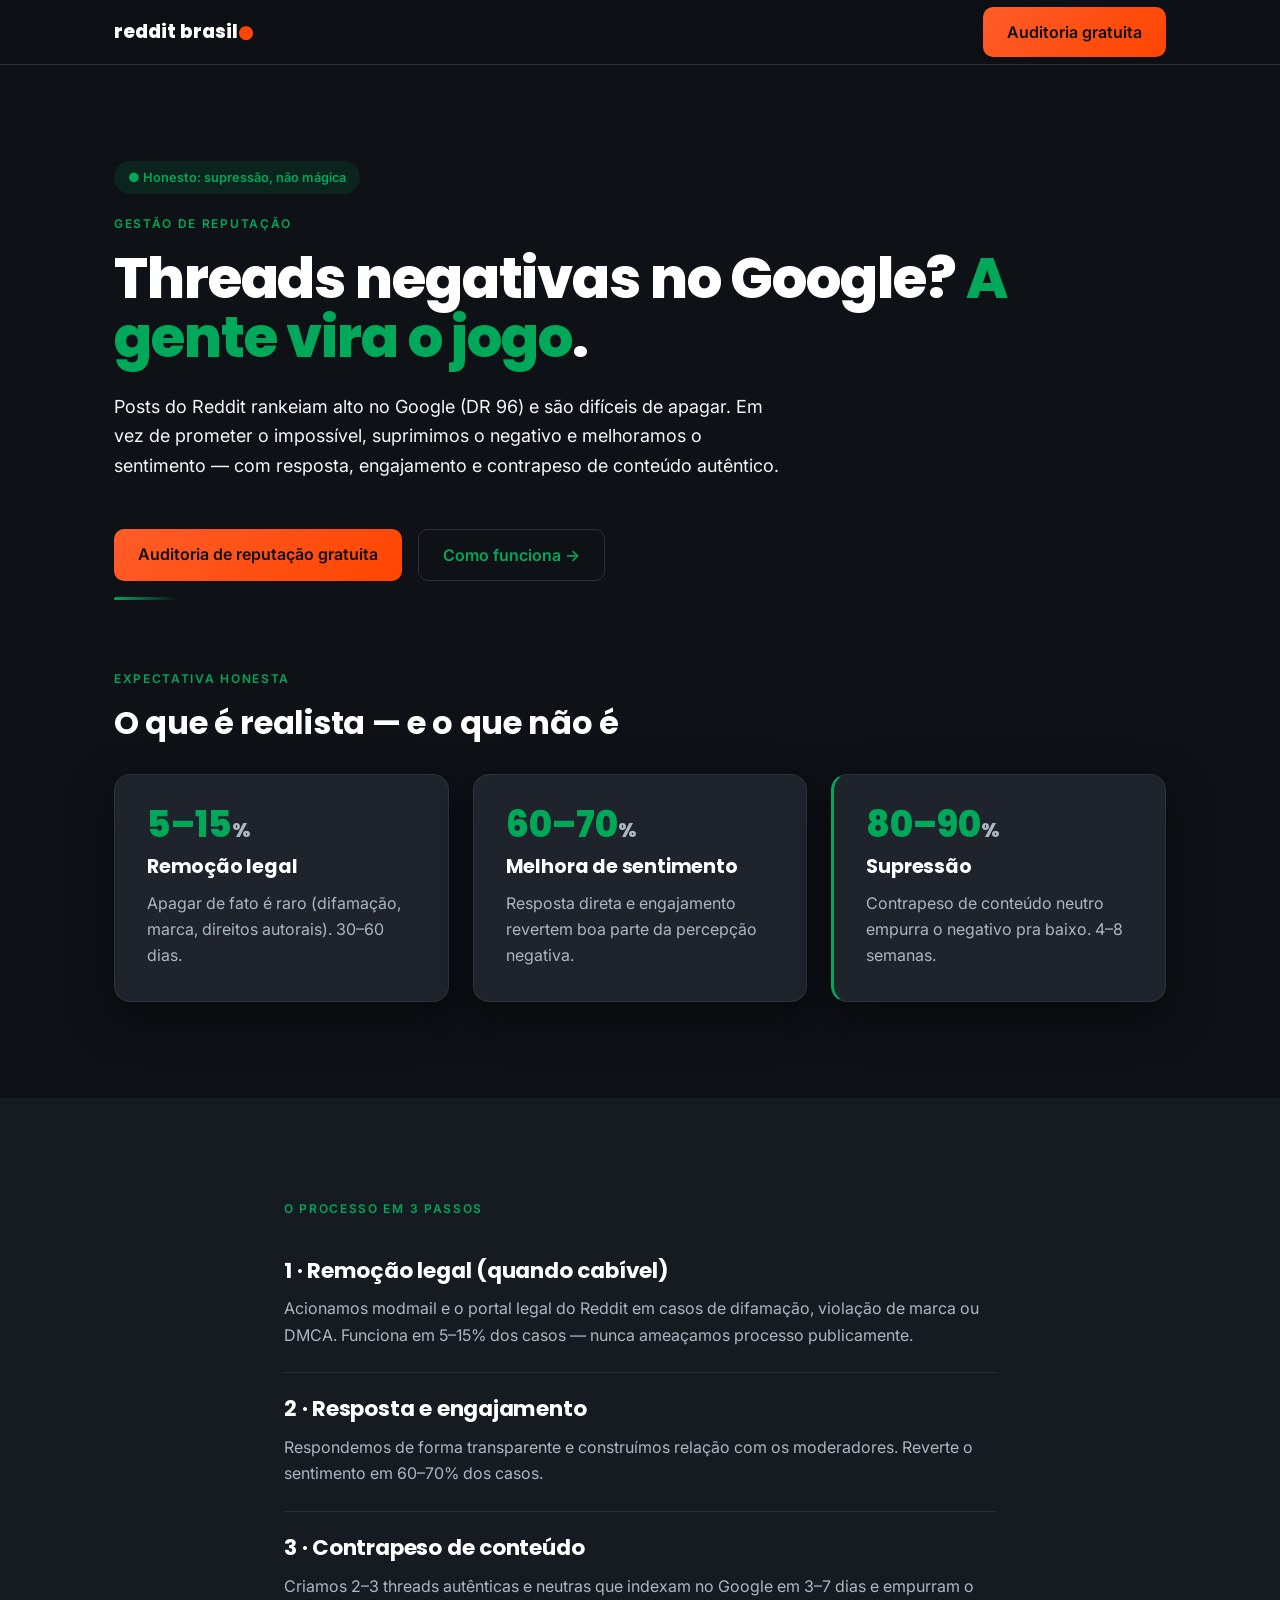
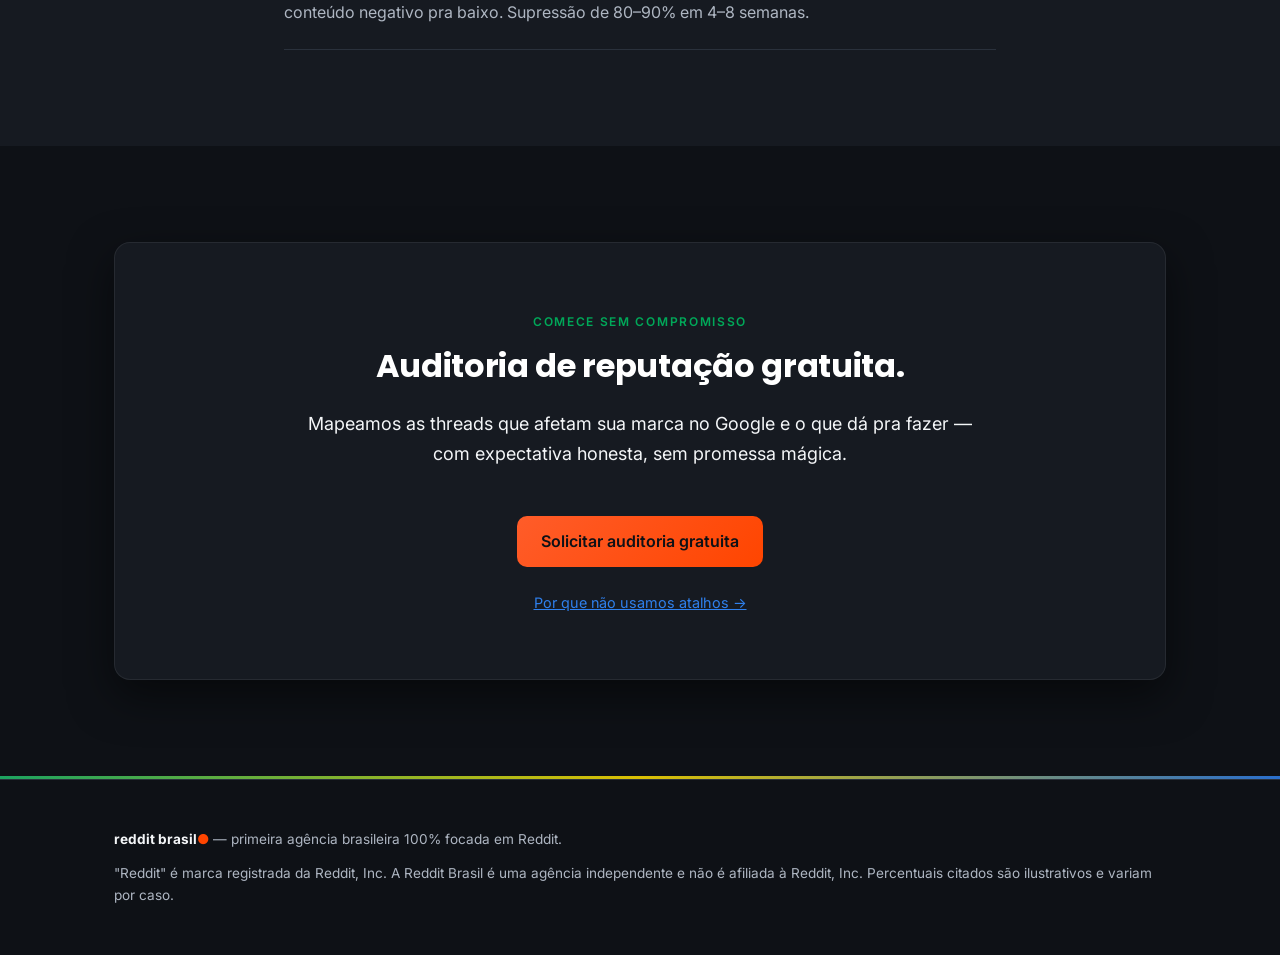
<file: reputacao-reddit/index.html>
<!DOCTYPE html>
<html lang="pt-BR">
<head>
  <meta charset="UTF-8" />
  <meta name="viewport" content="width=device-width, initial-scale=1.0" />
  <title>Gestão de reputação no Reddit — suprimir posts negativos no Google | Reddit Brasil</title>
  <meta name="description" content="Threads negativas do Reddit rankeiam no Google e são difíceis de apagar. Trabalhamos com resposta, engajamento e contrapeso para suprimir e melhorar o sentimento — de forma honesta." />
  <link rel="canonical" href="https://redditbrazil.com.br/reputacao-reddit/" />
  <meta name="robots" content="index, follow" />
  <meta property="og:type" content="website" />
  <meta property="og:locale" content="pt_BR" />
  <meta property="og:site_name" content="Reddit Brasil" />
  <meta property="og:title" content="Gestão de reputação no Reddit — suprimir posts negativos no Google" />
  <meta property="og:description" content="Resposta, engajamento e contrapeso para suprimir threads negativas do Reddit no Google. Honesto, sem prometer o impossível." />
  <meta property="og:url" content="https://redditbrazil.com.br/reputacao-reddit/" />
  <meta property="og:image" content="https://redditbrazil.com.br/og-image.png" />
  <meta name="twitter:card" content="summary_large_image" />
  <link rel="icon" href="/favicon.svg" type="image/svg+xml" />
  <link rel="preconnect" href="https://fonts.googleapis.com" />
  <link rel="preconnect" href="https://fonts.gstatic.com" crossorigin />
  <link href="https://fonts.googleapis.com/css2?family=Poppins:wght@600;700;800&family=Inter:wght@400;500;600&family=Space+Mono:wght@700&display=swap" rel="stylesheet" />
  <link rel="stylesheet" href="/assets/site.css" />
  <script type="application/ld+json">
  { "@context":"https://schema.org","@type":"Service","serviceType":"Gestão de reputação no Reddit",
    "provider":{"@type":"Organization","name":"Reddit Brasil","url":"https://redditbrazil.com.br"},
    "areaServed":{"@type":"Country","name":"Brasil"},
    "name":"Gestão de reputação no Reddit",
    "description":"Supressão e melhoria de sentimento de threads negativas do Reddit no Google, via remoção legal quando cabível, resposta, engajamento e contrapeso de conteúdo autêntico." }
  </script>
  <script type="application/ld+json">
  { "@context":"https://schema.org","@type":"FAQPage","mainEntity":[
    {"@type":"Question","name":"Dá para apagar um post negativo do Reddit no Google?","acceptedAnswer":{"@type":"Answer","text":"Apagar é raro: a remoção por via legal funciona em cerca de 5 a 15% dos casos, geralmente envolvendo difamação, violação de marca ou direitos autorais. O objetivo realista é a supressão — empurrar o conteúdo negativo para baixo nos resultados com conteúdo autêntico e neutro, o que costuma ter 80 a 90% de eficácia."}},
    {"@type":"Question","name":"Quanto tempo leva para melhorar a reputação no Reddit?","acceptedAnswer":{"@type":"Answer","text":"A resposta direta e o engajamento melhoram o sentimento em 60 a 70% dos casos. A estratégia de contrapeso (criar threads neutras e autênticas) costuma levar de 4 a 8 semanas para suprimir o conteúdo negativo, já que novo conteúdo indexa no Google em 3 a 7 dias."}},
    {"@type":"Question","name":"Vocês compram upvotes ou usam contas falsas para isso?","acceptedAnswer":{"@type":"Answer","text":"Nunca. Não compramos upvotes, não usamos contas falsas e não ameaçamos processo publicamente. Trabalhamos com resposta transparente, relação com moderadores e conteúdo autêntico — o oposto dos serviços que prometem 'apagar tudo' de forma duvidosa."}}
  ]}
  </script>
</head>
<body>
  <header><div class="wrap nav">
    <a href="/" class="logo">reddit brasil<span class="dot">●</span></a>
    <a href="#contato" class="btn btn-reddit">Auditoria gratuita</a>
  </div></header>

  <section class="hero"><div class="wrap">
    <span class="pill pill-verde">● Honesto: supressão, não mágica</span>
    <span class="eyebrow" style="display:block;margin-top:20px;">Gestão de Reputação</span>
    <h1>Threads negativas no Google? <span class="verde">A gente vira o jogo</span>.</h1>
    <p class="lead">Posts do Reddit rankeiam alto no Google (DR 96) e são difíceis de apagar. Em vez de prometer o impossível, suprimimos o negativo e melhoramos o sentimento — com resposta, engajamento e contrapeso de conteúdo autêntico.</p>
    <div class="hero-cta">
      <a href="#contato" class="btn btn-reddit">Auditoria de reputação gratuita</a>
      <a href="#como" class="btn btn-ghost">Como funciona →</a>
    </div>
    <div class="strip"></div>
  </div></section>

  <section style="padding-top:0;"><div class="wrap">
    <span class="eyebrow">Expectativa honesta</span>
    <h2>O que é realista — e o que não é</h2>
    <div class="grid grid-3" style="margin-top:var(--space-6);">
      <div class="card"><div class="num">5–15<span class="u">%</span></div><h3 style="margin-top:12px;">Remoção legal</h3><p>Apagar de fato é raro (difamação, marca, direitos autorais). 30–60 dias.</p></div>
      <div class="card"><div class="num">60–70<span class="u">%</span></div><h3 style="margin-top:12px;">Melhora de sentimento</h3><p>Resposta direta e engajamento revertem boa parte da percepção negativa.</p></div>
      <div class="card hl"><div class="num">80–90<span class="u">%</span></div><h3 style="margin-top:12px;">Supressão</h3><p>Contrapeso de conteúdo neutro empurra o negativo pra baixo. 4–8 semanas.</p></div>
    </div>
  </div></section>

  <section id="como" style="background:var(--bg-800);"><div class="wrap qa">
    <span class="eyebrow">O processo em 3 passos</span>
    <div class="item"><h2>1 · Remoção legal (quando cabível)</h2><p>Acionamos modmail e o portal legal do Reddit em casos de difamação, violação de marca ou DMCA. Funciona em 5–15% dos casos — nunca ameaçamos processo publicamente.</p></div>
    <div class="item"><h2>2 · Resposta e engajamento</h2><p>Respondemos de forma transparente e construímos relação com os moderadores. Reverte o sentimento em 60–70% dos casos.</p></div>
    <div class="item"><h2>3 · Contrapeso de conteúdo</h2><p>Criamos 2–3 threads autênticas e neutras que indexam no Google em 3–7 dias e empurram o conteúdo negativo pra baixo. Supressão de 80–90% em 4–8 semanas.</p></div>
  </div></section>

  <section class="cta-band" id="contato"><div class="wrap"><div class="card">
    <span class="eyebrow">Comece sem compromisso</span>
    <h2>Auditoria de reputação gratuita.</h2>
    <p class="lead" style="margin:0 auto var(--space-7);">Mapeamos as threads que afetam sua marca no Google e o que dá pra fazer — com expectativa honesta, sem promessa mágica.</p>
    <a href="mailto:contato@redditbrazil.com" class="btn btn-reddit">Solicitar auditoria gratuita</a>
    <p style="margin-top:var(--space-5);font-size:.9rem;"><a class="tlink" href="/codigo-de-conduta/">Por que não usamos atalhos →</a></p>
  </div></div></section>

  <div class="footstrip"></div>
  <footer><div class="wrap">
    <p><strong style="color:var(--text-200);">reddit brasil<span style="color:var(--orange-500);">●</span></strong> — primeira agência brasileira 100% focada em Reddit.</p>
    <p style="margin-top:12px;">"Reddit" é marca registrada da Reddit, Inc. A Reddit Brasil é uma agência independente e não é afiliada à Reddit, Inc. Percentuais citados são ilustrativos e variam por caso.</p>
  </div></footer>
</body>
</html>
</file>
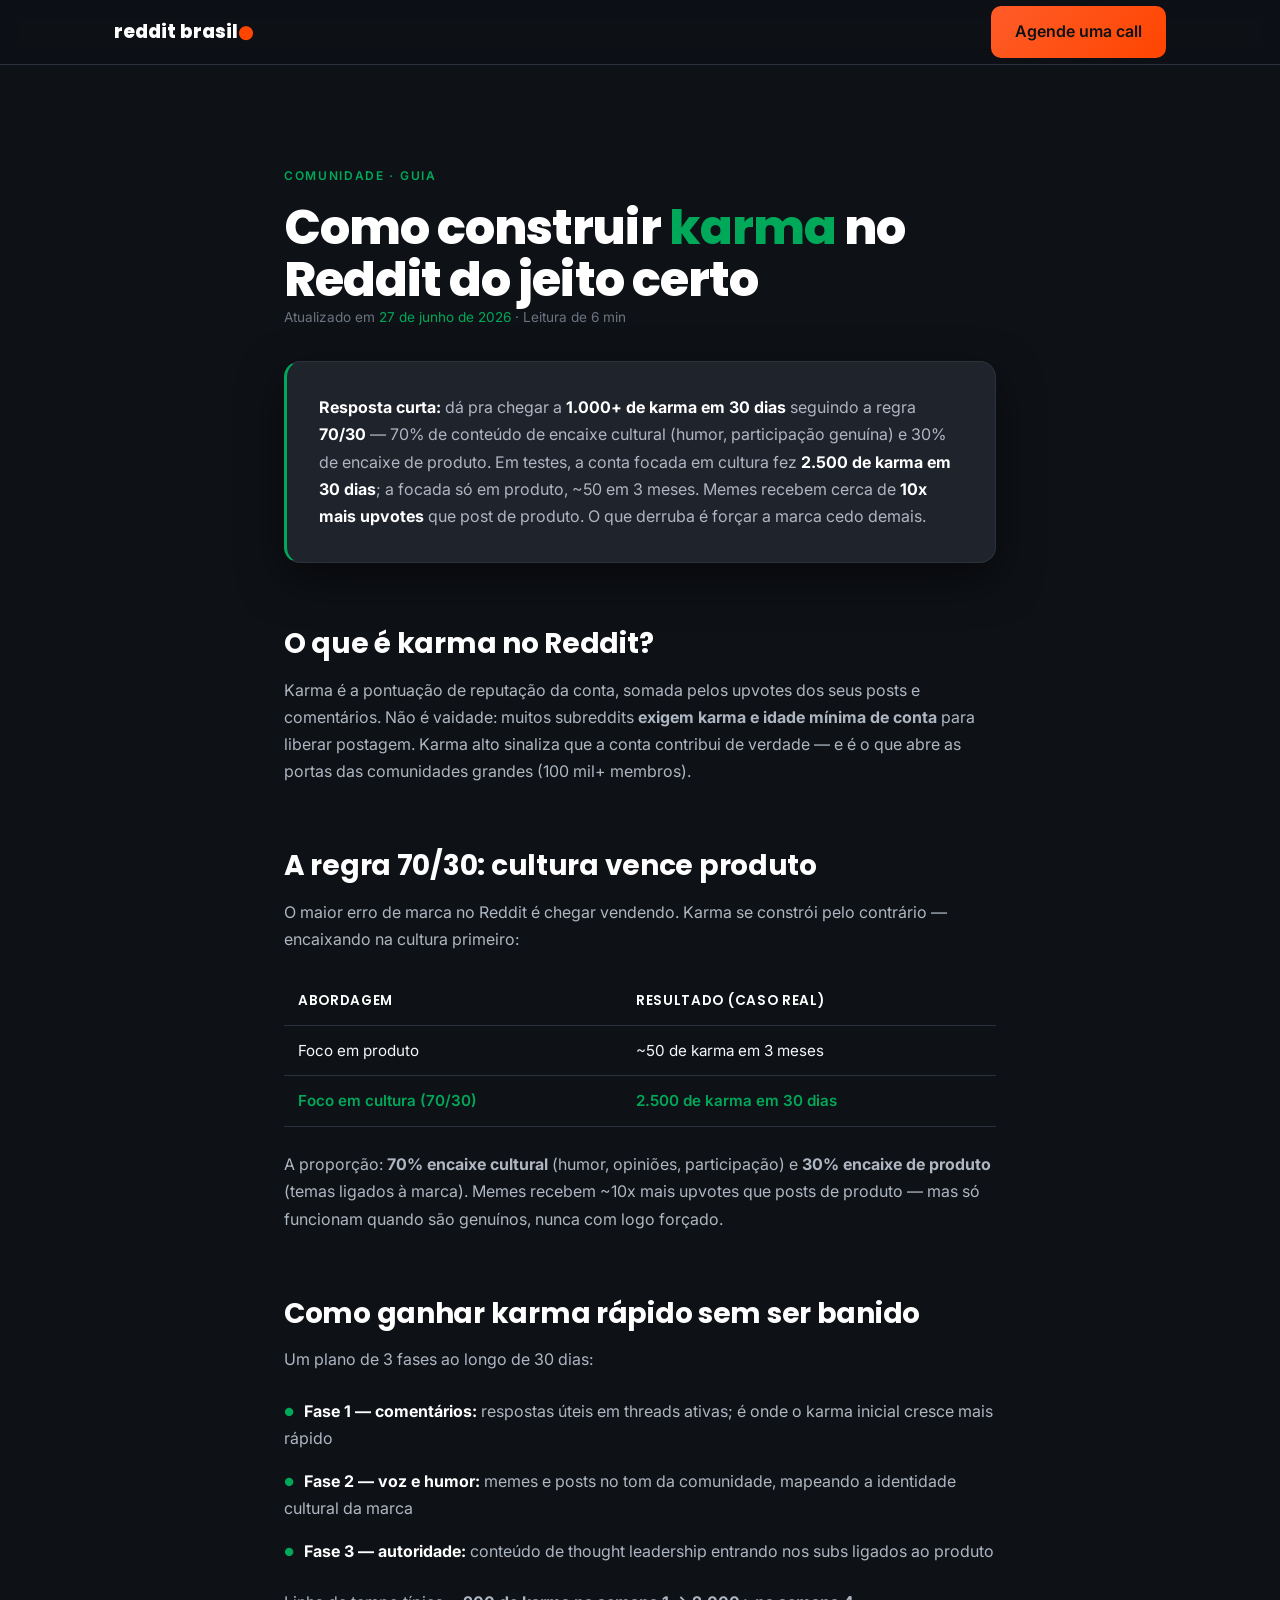
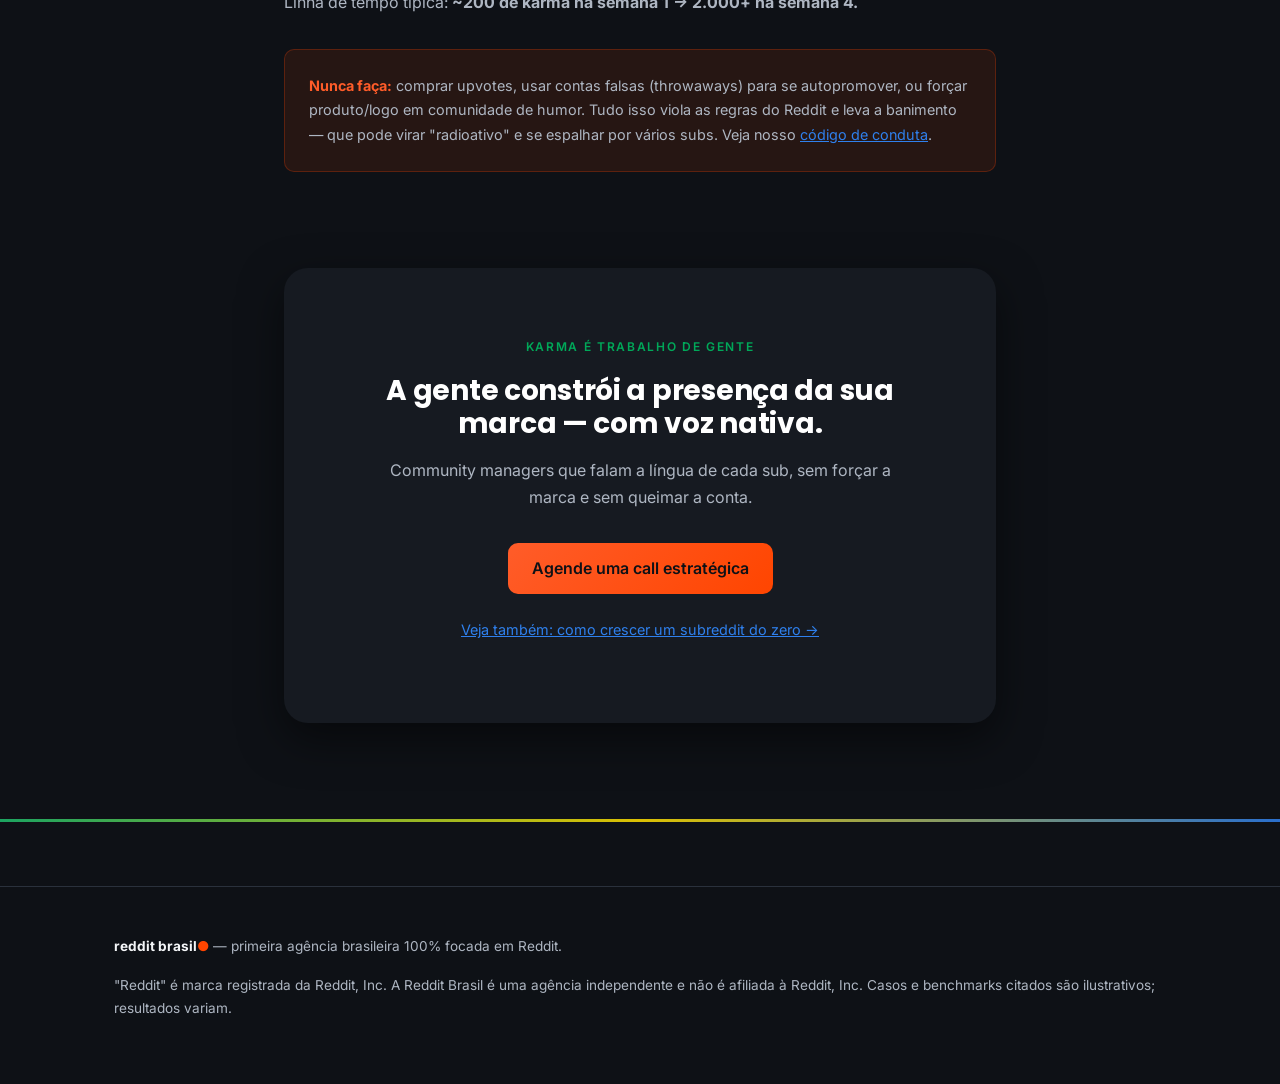
<file: blog/como-construir-karma-no-reddit/index.html>
<!DOCTYPE html>
<html lang="pt-BR">
<head>
  <meta charset="UTF-8" />
  <meta name="viewport" content="width=device-width, initial-scale=1.0" />

  <title>Como construir karma no Reddit do jeito certo (sem ser banido) | Reddit Brasil</title>
  <meta name="description" content="O que é karma no Reddit, como ganhar karma rápido sem ser banido e a regra 70/30 (cultura vs produto). Plano de 30 dias para chegar a 1.000+ de karma." />
  <link rel="canonical" href="https://redditbrazil.com.br/blog/como-construir-karma-no-reddit/" />
  <meta name="robots" content="index, follow" />

  <meta property="og:type" content="article" />
  <meta property="og:locale" content="pt_BR" />
  <meta property="og:site_name" content="Reddit Brasil" />
  <meta property="og:title" content="Como construir karma no Reddit do jeito certo" />
  <meta property="og:description" content="O que é karma, como ganhar rápido sem ser banido e a regra 70/30 (cultura vs produto). Plano de 30 dias." />
  <meta property="og:url" content="https://redditbrazil.com.br/blog/como-construir-karma-no-reddit/" />
  <meta property="og:image" content="https://redditbrazil.com.br/og-image.png" />
  <meta name="twitter:card" content="summary_large_image" />

  <link rel="icon" href="/favicon.svg" type="image/svg+xml" />
  <link rel="preconnect" href="https://fonts.googleapis.com" />
  <link rel="preconnect" href="https://fonts.gstatic.com" crossorigin />
  <link href="https://fonts.googleapis.com/css2?family=Poppins:wght@600;700;800&family=Inter:wght@400;500;600&family=Space+Mono:wght@700&display=swap" rel="stylesheet" />

  <script type="application/ld+json">
  {
    "@context": "https://schema.org",
    "@type": "BlogPosting",
    "headline": "Como construir karma no Reddit do jeito certo (sem ser banido)",
    "description": "O que é karma, como ganhar rápido sem ser banido e a regra 70/30 (cultura vs produto), com um plano de 30 dias.",
    "inLanguage": "pt-BR",
    "datePublished": "2026-06-27",
    "dateModified": "2026-06-27",
    "author": { "@type": "Organization", "name": "Reddit Brasil" },
    "publisher": { "@type": "Organization", "name": "Reddit Brasil", "logo": { "@type": "ImageObject", "url": "https://redditbrazil.com.br/og-image.png" } },
    "mainEntityOfPage": { "@type": "WebPage", "@id": "https://redditbrazil.com.br/blog/como-construir-karma-no-reddit/" }
  }
  </script>
  <script type="application/ld+json">
  {
    "@context": "https://schema.org",
    "@type": "FAQPage",
    "mainEntity": [
      {
        "@type": "Question",
        "name": "O que é karma no Reddit?",
        "acceptedAnswer": { "@type": "Answer", "text": "Karma é a pontuação de reputação de uma conta no Reddit, somada a partir dos upvotes que seus posts e comentários recebem. Não é uma métrica de vaidade: muitos subreddits exigem um mínimo de karma e de idade de conta para permitir postar, e karma alto sinaliza que a conta contribui de verdade para as comunidades." }
      },
      {
        "@type": "Question",
        "name": "Como ganhar karma rápido no Reddit sem ser banido?",
        "acceptedAnswer": { "@type": "Answer", "text": "Priorizando encaixe cultural em vez de promover produto: comentar de forma útil, participar do humor e do tom de cada comunidade e só depois trazer temas ligados à marca. A regra prática é 70% de conteúdo de encaixe cultural e 30% de encaixe de produto. Comprar upvotes ou usar contas falsas leva a banimento." }
      },
      {
        "@type": "Question",
        "name": "Qual a regra 70/30 de karma?",
        "acceptedAnswer": { "@type": "Answer", "text": "É a proporção recomendada para construir karma de forma saudável: 70% do esforço em conteúdo de encaixe cultural (humor, opiniões, participação genuína) e 30% em conteúdo de encaixe de produto (temas ligados ao que a marca oferece). Em testes, a conta focada em cultura chegou a 2.500 de karma em 30 dias, contra ~50 da conta focada só em produto." }
      },
      {
        "@type": "Question",
        "name": "Quanto karma preciso ter para postar?",
        "acceptedAnswer": { "@type": "Answer", "text": "Depende do subreddit, mas comunidades maiores (100 mil+ membros) costumam exigir karma e idade mínima de conta para liberar posts. Uma meta realista de partida é 1.000+ de karma em 30 dias, o suficiente para participar da maioria das comunidades relevantes." }
      }
    ]
  }
  </script>

  <style>
    :root{
      --verde-vivo:#00A859; --verde-100:rgba(0,168,89,.12); --amarelo:#FFDF00;
      --orange-500:#FF4500; --orange-400:#FF5C29; --orange-100:rgba(255,69,0,.10); --azul-vivo:#2F80ED;
      --bg-900:#0E1116; --bg-800:#161A21; --bg-700:#1E232C; --bg-600:#2A313C;
      --text-100:#FFFFFF; --text-200:#F4F6F8; --text-300:#AEB6C2; --text-400:#6B7480;
      --font-display:"Poppins","Montserrat",system-ui,sans-serif; --font-body:"Inter",system-ui,sans-serif; --font-mono:"Space Mono",ui-monospace,monospace;
      --space-4:16px; --space-5:24px; --space-6:32px; --space-7:48px; --space-8:64px; --space-9:96px;
      --radius-md:10px; --radius-lg:16px; --radius-xl:24px; --radius-pill:999px;
      --shadow-card:0 16px 44px rgba(0,0,0,.5);
      --glow-orange:0 0 0 1px rgba(255,69,0,.4),0 8px 30px rgba(255,69,0,.25);
      --grad-brasa:linear-gradient(135deg,#FF5C29 0%,#FF4500 100%);
      --grad-brasil:linear-gradient(90deg,#1FBE6E 0%,#FFDF00 50%,#2F80ED 100%);
    }
    *{ box-sizing:border-box; margin:0; padding:0; }
    html{ scroll-behavior:smooth; }
    body{ font-family:var(--font-body); background:var(--bg-900); color:var(--text-200); line-height:1.7; -webkit-font-smoothing:antialiased;
      background-image:radial-gradient(700px 320px at 85% -12%, rgba(0,168,89,.10), transparent 60%); background-repeat:no-repeat; }
    .wrap{ max-width:1100px; margin:0 auto; padding:0 24px; }
    .article{ max-width:760px; margin:0 auto; padding:0 24px; }
    h1,h2,h3{ font-family:var(--font-display); color:var(--text-100); letter-spacing:-.01em; }
    h1{ font-size:clamp(2rem,4.5vw,3rem); font-weight:800; line-height:1.08; letter-spacing:-.02em; }
    h2{ font-size:clamp(1.4rem,3vw,1.75rem); font-weight:700; line-height:1.2; margin:var(--space-8) 0 var(--space-4); }
    h3{ font-size:1.15rem; font-weight:700; margin:var(--space-6) 0 8px; }
    p{ color:var(--text-300); margin-bottom:var(--space-4); }
    a{ color:var(--azul-vivo); }
    .verde{ color:var(--verde-vivo); } .reddit{ color:var(--orange-500); }
    .eyebrow{ font-size:.75rem; font-weight:600; letter-spacing:.14em; text-transform:uppercase; color:var(--verde-vivo); display:inline-block; margin-bottom:var(--space-4); }
    header{ position:sticky; top:0; z-index:10; backdrop-filter:blur(10px); background:rgba(14,17,22,.7); border-bottom:1px solid var(--bg-600); }
    .nav{ display:flex; align-items:center; justify-content:space-between; height:64px; }
    .logo{ font-family:var(--font-display); font-weight:800; font-size:1.15rem; color:var(--text-100); text-decoration:none; }
    .logo .dot{ color:var(--orange-500); }
    .btn{ display:inline-block; font-weight:600; text-decoration:none; padding:12px 24px; border-radius:var(--radius-md); transition:.18s; background:var(--grad-brasa); color:var(--bg-900); }
    .btn:hover{ box-shadow:var(--glow-orange); }
    .meta{ color:var(--text-400); font-size:.85rem; margin-bottom:var(--space-6); } .meta span{ color:var(--verde-vivo); }
    .tldr{ background:var(--bg-700); border:1px solid rgba(255,255,255,.07); border-left:3px solid var(--verde-vivo); border-radius:var(--radius-lg); padding:var(--space-6); box-shadow:var(--shadow-card); margin:var(--space-6) 0; }
    .tldr strong{ color:var(--text-100); }
    table{ width:100%; border-collapse:collapse; margin:var(--space-5) 0; font-size:.95rem; }
    th,td{ text-align:left; padding:12px 14px; border-bottom:1px solid var(--bg-600); }
    th{ font-family:var(--font-display); color:var(--text-100); font-weight:600; font-size:.85rem; text-transform:uppercase; letter-spacing:.05em; }
    td:first-child{ color:var(--text-200); } tr.hl td{ color:var(--verde-vivo); font-weight:600; }
    ul.clean{ list-style:none; margin:var(--space-4) 0; } ul.clean li{ padding:8px 0; color:var(--text-300); }
    ul.clean li::before{ content:"●"; color:var(--verde-vivo); margin-right:10px; font-size:.7rem; vertical-align:middle; } ul.clean li strong{ color:var(--text-100); }
    .note{ background:var(--orange-100); border:1px solid rgba(255,69,0,.25); border-radius:var(--radius-md); padding:var(--space-5); font-size:.9rem; color:var(--text-200); margin:var(--space-6) 0; } .note strong{ color:var(--orange-400); }
    .cta{ background:var(--bg-800); border-radius:var(--radius-xl); padding:var(--space-8); text-align:center; margin:var(--space-9) 0; box-shadow:var(--shadow-card); } .cta h2{ margin-top:0; }
    footer{ border-top:1px solid var(--bg-600); padding:var(--space-7) 0; color:var(--text-400); font-size:.85rem; margin-top:var(--space-8); }
    .footstrip{ height:3px; background:var(--grad-brasil); opacity:.85; }
  </style>
</head>
<body>

  <header>
    <div class="wrap nav">
      <a href="/" class="logo">reddit brasil<span class="dot">●</span></a>
      <a href="/#contato" class="btn">Agende uma call</a>
    </div>
  </header>

  <article class="article" style="padding-top:var(--space-9);">
    <span class="eyebrow">Comunidade · Guia</span>
    <h1>Como construir <span class="verde">karma</span> no Reddit do jeito certo</h1>
    <p class="meta">Atualizado em <span>27 de junho de 2026</span> · Leitura de 6 min</p>

    <div class="tldr">
      <p style="margin-bottom:0;"><strong>Resposta curta:</strong> dá pra chegar a <strong>1.000+ de karma em 30 dias</strong> seguindo a regra <strong>70/30</strong> — 70% de conteúdo de encaixe cultural (humor, participação genuína) e 30% de encaixe de produto. Em testes, a conta focada em cultura fez <strong>2.500 de karma em 30 dias</strong>; a focada só em produto, ~50 em 3 meses. Memes recebem cerca de <strong>10x mais upvotes</strong> que post de produto. O que derruba é forçar a marca cedo demais.</p>
    </div>

    <h2>O que é karma no Reddit?</h2>
    <p>Karma é a pontuação de reputação da conta, somada pelos upvotes dos seus posts e comentários. Não é vaidade: muitos subreddits <strong>exigem karma e idade mínima de conta</strong> para liberar postagem. Karma alto sinaliza que a conta contribui de verdade — e é o que abre as portas das comunidades grandes (100 mil+ membros).</p>

    <h2>A regra 70/30: cultura vence produto</h2>
    <p>O maior erro de marca no Reddit é chegar vendendo. Karma se constrói pelo contrário — encaixando na cultura primeiro:</p>
    <table>
      <thead><tr><th>Abordagem</th><th>Resultado (caso real)</th></tr></thead>
      <tbody>
        <tr><td>Foco em produto</td><td>~50 de karma em 3 meses</td></tr>
        <tr class="hl"><td>Foco em cultura (70/30)</td><td>2.500 de karma em 30 dias</td></tr>
      </tbody>
    </table>
    <p>A proporção: <strong>70% encaixe cultural</strong> (humor, opiniões, participação) e <strong>30% encaixe de produto</strong> (temas ligados à marca). Memes recebem ~10x mais upvotes que posts de produto — mas só funcionam quando são genuínos, nunca com logo forçado.</p>

    <h2>Como ganhar karma rápido sem ser banido</h2>
    <p>Um plano de 3 fases ao longo de 30 dias:</p>
    <ul class="clean">
      <li><strong>Fase 1 — comentários:</strong> respostas úteis em threads ativas; é onde o karma inicial cresce mais rápido</li>
      <li><strong>Fase 2 — voz e humor:</strong> memes e posts no tom da comunidade, mapeando a identidade cultural da marca</li>
      <li><strong>Fase 3 — autoridade:</strong> conteúdo de thought leadership entrando nos subs ligados ao produto</li>
    </ul>
    <p>Linha de tempo típica: <strong>~200 de karma na semana 1 → 2.000+ na semana 4.</strong></p>

    <div class="note">
      <p style="margin-bottom:0;"><strong>Nunca faça:</strong> comprar upvotes, usar contas falsas (throwaways) para se autopromover, ou forçar produto/logo em comunidade de humor. Tudo isso viola as regras do Reddit e leva a banimento — que pode virar "radioativo" e se espalhar por vários subs. Veja nosso <a href="/codigo-de-conduta/">código de conduta</a>.</p>
    </div>

    <div class="cta">
      <span class="eyebrow">Karma é trabalho de gente</span>
      <h2>A gente constrói a presença da sua marca — com voz nativa.</h2>
      <p style="max-width:54ch;margin:0 auto var(--space-6);">Community managers que falam a língua de cada sub, sem forçar a marca e sem queimar a conta.</p>
      <a href="mailto:contato@redditbrazil.com" class="btn">Agende uma call estratégica</a>
      <p style="margin-top:var(--space-5);font-size:.9rem;"><a href="/blog/como-crescer-um-subreddit-do-zero/">Veja também: como crescer um subreddit do zero →</a></p>
    </div>

  </article>

  <div class="footstrip"></div>
  <footer>
    <div class="wrap">
      <p><strong style="color:var(--text-200);">reddit brasil<span style="color:var(--orange-500);">●</span></strong> — primeira agência brasileira 100% focada em Reddit.</p>
      <p style="margin-top:12px;">"Reddit" é marca registrada da Reddit, Inc. A Reddit Brasil é uma agência independente e não é afiliada à Reddit, Inc. Casos e benchmarks citados são ilustrativos; resultados variam.</p>
    </div>
  </footer>

</body>
</html>
</file>
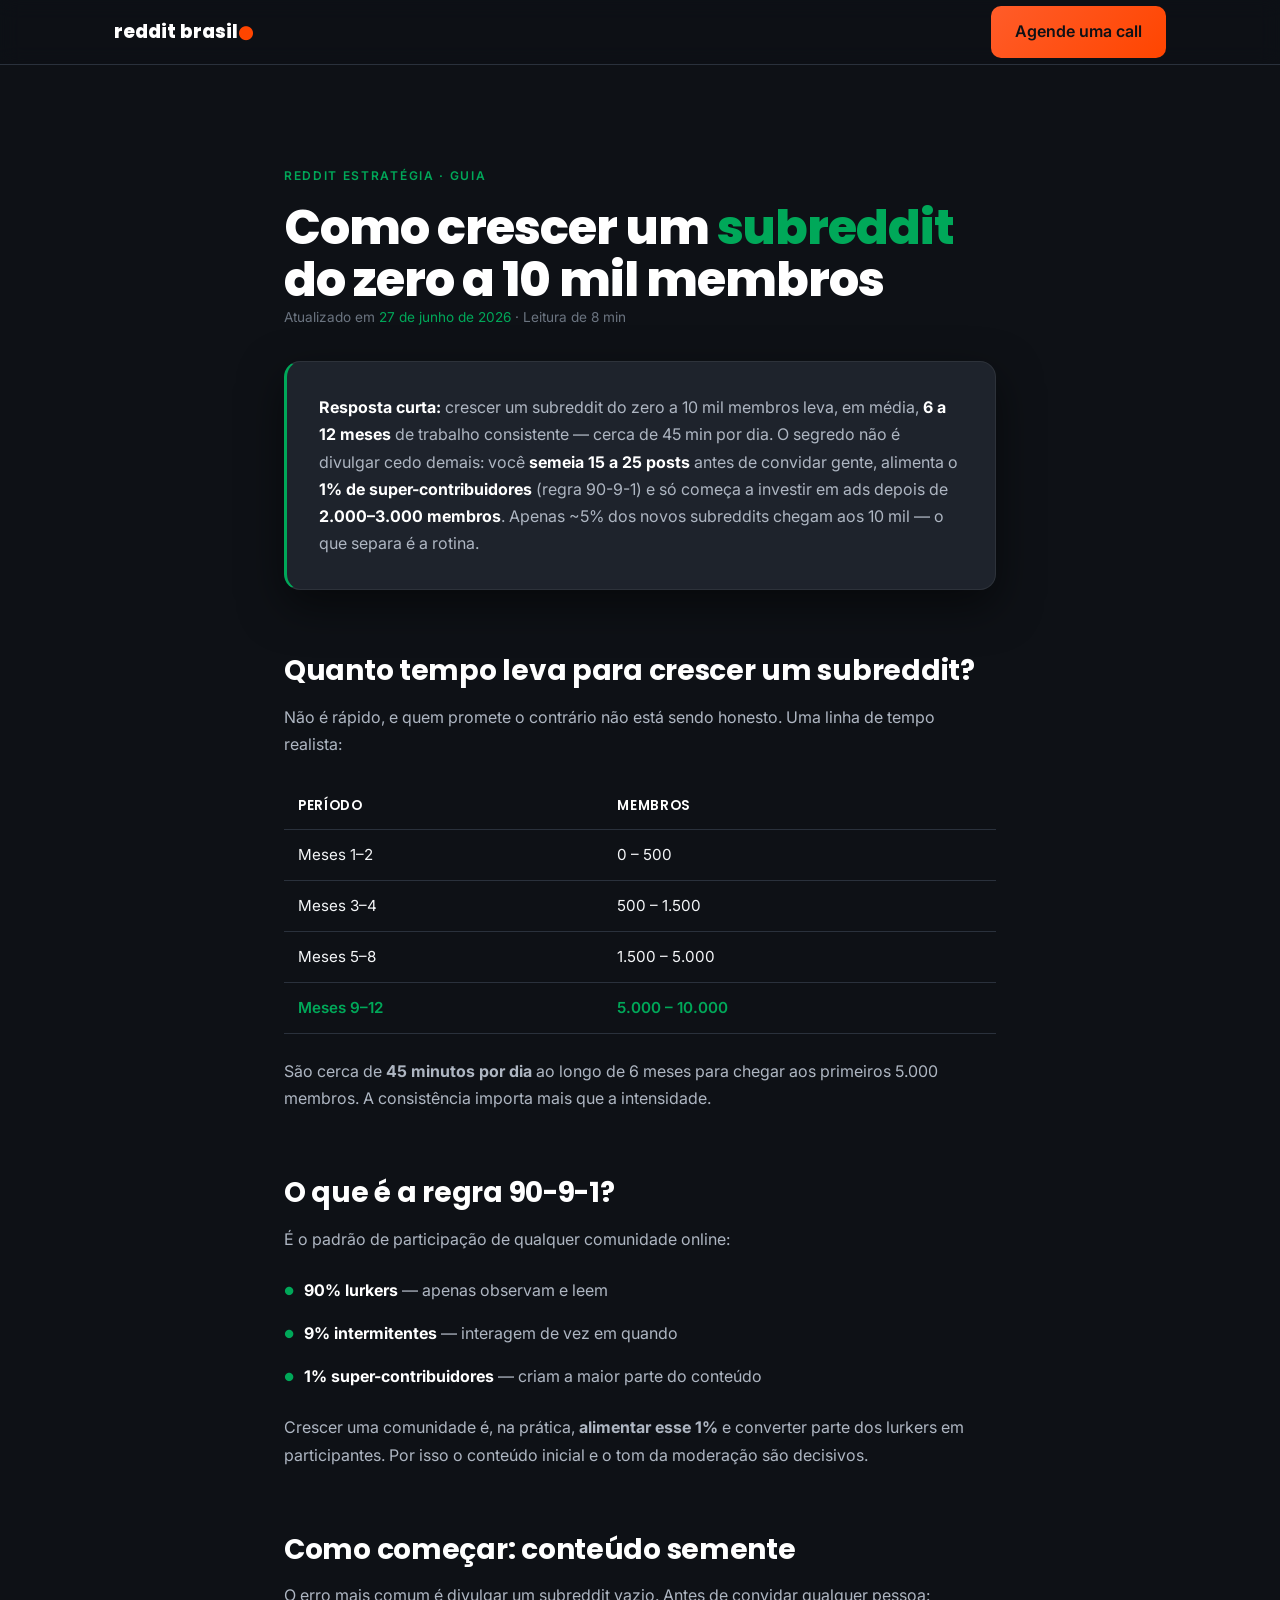
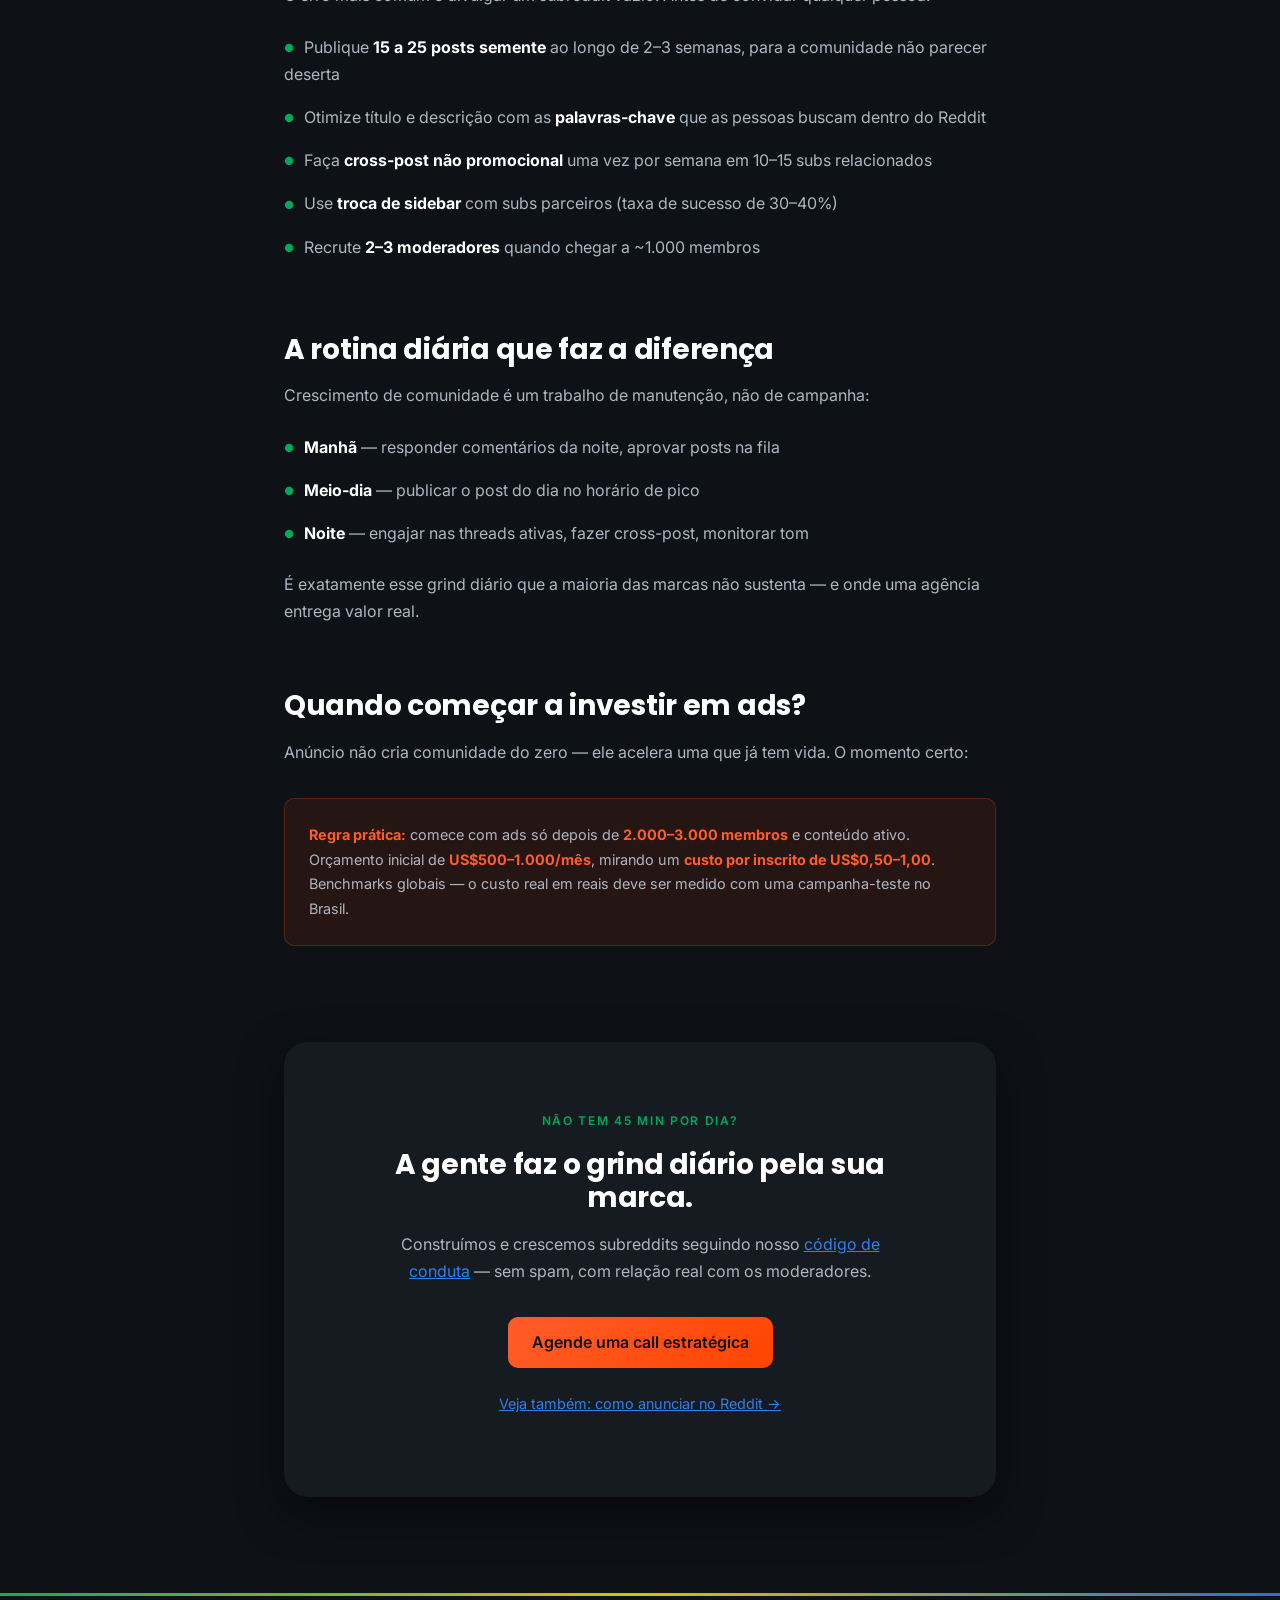
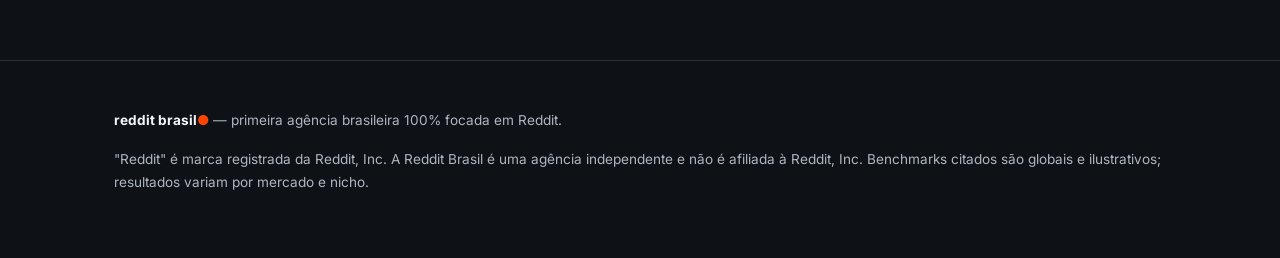
<file: blog/como-crescer-um-subreddit-do-zero/index.html>
<!DOCTYPE html>
<html lang="pt-BR">
<head>
  <meta charset="UTF-8" />
  <meta name="viewport" content="width=device-width, initial-scale=1.0" />

  <title>Como crescer um subreddit do zero a 10 mil membros | Reddit Brasil</title>
  <meta name="description" content="Guia passo a passo para criar e crescer um subreddit do zero: quanto tempo leva, a regra 90-9-1, conteúdo semente, rotina diária e quando investir em ads." />
  <link rel="canonical" href="https://redditbrazil.com.br/blog/como-crescer-um-subreddit-do-zero/" />
  <meta name="robots" content="index, follow" />

  <meta property="og:type" content="article" />
  <meta property="og:locale" content="pt_BR" />
  <meta property="og:site_name" content="Reddit Brasil" />
  <meta property="og:title" content="Como crescer um subreddit do zero a 10 mil membros" />
  <meta property="og:description" content="Quanto tempo leva, a regra 90-9-1, conteúdo semente e a rotina diária para crescer uma comunidade no Reddit." />
  <meta property="og:url" content="https://redditbrazil.com.br/blog/como-crescer-um-subreddit-do-zero/" />
  <meta property="og:image" content="https://redditbrazil.com.br/og-image.png" />
  <meta name="twitter:card" content="summary_large_image" />

  <link rel="icon" href="/favicon.svg" type="image/svg+xml" />
  <link rel="preconnect" href="https://fonts.googleapis.com" />
  <link rel="preconnect" href="https://fonts.gstatic.com" crossorigin />
  <link href="https://fonts.googleapis.com/css2?family=Poppins:wght@600;700;800&family=Inter:wght@400;500;600&family=Space+Mono:wght@700&display=swap" rel="stylesheet" />

  <script type="application/ld+json">
  {
    "@context": "https://schema.org",
    "@type": "BlogPosting",
    "headline": "Como crescer um subreddit do zero a 10 mil membros",
    "description": "Guia passo a passo para criar e crescer um subreddit: tempo, regra 90-9-1, conteúdo semente, rotina diária e quando investir em ads.",
    "inLanguage": "pt-BR",
    "datePublished": "2026-06-27",
    "dateModified": "2026-06-27",
    "author": { "@type": "Organization", "name": "Reddit Brasil" },
    "publisher": { "@type": "Organization", "name": "Reddit Brasil", "logo": { "@type": "ImageObject", "url": "https://redditbrazil.com.br/og-image.png" } },
    "mainEntityOfPage": { "@type": "WebPage", "@id": "https://redditbrazil.com.br/blog/como-crescer-um-subreddit-do-zero/" }
  }
  </script>
  <script type="application/ld+json">
  {
    "@context": "https://schema.org",
    "@type": "FAQPage",
    "mainEntity": [
      {
        "@type": "Question",
        "name": "Quanto tempo leva para crescer um subreddit?",
        "acceptedAnswer": { "@type": "Answer", "text": "Crescer um subreddit do zero a 10 mil membros costuma levar de 6 a 12 meses de trabalho consistente. Uma linha de tempo realista: 0–500 membros nos meses 1–2, 500–1.500 nos meses 3–4, 1.500–5.000 nos meses 5–8 e 5.000–10.000 nos meses 9–12. Apenas cerca de 5% dos novos subreddits chegam a 10 mil." }
      },
      {
        "@type": "Question",
        "name": "O que é a regra 90-9-1 no Reddit?",
        "acceptedAnswer": { "@type": "Answer", "text": "É o padrão de participação de comunidades online: cerca de 90% das pessoas apenas observam (lurkers), 9% interagem ocasionalmente e 1% são super-contribuidores que criam a maior parte do conteúdo. Crescer uma comunidade é, na prática, alimentar esse 1% e converter lurkers em participantes." }
      },
      {
        "@type": "Question",
        "name": "Quando começar a investir em anúncios para crescer o subreddit?",
        "acceptedAnswer": { "@type": "Answer", "text": "O ideal é começar a investir em ads depois de a comunidade já ter de 2.000 a 3.000 membros e conteúdo ativo, com orçamento inicial de US$500 a US$1.000/mês, mirando um custo por inscrito entre US$0,50 e US$1,00. Antes disso, o foco deve ser conteúdo semente e engajamento orgânico." }
      }
    ]
  }
  </script>

  <style>
    :root{
      --verde-vivo:#00A859; --verde-100:rgba(0,168,89,.12); --amarelo:#FFDF00;
      --orange-500:#FF4500; --orange-400:#FF5C29; --orange-100:rgba(255,69,0,.10); --azul-vivo:#2F80ED;
      --bg-900:#0E1116; --bg-800:#161A21; --bg-700:#1E232C; --bg-600:#2A313C;
      --text-100:#FFFFFF; --text-200:#F4F6F8; --text-300:#AEB6C2; --text-400:#6B7480;
      --font-display:"Poppins","Montserrat",system-ui,sans-serif; --font-body:"Inter",system-ui,sans-serif; --font-mono:"Space Mono",ui-monospace,monospace;
      --space-4:16px; --space-5:24px; --space-6:32px; --space-7:48px; --space-8:64px; --space-9:96px;
      --radius-md:10px; --radius-lg:16px; --radius-xl:24px; --radius-pill:999px;
      --shadow-card:0 16px 44px rgba(0,0,0,.5);
      --glow-orange:0 0 0 1px rgba(255,69,0,.4),0 8px 30px rgba(255,69,0,.25);
      --grad-brasa:linear-gradient(135deg,#FF5C29 0%,#FF4500 100%);
      --grad-brasil:linear-gradient(90deg,#1FBE6E 0%,#FFDF00 50%,#2F80ED 100%);
    }
    *{ box-sizing:border-box; margin:0; padding:0; }
    html{ scroll-behavior:smooth; }
    body{ font-family:var(--font-body); background:var(--bg-900); color:var(--text-200); line-height:1.7; -webkit-font-smoothing:antialiased;
      background-image:radial-gradient(700px 320px at 85% -12%, rgba(0,168,89,.10), transparent 60%); background-repeat:no-repeat; }
    .wrap{ max-width:1100px; margin:0 auto; padding:0 24px; }
    .article{ max-width:760px; margin:0 auto; padding:0 24px; }
    h1,h2,h3{ font-family:var(--font-display); color:var(--text-100); letter-spacing:-.01em; }
    h1{ font-size:clamp(2rem,4.5vw,3rem); font-weight:800; line-height:1.08; letter-spacing:-.02em; }
    h2{ font-size:clamp(1.4rem,3vw,1.75rem); font-weight:700; line-height:1.2; margin:var(--space-8) 0 var(--space-4); }
    h3{ font-size:1.15rem; font-weight:700; margin:var(--space-6) 0 8px; }
    p{ color:var(--text-300); margin-bottom:var(--space-4); }
    a{ color:var(--azul-vivo); }
    .verde{ color:var(--verde-vivo); } .reddit{ color:var(--orange-500); }
    .eyebrow{ font-size:.75rem; font-weight:600; letter-spacing:.14em; text-transform:uppercase; color:var(--verde-vivo); display:inline-block; margin-bottom:var(--space-4); }
    header{ position:sticky; top:0; z-index:10; backdrop-filter:blur(10px); background:rgba(14,17,22,.7); border-bottom:1px solid var(--bg-600); }
    .nav{ display:flex; align-items:center; justify-content:space-between; height:64px; }
    .logo{ font-family:var(--font-display); font-weight:800; font-size:1.15rem; color:var(--text-100); text-decoration:none; }
    .logo .dot{ color:var(--orange-500); }
    .btn{ display:inline-block; font-weight:600; text-decoration:none; padding:12px 24px; border-radius:var(--radius-md); transition:.18s; }
    .btn-reddit{ background:var(--grad-brasa); color:var(--bg-900); } .btn-reddit:hover{ box-shadow:var(--glow-orange); }
    .meta{ color:var(--text-400); font-size:.85rem; margin-bottom:var(--space-6); } .meta span{ color:var(--verde-vivo); }
    .tldr{ background:var(--bg-700); border:1px solid rgba(255,255,255,.07); border-left:3px solid var(--verde-vivo); border-radius:var(--radius-lg); padding:var(--space-6); box-shadow:var(--shadow-card); margin:var(--space-6) 0; }
    .tldr strong{ color:var(--text-100); }
    table{ width:100%; border-collapse:collapse; margin:var(--space-5) 0; font-size:.95rem; }
    th,td{ text-align:left; padding:12px 14px; border-bottom:1px solid var(--bg-600); }
    th{ font-family:var(--font-display); color:var(--text-100); font-weight:600; font-size:.85rem; text-transform:uppercase; letter-spacing:.05em; }
    td:first-child{ color:var(--text-200); } tr.hl td{ color:var(--verde-vivo); font-weight:600; }
    ul.clean{ list-style:none; margin:var(--space-4) 0; } ul.clean li{ padding:8px 0; color:var(--text-300); }
    ul.clean li::before{ content:"●"; color:var(--verde-vivo); margin-right:10px; font-size:.7rem; vertical-align:middle; } ul.clean li strong{ color:var(--text-100); }
    .note{ background:var(--orange-100); border:1px solid rgba(255,69,0,.25); border-radius:var(--radius-md); padding:var(--space-5); font-size:.9rem; color:var(--text-200); margin:var(--space-6) 0; } .note strong{ color:var(--orange-400); }
    .cta{ background:var(--bg-800); border-radius:var(--radius-xl); padding:var(--space-8); text-align:center; margin:var(--space-9) 0; box-shadow:var(--shadow-card); } .cta h2{ margin-top:0; }
    footer{ border-top:1px solid var(--bg-600); padding:var(--space-7) 0; color:var(--text-400); font-size:.85rem; margin-top:var(--space-8); }
    .footstrip{ height:3px; background:var(--grad-brasil); opacity:.85; }
  </style>
</head>
<body>

  <header>
    <div class="wrap nav">
      <a href="/" class="logo">reddit brasil<span class="dot">●</span></a>
      <a href="/#contato" class="btn btn-reddit">Agende uma call</a>
    </div>
  </header>

  <article class="article" style="padding-top:var(--space-9);">
    <span class="eyebrow">Reddit Estratégia · Guia</span>
    <h1>Como crescer um <span class="verde">subreddit</span> do zero a 10 mil membros</h1>
    <p class="meta">Atualizado em <span>27 de junho de 2026</span> · Leitura de 8 min</p>

    <div class="tldr">
      <p style="margin-bottom:0;"><strong>Resposta curta:</strong> crescer um subreddit do zero a 10 mil membros leva, em média, <strong>6 a 12 meses</strong> de trabalho consistente — cerca de 45 min por dia. O segredo não é divulgar cedo demais: você <strong>semeia 15 a 25 posts</strong> antes de convidar gente, alimenta o <strong>1% de super-contribuidores</strong> (regra 90-9-1) e só começa a investir em ads depois de <strong>2.000–3.000 membros</strong>. Apenas ~5% dos novos subreddits chegam aos 10 mil — o que separa é a rotina.</p>
    </div>

    <h2>Quanto tempo leva para crescer um subreddit?</h2>
    <p>Não é rápido, e quem promete o contrário não está sendo honesto. Uma linha de tempo realista:</p>
    <table>
      <thead><tr><th>Período</th><th>Membros</th></tr></thead>
      <tbody>
        <tr><td>Meses 1–2</td><td>0 – 500</td></tr>
        <tr><td>Meses 3–4</td><td>500 – 1.500</td></tr>
        <tr><td>Meses 5–8</td><td>1.500 – 5.000</td></tr>
        <tr class="hl"><td>Meses 9–12</td><td>5.000 – 10.000</td></tr>
      </tbody>
    </table>
    <p>São cerca de <strong>45 minutos por dia</strong> ao longo de 6 meses para chegar aos primeiros 5.000 membros. A consistência importa mais que a intensidade.</p>

    <h2>O que é a regra 90-9-1?</h2>
    <p>É o padrão de participação de qualquer comunidade online:</p>
    <ul class="clean">
      <li><strong>90% lurkers</strong> — apenas observam e leem</li>
      <li><strong>9% intermitentes</strong> — interagem de vez em quando</li>
      <li><strong>1% super-contribuidores</strong> — criam a maior parte do conteúdo</li>
    </ul>
    <p>Crescer uma comunidade é, na prática, <strong>alimentar esse 1%</strong> e converter parte dos lurkers em participantes. Por isso o conteúdo inicial e o tom da moderação são decisivos.</p>

    <h2>Como começar: conteúdo semente</h2>
    <p>O erro mais comum é divulgar um subreddit vazio. Antes de convidar qualquer pessoa:</p>
    <ul class="clean">
      <li>Publique <strong>15 a 25 posts semente</strong> ao longo de 2–3 semanas, para a comunidade não parecer deserta</li>
      <li>Otimize título e descrição com as <strong>palavras-chave</strong> que as pessoas buscam dentro do Reddit</li>
      <li>Faça <strong>cross-post não promocional</strong> uma vez por semana em 10–15 subs relacionados</li>
      <li>Use <strong>troca de sidebar</strong> com subs parceiros (taxa de sucesso de 30–40%)</li>
      <li>Recrute <strong>2–3 moderadores</strong> quando chegar a ~1.000 membros</li>
    </ul>

    <h2>A rotina diária que faz a diferença</h2>
    <p>Crescimento de comunidade é um trabalho de manutenção, não de campanha:</p>
    <ul class="clean">
      <li><strong>Manhã</strong> — responder comentários da noite, aprovar posts na fila</li>
      <li><strong>Meio-dia</strong> — publicar o post do dia no horário de pico</li>
      <li><strong>Noite</strong> — engajar nas threads ativas, fazer cross-post, monitorar tom</li>
    </ul>
    <p>É exatamente esse grind diário que a maioria das marcas não sustenta — e onde uma agência entrega valor real.</p>

    <h2>Quando começar a investir em ads?</h2>
    <p>Anúncio não cria comunidade do zero — ele acelera uma que já tem vida. O momento certo:</p>
    <div class="note">
      <p style="margin-bottom:0;"><strong>Regra prática:</strong> comece com ads só depois de <strong>2.000–3.000 membros</strong> e conteúdo ativo. Orçamento inicial de <strong>US$500–1.000/mês</strong>, mirando um <strong>custo por inscrito de US$0,50–1,00</strong>. Benchmarks globais — o custo real em reais deve ser medido com uma campanha-teste no Brasil.</p>
    </div>

    <div class="cta">
      <span class="eyebrow">Não tem 45 min por dia?</span>
      <h2>A gente faz o grind diário pela sua marca.</h2>
      <p style="max-width:54ch;margin:0 auto var(--space-6);">Construímos e crescemos subreddits seguindo nosso <a href="/codigo-de-conduta/">código de conduta</a> — sem spam, com relação real com os moderadores.</p>
      <a href="mailto:contato@redditbrazil.com" class="btn btn-reddit">Agende uma call estratégica</a>
      <p style="margin-top:var(--space-5);font-size:.9rem;"><a href="/reddit-ads/">Veja também: como anunciar no Reddit →</a></p>
    </div>

  </article>

  <div class="footstrip"></div>
  <footer>
    <div class="wrap">
      <p><strong style="color:var(--text-200);">reddit brasil<span style="color:var(--orange-500);">●</span></strong> — primeira agência brasileira 100% focada em Reddit.</p>
      <p style="margin-top:12px;">"Reddit" é marca registrada da Reddit, Inc. A Reddit Brasil é uma agência independente e não é afiliada à Reddit, Inc. Benchmarks citados são globais e ilustrativos; resultados variam por mercado e nicho.</p>
    </div>
  </footer>

</body>
</html>
</file>
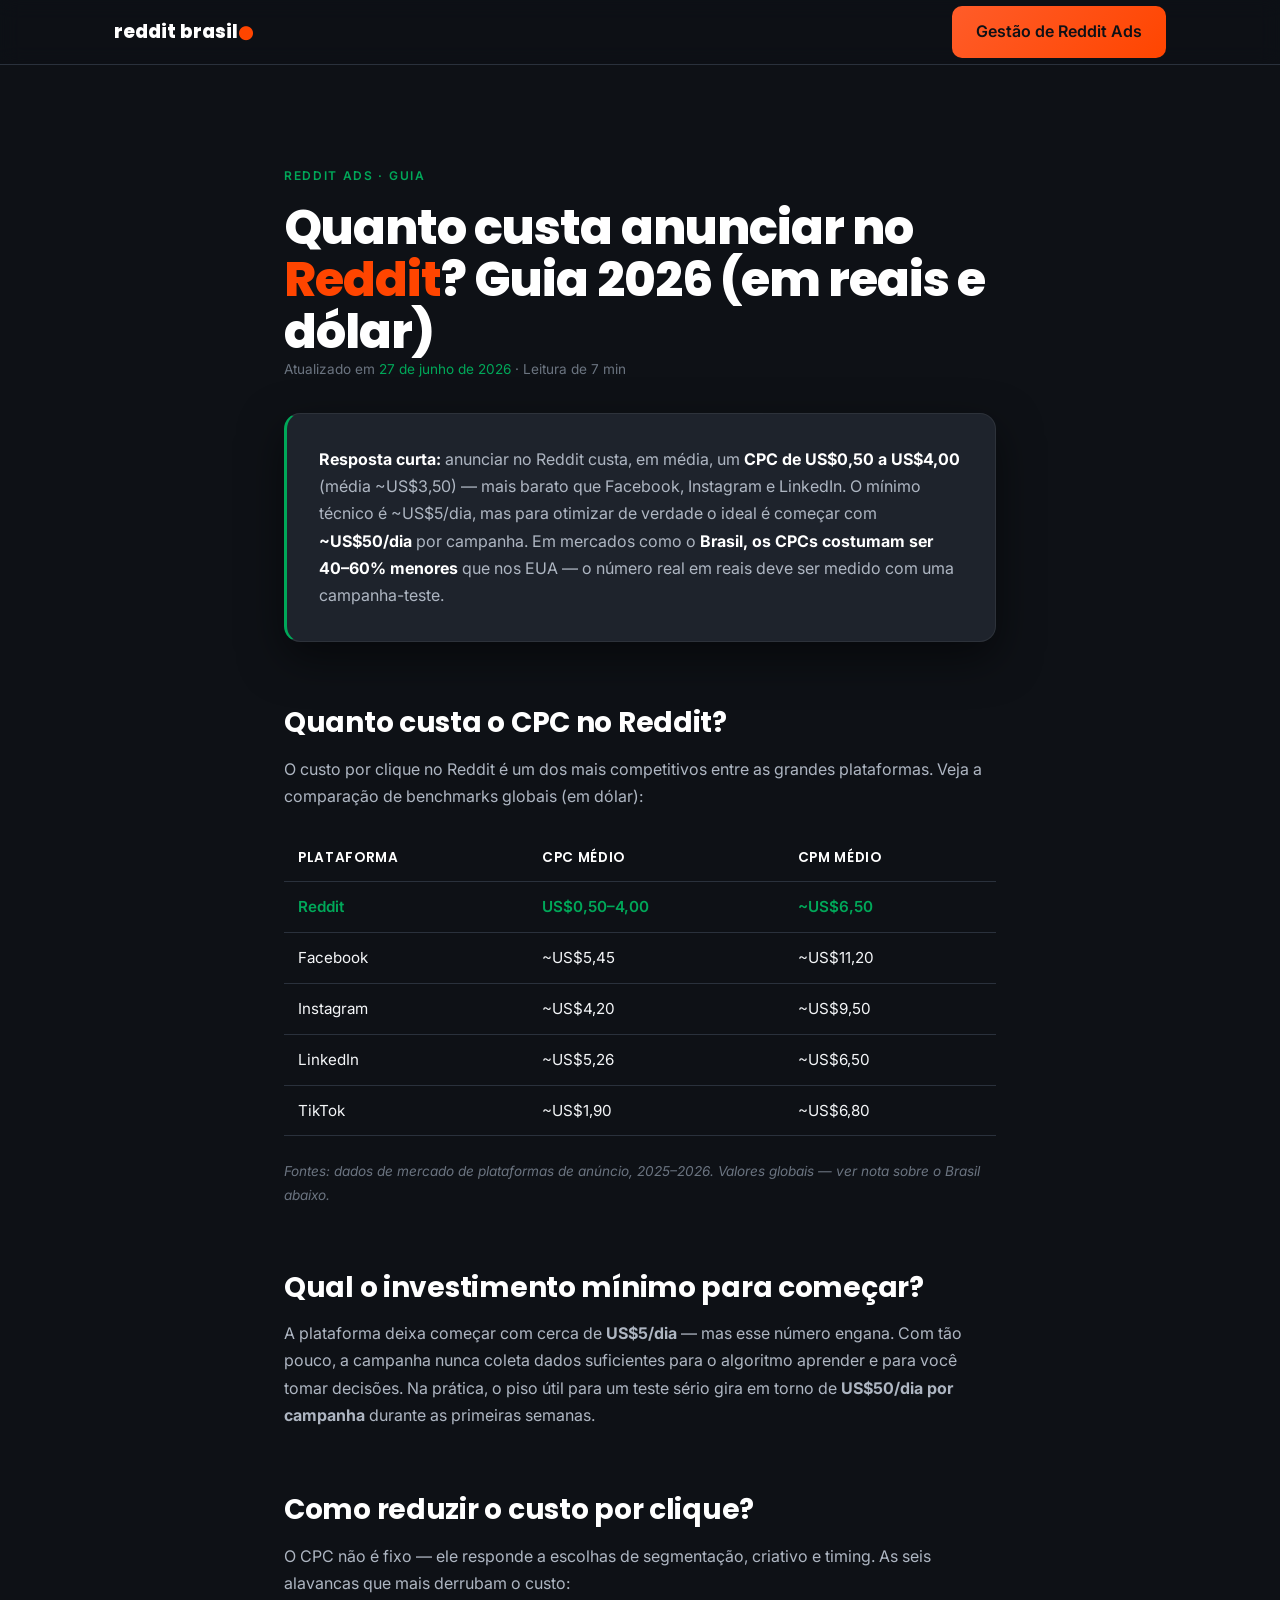
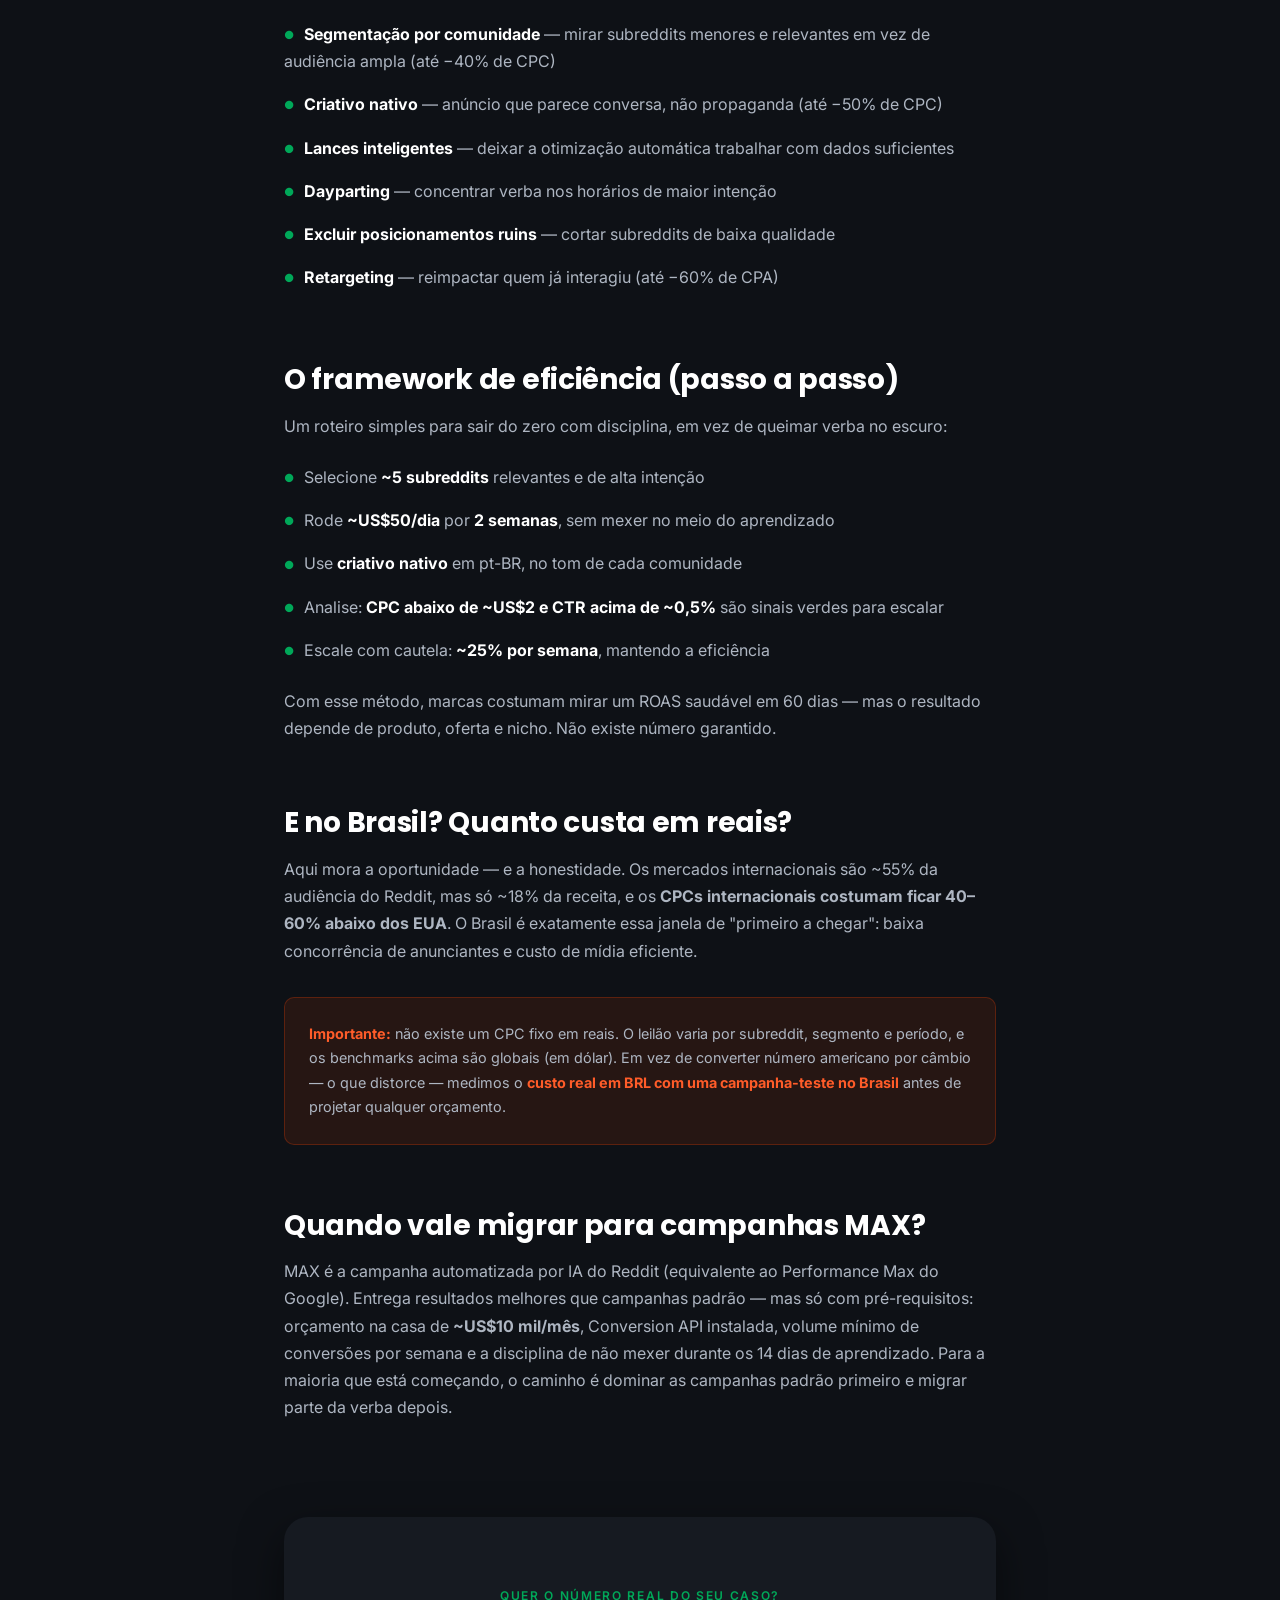
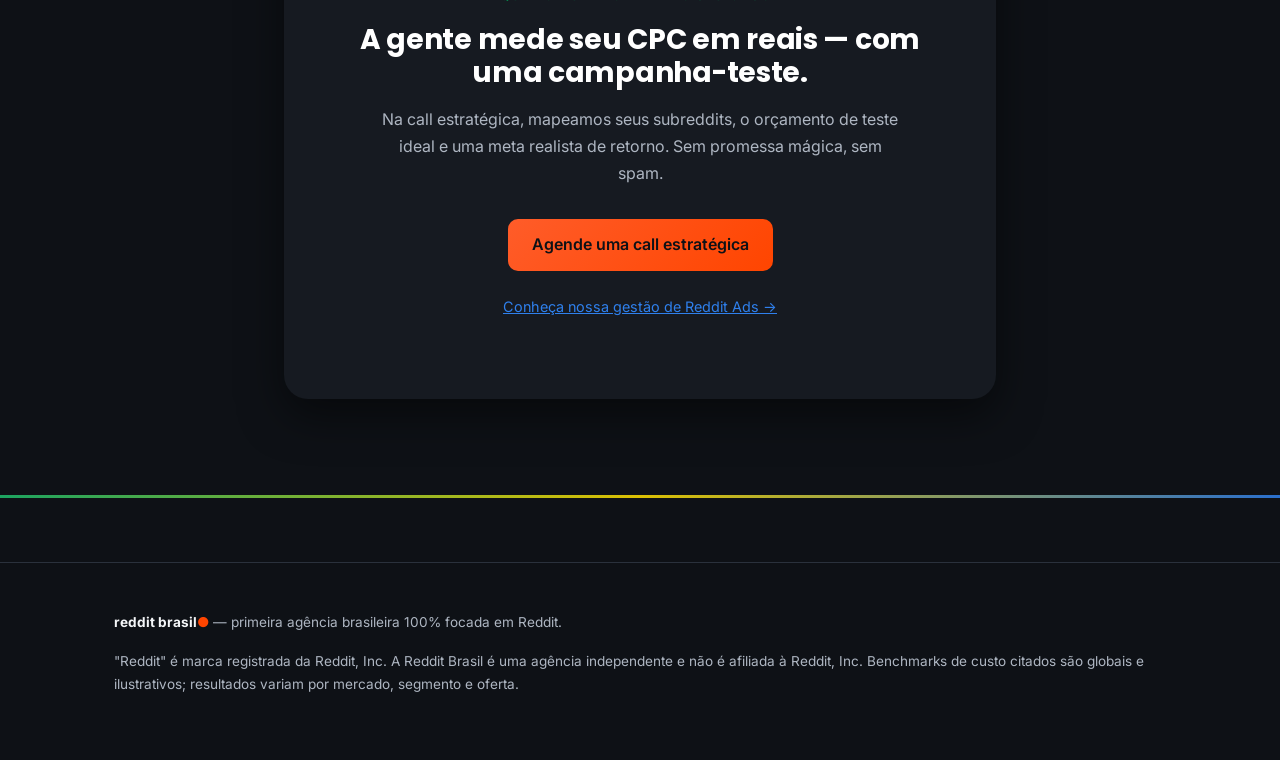
<file: blog/quanto-custa-anunciar-no-reddit/index.html>
<!DOCTYPE html>
<html lang="pt-BR">
<head>
  <meta charset="UTF-8" />
  <meta name="viewport" content="width=device-width, initial-scale=1.0" />

  <!-- ===== SEO ===== -->
  <title>Quanto custa anunciar no Reddit? Guia 2026 (em reais e dólar) | Reddit Brasil</title>
  <meta name="description" content="Quanto custa anunciar no Reddit em 2026? CPC, CPM, investimento mínimo, comparação com Meta e Google e 6 formas de reduzir o custo. Guia completo em pt-BR." />
  <link rel="canonical" href="https://redditbrazil.com.br/blog/quanto-custa-anunciar-no-reddit/" />
  <meta name="robots" content="index, follow" />

  <!-- ===== Open Graph ===== -->
  <meta property="og:type" content="article" />
  <meta property="og:locale" content="pt_BR" />
  <meta property="og:site_name" content="Reddit Brasil" />
  <meta property="og:title" content="Quanto custa anunciar no Reddit? Guia 2026" />
  <meta property="og:description" content="CPC, CPM, investimento mínimo e como reduzir o custo dos seus anúncios no Reddit. Em pt-BR." />
  <meta property="og:url" content="https://redditbrazil.com.br/blog/quanto-custa-anunciar-no-reddit/" />
  <meta property="og:image" content="https://redditbrazil.com.br/og-image.png" />
  <meta name="twitter:card" content="summary_large_image" />

  <link rel="icon" href="/favicon.svg" type="image/svg+xml" />

  <!-- ===== Fonts ===== -->
  <link rel="preconnect" href="https://fonts.googleapis.com" />
  <link rel="preconnect" href="https://fonts.gstatic.com" crossorigin />
  <link href="https://fonts.googleapis.com/css2?family=Poppins:wght@600;700;800&family=Inter:wght@400;500;600&family=Space+Mono:wght@700&display=swap" rel="stylesheet" />

  <!-- ===== JSON-LD: BlogPosting ===== -->
  <script type="application/ld+json">
  {
    "@context": "https://schema.org",
    "@type": "BlogPosting",
    "headline": "Quanto custa anunciar no Reddit? Guia 2026 (em reais e dólar)",
    "description": "Guia completo de custos de Reddit Ads em 2026: CPC, CPM, investimento mínimo, comparação com Meta e Google e como reduzir o custo por clique.",
    "inLanguage": "pt-BR",
    "datePublished": "2026-06-27",
    "dateModified": "2026-06-27",
    "author": { "@type": "Organization", "name": "Reddit Brasil" },
    "publisher": {
      "@type": "Organization",
      "name": "Reddit Brasil",
      "logo": { "@type": "ImageObject", "url": "https://redditbrazil.com.br/og-image.png" }
    },
    "mainEntityOfPage": { "@type": "WebPage", "@id": "https://redditbrazil.com.br/blog/quanto-custa-anunciar-no-reddit/" }
  }
  </script>

  <!-- ===== JSON-LD: FAQPage ===== -->
  <script type="application/ld+json">
  {
    "@context": "https://schema.org",
    "@type": "FAQPage",
    "mainEntity": [
      {
        "@type": "Question",
        "name": "Quanto custa o CPC no Reddit?",
        "acceptedAnswer": { "@type": "Answer", "text": "O custo por clique (CPC) no Reddit fica globalmente entre US$0,50 e US$4,00, com média em torno de US$3,50 — abaixo de Facebook (~US$5,45), Instagram (~US$4,20) e LinkedIn (~US$5,26). Em mercados internacionais como o Brasil, os CPCs tendem a ser 40–60% menores que nos Estados Unidos." }
      },
      {
        "@type": "Question",
        "name": "Qual o investimento mínimo para anunciar no Reddit?",
        "acceptedAnswer": { "@type": "Answer", "text": "O mínimo técnico da plataforma é de cerca de US$5/dia, mas esse valor é enganoso: para coletar dados suficientes e otimizar de verdade, recomenda-se algo em torno de US$50/dia por campanha durante o período de teste." }
      },
      {
        "@type": "Question",
        "name": "Reddit Ads é mais barato que Facebook e Google?",
        "acceptedAnswer": { "@type": "Answer", "text": "Em geral, sim: o CPC médio do Reddit costuma ser menor que o do Facebook, Instagram e LinkedIn. Além disso, em nichos de baixa concorrência o CAC pode ficar 20–40% abaixo do Meta. O resultado depende de criativo nativo e segmentação por subreddit." }
      },
      {
        "@type": "Question",
        "name": "Quanto custa anunciar no Reddit no Brasil, em reais?",
        "acceptedAnswer": { "@type": "Answer", "text": "Não existe um número fixo: o leilão varia por subreddit, segmento e período. Como referência, os benchmarks globais estão em dólar e os CPCs internacionais costumam ser 40–60% menores que nos EUA. O custo real em reais deve ser medido com uma campanha-teste no Brasil antes de qualquer projeção." }
      }
    ]
  }
  </script>

  <style>
    :root{
      --verde-vivo:#00A859; --verde-400:#1FBE6E; --verde-600:#008A48; --verde-100:rgba(0,168,89,.12);
      --amarelo:#FFDF00; --orange-500:#FF4500; --orange-400:#FF5C29; --orange-100:rgba(255,69,0,.10);
      --azul-vivo:#2F80ED;
      --bg-900:#0E1116; --bg-800:#161A21; --bg-700:#1E232C; --bg-600:#2A313C;
      --text-100:#FFFFFF; --text-200:#F4F6F8; --text-300:#AEB6C2; --text-400:#6B7480;
      --font-display:"Poppins","Montserrat",system-ui,sans-serif;
      --font-body:"Inter",system-ui,sans-serif;
      --font-mono:"Space Mono",ui-monospace,monospace;
      --space-4:16px; --space-5:24px; --space-6:32px; --space-7:48px; --space-8:64px; --space-9:96px;
      --radius-sm:6px; --radius-md:10px; --radius-lg:16px; --radius-xl:24px; --radius-pill:999px;
      --shadow-card:0 16px 44px rgba(0,0,0,.5);
      --glow-orange:0 0 0 1px rgba(255,69,0,.4),0 8px 30px rgba(255,69,0,.25);
      --glow-green:0 0 0 1px rgba(0,168,89,.30),0 10px 40px rgba(0,168,89,.18);
      --grad-brasa:linear-gradient(135deg,#FF5C29 0%,#FF4500 100%);
      --grad-brasil:linear-gradient(90deg,#1FBE6E 0%,#FFDF00 50%,#2F80ED 100%);
    }
    *{ box-sizing:border-box; margin:0; padding:0; }
    html{ scroll-behavior:smooth; }
    body{
      font-family:var(--font-body); background:var(--bg-900); color:var(--text-200); line-height:1.7;
      -webkit-font-smoothing:antialiased;
      background-image:radial-gradient(700px 320px at 85% -12%, rgba(0,168,89,.10), transparent 60%);
      background-repeat:no-repeat;
    }
    .wrap{ max-width:1100px; margin:0 auto; padding:0 24px; }
    .article{ max-width:760px; margin:0 auto; padding:0 24px; }
    h1,h2,h3{ font-family:var(--font-display); color:var(--text-100); letter-spacing:-.01em; }
    h1{ font-size:clamp(2rem,4.5vw,3rem); font-weight:800; line-height:1.08; letter-spacing:-.02em; }
    h2{ font-size:clamp(1.4rem,3vw,1.75rem); font-weight:700; line-height:1.2; margin:var(--space-8) 0 var(--space-4); }
    h3{ font-size:1.15rem; font-weight:700; margin:var(--space-6) 0 8px; }
    p{ color:var(--text-300); margin-bottom:var(--space-4); }
    a{ color:var(--azul-vivo); }
    .verde{ color:var(--verde-vivo); }
    .reddit{ color:var(--orange-500); }
    .eyebrow{ font-size:.75rem; font-weight:600; letter-spacing:.14em; text-transform:uppercase; color:var(--verde-vivo); display:inline-block; margin-bottom:var(--space-4); }
    .strip{ height:3px; width:64px; background:linear-gradient(90deg,#00A859,transparent); margin:var(--space-4) 0; border-radius:2px; }
    header{ position:sticky; top:0; z-index:10; backdrop-filter:blur(10px); background:rgba(14,17,22,.7); border-bottom:1px solid var(--bg-600); }
    .nav{ display:flex; align-items:center; justify-content:space-between; height:64px; }
    .logo{ font-family:var(--font-display); font-weight:800; font-size:1.15rem; color:var(--text-100); text-decoration:none; }
    .logo .dot{ color:var(--orange-500); }
    .btn{ display:inline-block; font-weight:600; text-decoration:none; padding:12px 24px; border-radius:var(--radius-md); transition:.18s; }
    .btn-reddit{ background:var(--grad-brasa); color:var(--bg-900); }
    .btn-reddit:hover{ box-shadow:var(--glow-orange); }
    .meta{ color:var(--text-400); font-size:.85rem; margin-bottom:var(--space-6); }
    .meta span{ color:var(--verde-vivo); }
    /* Answer-first box (AEO) */
    .tldr{ background:var(--bg-700); border:1px solid rgba(255,255,255,.07); border-left:3px solid var(--verde-vivo); border-radius:var(--radius-lg); padding:var(--space-6); box-shadow:var(--shadow-card); margin:var(--space-6) 0; }
    .tldr strong{ color:var(--text-100); }
    /* Table */
    table{ width:100%; border-collapse:collapse; margin:var(--space-5) 0; font-size:.95rem; }
    th,td{ text-align:left; padding:12px 14px; border-bottom:1px solid var(--bg-600); }
    th{ font-family:var(--font-display); color:var(--text-100); font-weight:600; font-size:.85rem; text-transform:uppercase; letter-spacing:.05em; }
    td:first-child{ color:var(--text-200); }
    tr.hl td{ color:var(--verde-vivo); font-weight:600; }
    /* Lists */
    ul.clean{ list-style:none; margin:var(--space-4) 0; }
    ul.clean li{ padding:8px 0; color:var(--text-300); }
    ul.clean li::before{ content:"●"; color:var(--verde-vivo); margin-right:10px; font-size:.7rem; vertical-align:middle; }
    ul.clean li strong{ color:var(--text-100); }
    /* Note */
    .note{ background:var(--orange-100); border:1px solid rgba(255,69,0,.25); border-radius:var(--radius-md); padding:var(--space-5); font-size:.9rem; color:var(--text-200); margin:var(--space-6) 0; }
    .note strong{ color:var(--orange-400); }
    /* CTA */
    .cta{ background:var(--bg-800); border-radius:var(--radius-xl); padding:var(--space-8); text-align:center; margin:var(--space-9) 0; box-shadow:var(--shadow-card); }
    .cta h2{ margin-top:0; }
    footer{ border-top:1px solid var(--bg-600); padding:var(--space-7) 0; color:var(--text-400); font-size:.85rem; margin-top:var(--space-8); }
    .footstrip{ height:3px; background:var(--grad-brasil); opacity:.85; }
  </style>
</head>
<body>

  <header>
    <div class="wrap nav">
      <a href="/" class="logo">reddit brasil<span class="dot">●</span></a>
      <a href="/reddit-ads/" class="btn btn-reddit">Gestão de Reddit Ads</a>
    </div>
  </header>

  <article class="article" style="padding-top:var(--space-9);">
    <span class="eyebrow">Reddit Ads · Guia</span>
    <h1>Quanto custa anunciar no <span class="reddit">Reddit</span>? Guia 2026 (em reais e dólar)</h1>
    <p class="meta">Atualizado em <span>27 de junho de 2026</span> · Leitura de 7 min</p>

    <!-- AEO: resposta direta no topo -->
    <div class="tldr">
      <p style="margin-bottom:0;"><strong>Resposta curta:</strong> anunciar no Reddit custa, em média, um <strong>CPC de US$0,50 a US$4,00</strong> (média ~US$3,50) — mais barato que Facebook, Instagram e LinkedIn. O mínimo técnico é ~US$5/dia, mas para otimizar de verdade o ideal é começar com <strong>~US$50/dia</strong> por campanha. Em mercados como o <strong>Brasil, os CPCs costumam ser 40–60% menores</strong> que nos EUA — o número real em reais deve ser medido com uma campanha-teste.</p>
    </div>

    <h2>Quanto custa o CPC no Reddit?</h2>
    <p>O custo por clique no Reddit é um dos mais competitivos entre as grandes plataformas. Veja a comparação de benchmarks globais (em dólar):</p>

    <table>
      <thead><tr><th>Plataforma</th><th>CPC médio</th><th>CPM médio</th></tr></thead>
      <tbody>
        <tr class="hl"><td>Reddit</td><td>US$0,50–4,00</td><td>~US$6,50</td></tr>
        <tr><td>Facebook</td><td>~US$5,45</td><td>~US$11,20</td></tr>
        <tr><td>Instagram</td><td>~US$4,20</td><td>~US$9,50</td></tr>
        <tr><td>LinkedIn</td><td>~US$5,26</td><td>~US$6,50</td></tr>
        <tr><td>TikTok</td><td>~US$1,90</td><td>~US$6,80</td></tr>
      </tbody>
    </table>
    <p style="font-size:.85rem;color:var(--text-400);font-style:italic;">Fontes: dados de mercado de plataformas de anúncio, 2025–2026. Valores globais — ver nota sobre o Brasil abaixo.</p>

    <h2>Qual o investimento mínimo para começar?</h2>
    <p>A plataforma deixa começar com cerca de <strong>US$5/dia</strong> — mas esse número engana. Com tão pouco, a campanha nunca coleta dados suficientes para o algoritmo aprender e para você tomar decisões. Na prática, o piso útil para um teste sério gira em torno de <strong>US$50/dia por campanha</strong> durante as primeiras semanas.</p>

    <h2>Como reduzir o custo por clique?</h2>
    <p>O CPC não é fixo — ele responde a escolhas de segmentação, criativo e timing. As seis alavancas que mais derrubam o custo:</p>
    <ul class="clean">
      <li><strong>Segmentação por comunidade</strong> — mirar subreddits menores e relevantes em vez de audiência ampla (até −40% de CPC)</li>
      <li><strong>Criativo nativo</strong> — anúncio que parece conversa, não propaganda (até −50% de CPC)</li>
      <li><strong>Lances inteligentes</strong> — deixar a otimização automática trabalhar com dados suficientes</li>
      <li><strong>Dayparting</strong> — concentrar verba nos horários de maior intenção</li>
      <li><strong>Excluir posicionamentos ruins</strong> — cortar subreddits de baixa qualidade</li>
      <li><strong>Retargeting</strong> — reimpactar quem já interagiu (até −60% de CPA)</li>
    </ul>

    <h2>O framework de eficiência (passo a passo)</h2>
    <p>Um roteiro simples para sair do zero com disciplina, em vez de queimar verba no escuro:</p>
    <ul class="clean">
      <li>Selecione <strong>~5 subreddits</strong> relevantes e de alta intenção</li>
      <li>Rode <strong>~US$50/dia</strong> por <strong>2 semanas</strong>, sem mexer no meio do aprendizado</li>
      <li>Use <strong>criativo nativo</strong> em pt-BR, no tom de cada comunidade</li>
      <li>Analise: <strong>CPC abaixo de ~US$2 e CTR acima de ~0,5%</strong> são sinais verdes para escalar</li>
      <li>Escale com cautela: <strong>~25% por semana</strong>, mantendo a eficiência</li>
    </ul>
    <p>Com esse método, marcas costumam mirar um ROAS saudável em 60 dias — mas o resultado depende de produto, oferta e nicho. Não existe número garantido.</p>

    <h2>E no Brasil? Quanto custa em reais?</h2>
    <p>Aqui mora a oportunidade — e a honestidade. Os mercados internacionais são ~55% da audiência do Reddit, mas só ~18% da receita, e os <strong>CPCs internacionais costumam ficar 40–60% abaixo dos EUA</strong>. O Brasil é exatamente essa janela de "primeiro a chegar": baixa concorrência de anunciantes e custo de mídia eficiente.</p>
    <div class="note">
      <p style="margin-bottom:0;"><strong>Importante:</strong> não existe um CPC fixo em reais. O leilão varia por subreddit, segmento e período, e os benchmarks acima são globais (em dólar). Em vez de converter número americano por câmbio — o que distorce — medimos o <strong>custo real em BRL com uma campanha-teste no Brasil</strong> antes de projetar qualquer orçamento.</p>
    </div>

    <h2>Quando vale migrar para campanhas MAX?</h2>
    <p>MAX é a campanha automatizada por IA do Reddit (equivalente ao Performance Max do Google). Entrega resultados melhores que campanhas padrão — mas só com pré-requisitos: orçamento na casa de <strong>~US$10 mil/mês</strong>, Conversion API instalada, volume mínimo de conversões por semana e a disciplina de não mexer durante os 14 dias de aprendizado. Para a maioria que está começando, o caminho é dominar as campanhas padrão primeiro e migrar parte da verba depois.</p>

    <!-- CTA -->
    <div class="cta">
      <span class="eyebrow">Quer o número real do seu caso?</span>
      <h2>A gente mede seu CPC em reais — com uma campanha-teste.</h2>
      <p style="max-width:52ch;margin:0 auto var(--space-6);">Na call estratégica, mapeamos seus subreddits, o orçamento de teste ideal e uma meta realista de retorno. Sem promessa mágica, sem spam.</p>
      <a href="mailto:contato@redditbrazil.com" class="btn btn-reddit">Agende uma call estratégica</a>
      <p style="margin-top:var(--space-5);font-size:.9rem;"><a href="/reddit-ads/">Conheça nossa gestão de Reddit Ads →</a></p>
    </div>

  </article>

  <div class="footstrip"></div>
  <footer>
    <div class="wrap">
      <p><strong style="color:var(--text-200);">reddit brasil<span style="color:var(--orange-500);">●</span></strong> — primeira agência brasileira 100% focada em Reddit.</p>
      <p style="margin-top:12px;">"Reddit" é marca registrada da Reddit, Inc. A Reddit Brasil é uma agência independente e não é afiliada à Reddit, Inc. Benchmarks de custo citados são globais e ilustrativos; resultados variam por mercado, segmento e oferta.</p>
    </div>
  </footer>

</body>
</html>
</file>
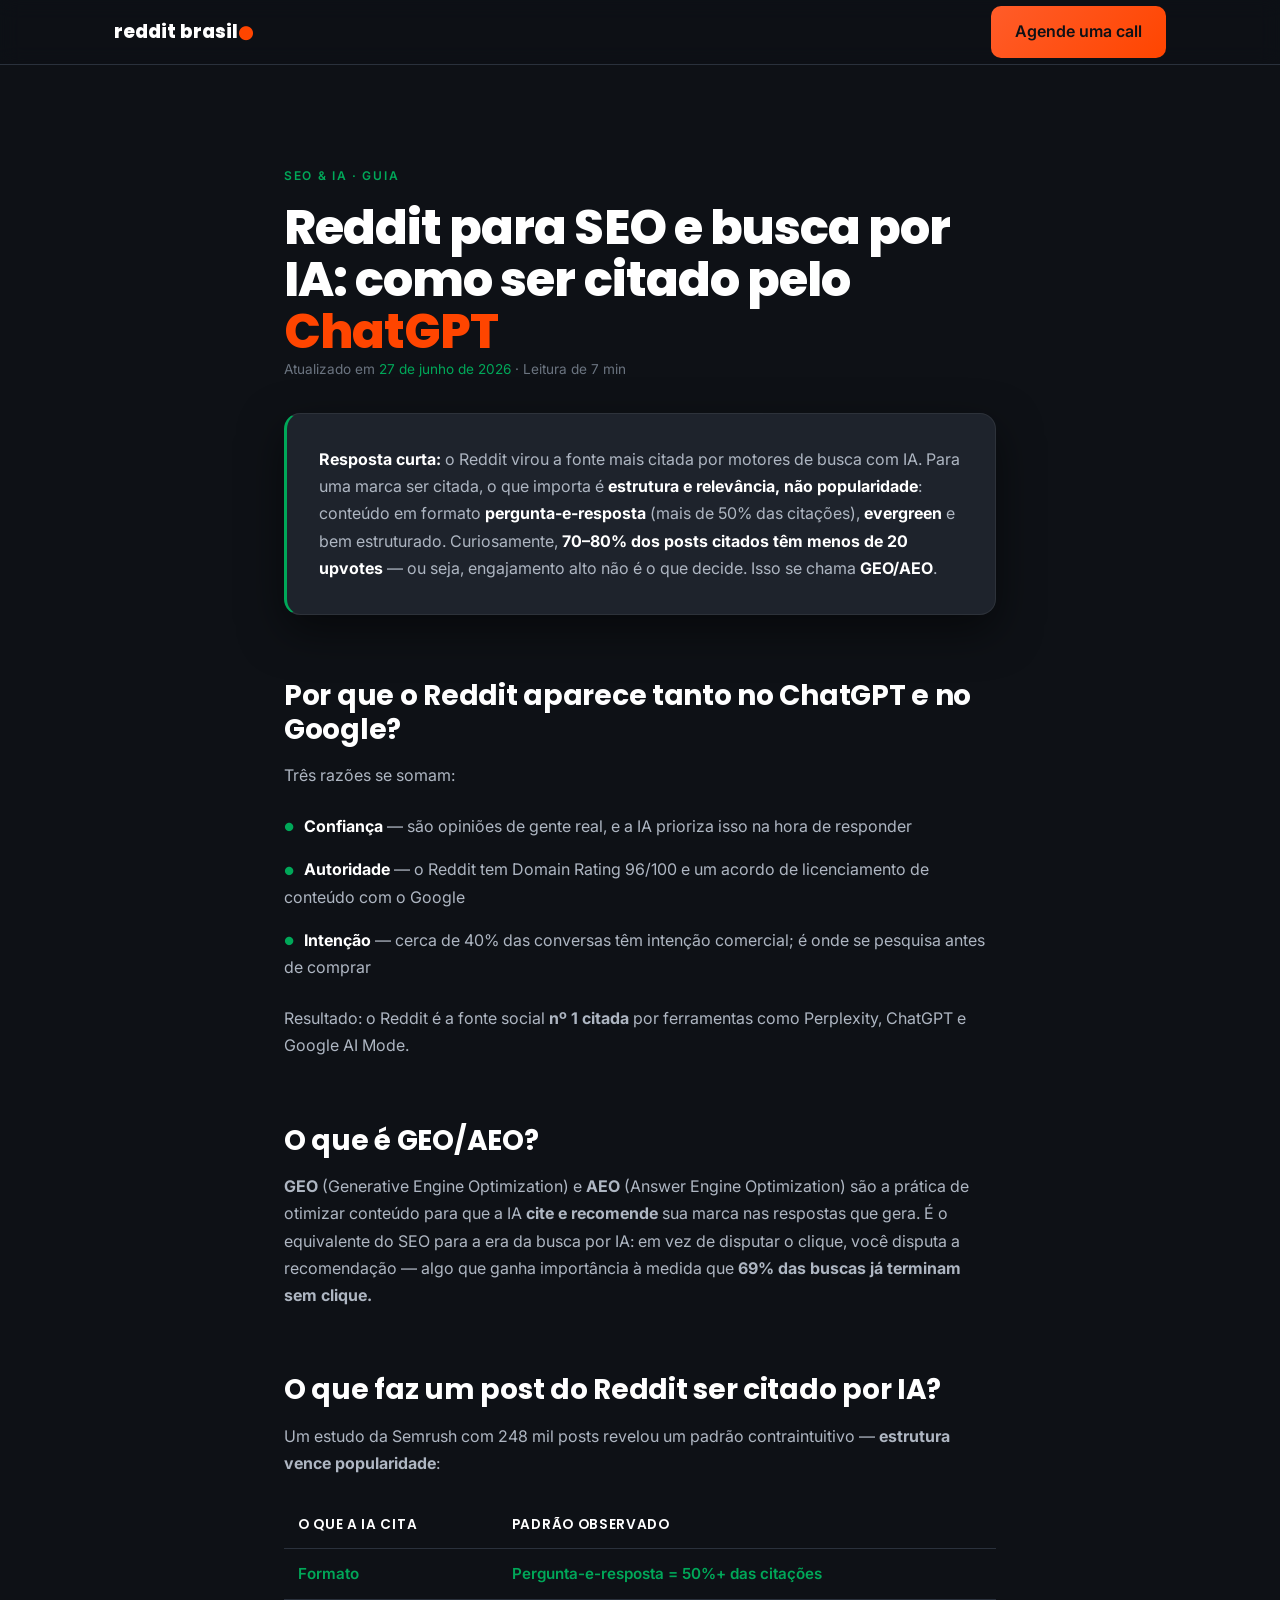
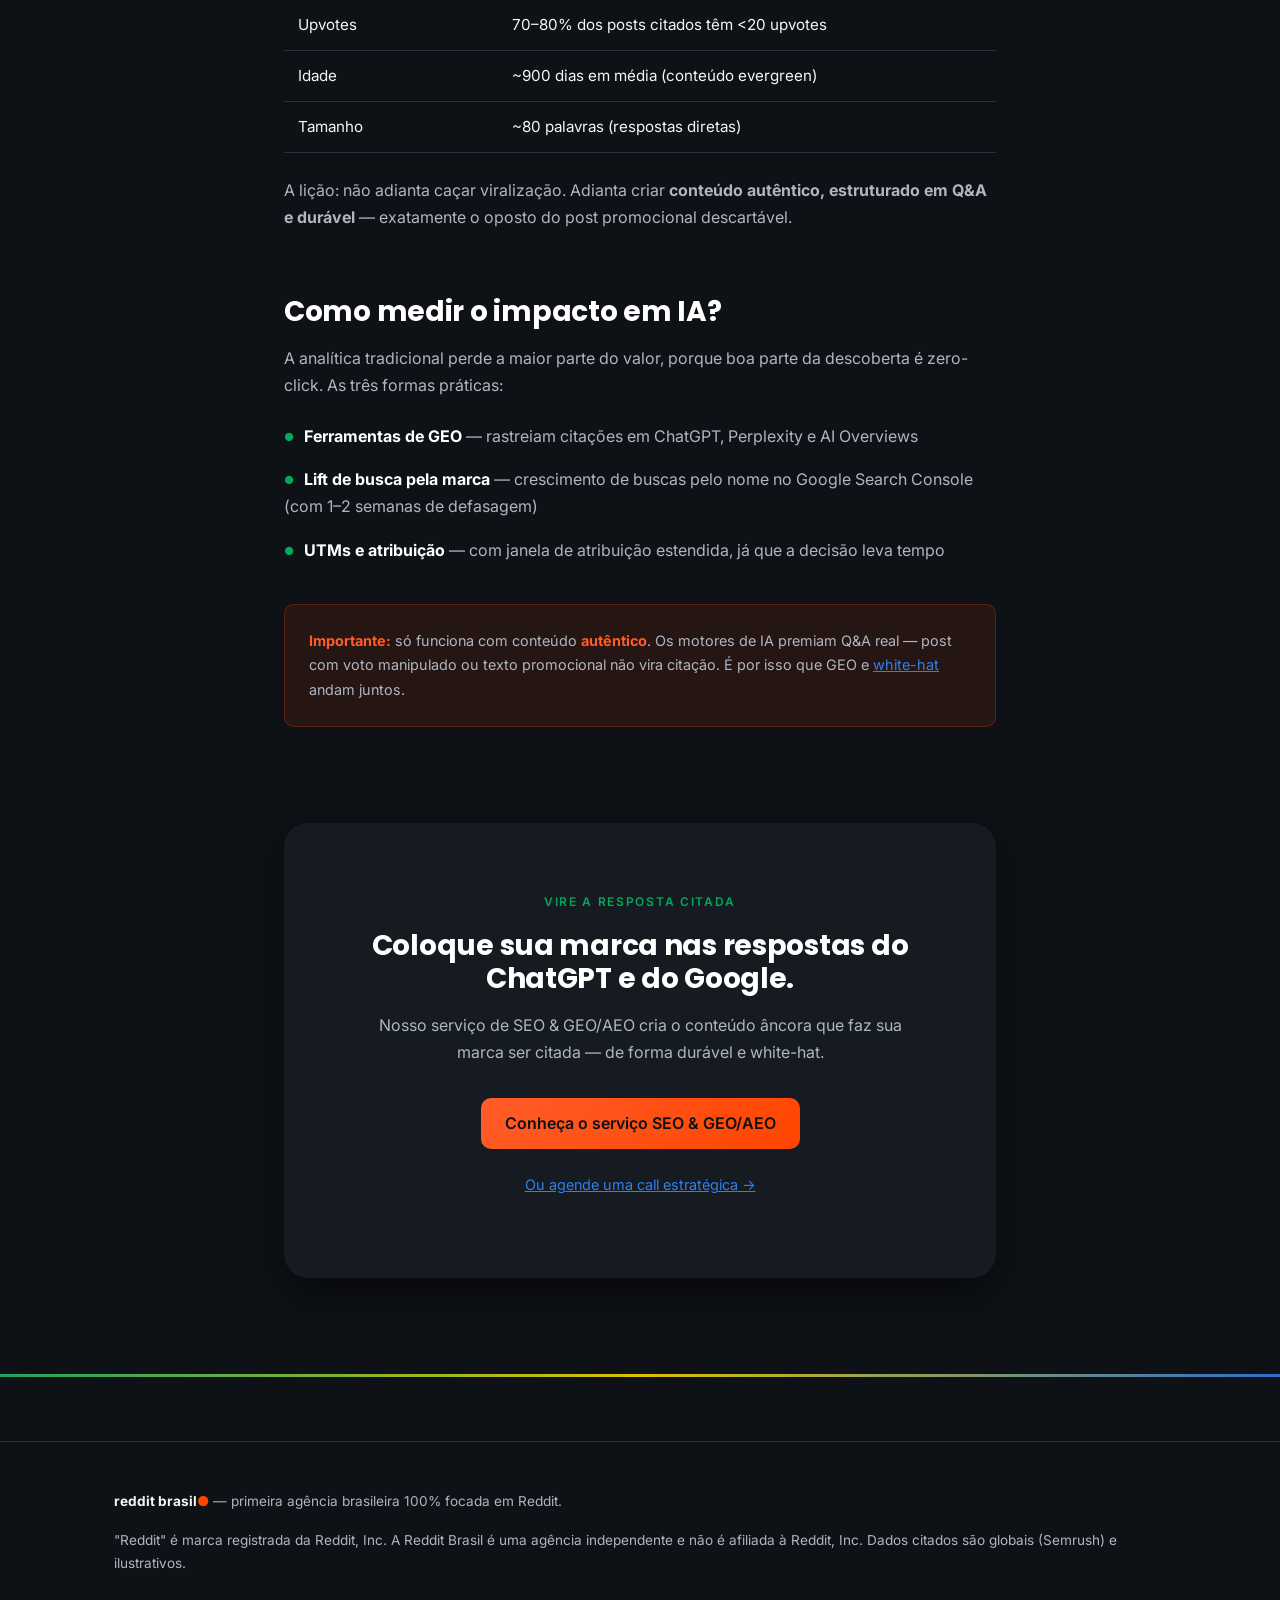
<file: blog/reddit-para-seo-e-busca-por-ia/index.html>
<!DOCTYPE html>
<html lang="pt-BR">
<head>
  <meta charset="UTF-8" />
  <meta name="viewport" content="width=device-width, initial-scale=1.0" />

  <title>Reddit para SEO e busca por IA: como ser citado pelo ChatGPT (GEO/AEO) | Reddit Brasil</title>
  <meta name="description" content="Por que o Reddit aparece tanto no ChatGPT e no Google, o que é GEO/AEO e o que faz um post ser citado por IA. O guia para marcas virarem resposta citada." />
  <link rel="canonical" href="https://redditbrazil.com.br/blog/reddit-para-seo-e-busca-por-ia/" />
  <meta name="robots" content="index, follow" />

  <meta property="og:type" content="article" />
  <meta property="og:locale" content="pt_BR" />
  <meta property="og:site_name" content="Reddit Brasil" />
  <meta property="og:title" content="Reddit para SEO e busca por IA (GEO/AEO)" />
  <meta property="og:description" content="Por que o Reddit é citado por ChatGPT e Google, o que é GEO/AEO e o que faz um post ser citado por IA." />
  <meta property="og:url" content="https://redditbrazil.com.br/blog/reddit-para-seo-e-busca-por-ia/" />
  <meta property="og:image" content="https://redditbrazil.com.br/og-image.png" />
  <meta name="twitter:card" content="summary_large_image" />

  <link rel="icon" href="/favicon.svg" type="image/svg+xml" />
  <link rel="preconnect" href="https://fonts.googleapis.com" />
  <link rel="preconnect" href="https://fonts.gstatic.com" crossorigin />
  <link href="https://fonts.googleapis.com/css2?family=Poppins:wght@600;700;800&family=Inter:wght@400;500;600&family=Space+Mono:wght@700&display=swap" rel="stylesheet" />

  <script type="application/ld+json">
  {
    "@context": "https://schema.org",
    "@type": "BlogPosting",
    "headline": "Reddit para SEO e busca por IA: como ser citado pelo ChatGPT (GEO/AEO)",
    "description": "Por que o Reddit é citado por ChatGPT e Google, o que é GEO/AEO e o que faz um post do Reddit ser citado por IA.",
    "inLanguage": "pt-BR",
    "datePublished": "2026-06-27",
    "dateModified": "2026-06-27",
    "author": { "@type": "Organization", "name": "Reddit Brasil" },
    "publisher": { "@type": "Organization", "name": "Reddit Brasil", "logo": { "@type": "ImageObject", "url": "https://redditbrazil.com.br/og-image.png" } },
    "mainEntityOfPage": { "@type": "WebPage", "@id": "https://redditbrazil.com.br/blog/reddit-para-seo-e-busca-por-ia/" }
  }
  </script>
  <script type="application/ld+json">
  {
    "@context": "https://schema.org",
    "@type": "FAQPage",
    "mainEntity": [
      {
        "@type": "Question",
        "name": "Por que o Reddit aparece tanto no ChatGPT e no Google?",
        "acceptedAnswer": { "@type": "Answer", "text": "Porque o Reddit concentra conversas autênticas com alta intenção de compra, tem Domain Rating 96/100 e um acordo de licenciamento de conteúdo com o Google. É a fonte social mais citada por motores de IA e aparece em destaque na seção de discussões do Google." }
      },
      {
        "@type": "Question",
        "name": "O que é GEO e AEO?",
        "acceptedAnswer": { "@type": "Answer", "text": "GEO (Generative Engine Optimization) e AEO (Answer Engine Optimization) são a prática de otimizar conteúdo para que ferramentas de IA como ChatGPT, Gemini, Perplexity e o Google AI Overviews citem e recomendem sua marca nas respostas. É o SEO da era da busca por IA." }
      },
      {
        "@type": "Question",
        "name": "O que faz um post do Reddit ser citado por IA?",
        "acceptedAnswer": { "@type": "Answer", "text": "Estrutura e relevância, não popularidade. Um estudo da Semrush com 248 mil posts mostrou que o formato pergunta-e-resposta responde por mais de 50% das citações, que 70 a 80% dos posts citados têm menos de 20 upvotes e que a idade média do post citado é cerca de 900 dias. Conteúdo evergreen e bem estruturado vence engajamento alto." }
      }
    ]
  }
  </script>

  <style>
    :root{
      --verde-vivo:#00A859; --verde-100:rgba(0,168,89,.12); --amarelo:#FFDF00;
      --orange-500:#FF4500; --orange-400:#FF5C29; --orange-100:rgba(255,69,0,.10); --azul-vivo:#2F80ED;
      --bg-900:#0E1116; --bg-800:#161A21; --bg-700:#1E232C; --bg-600:#2A313C;
      --text-100:#FFFFFF; --text-200:#F4F6F8; --text-300:#AEB6C2; --text-400:#6B7480;
      --font-display:"Poppins","Montserrat",system-ui,sans-serif; --font-body:"Inter",system-ui,sans-serif; --font-mono:"Space Mono",ui-monospace,monospace;
      --space-4:16px; --space-5:24px; --space-6:32px; --space-7:48px; --space-8:64px; --space-9:96px;
      --radius-md:10px; --radius-lg:16px; --radius-xl:24px; --radius-pill:999px;
      --shadow-card:0 16px 44px rgba(0,0,0,.5);
      --glow-orange:0 0 0 1px rgba(255,69,0,.4),0 8px 30px rgba(255,69,0,.25);
      --grad-brasa:linear-gradient(135deg,#FF5C29 0%,#FF4500 100%);
      --grad-brasil:linear-gradient(90deg,#1FBE6E 0%,#FFDF00 50%,#2F80ED 100%);
    }
    *{ box-sizing:border-box; margin:0; padding:0; }
    html{ scroll-behavior:smooth; }
    body{ font-family:var(--font-body); background:var(--bg-900); color:var(--text-200); line-height:1.7; -webkit-font-smoothing:antialiased;
      background-image:radial-gradient(700px 320px at 85% -12%, rgba(0,168,89,.10), transparent 60%); background-repeat:no-repeat; }
    .wrap{ max-width:1100px; margin:0 auto; padding:0 24px; }
    .article{ max-width:760px; margin:0 auto; padding:0 24px; }
    h1,h2,h3{ font-family:var(--font-display); color:var(--text-100); letter-spacing:-.01em; }
    h1{ font-size:clamp(2rem,4.5vw,3rem); font-weight:800; line-height:1.08; letter-spacing:-.02em; }
    h2{ font-size:clamp(1.4rem,3vw,1.75rem); font-weight:700; line-height:1.2; margin:var(--space-8) 0 var(--space-4); }
    h3{ font-size:1.15rem; font-weight:700; margin:var(--space-6) 0 8px; }
    p{ color:var(--text-300); margin-bottom:var(--space-4); }
    a{ color:var(--azul-vivo); }
    .verde{ color:var(--verde-vivo); } .reddit{ color:var(--orange-500); }
    .eyebrow{ font-size:.75rem; font-weight:600; letter-spacing:.14em; text-transform:uppercase; color:var(--verde-vivo); display:inline-block; margin-bottom:var(--space-4); }
    header{ position:sticky; top:0; z-index:10; backdrop-filter:blur(10px); background:rgba(14,17,22,.7); border-bottom:1px solid var(--bg-600); }
    .nav{ display:flex; align-items:center; justify-content:space-between; height:64px; }
    .logo{ font-family:var(--font-display); font-weight:800; font-size:1.15rem; color:var(--text-100); text-decoration:none; }
    .logo .dot{ color:var(--orange-500); }
    .btn{ display:inline-block; font-weight:600; text-decoration:none; padding:12px 24px; border-radius:var(--radius-md); transition:.18s; background:var(--grad-brasa); color:var(--bg-900); }
    .btn:hover{ box-shadow:var(--glow-orange); }
    .meta{ color:var(--text-400); font-size:.85rem; margin-bottom:var(--space-6); } .meta span{ color:var(--verde-vivo); }
    .tldr{ background:var(--bg-700); border:1px solid rgba(255,255,255,.07); border-left:3px solid var(--verde-vivo); border-radius:var(--radius-lg); padding:var(--space-6); box-shadow:var(--shadow-card); margin:var(--space-6) 0; }
    .tldr strong{ color:var(--text-100); }
    table{ width:100%; border-collapse:collapse; margin:var(--space-5) 0; font-size:.95rem; }
    th,td{ text-align:left; padding:12px 14px; border-bottom:1px solid var(--bg-600); }
    th{ font-family:var(--font-display); color:var(--text-100); font-weight:600; font-size:.85rem; text-transform:uppercase; letter-spacing:.05em; }
    td:first-child{ color:var(--text-200); } tr.hl td{ color:var(--verde-vivo); font-weight:600; }
    ul.clean{ list-style:none; margin:var(--space-4) 0; } ul.clean li{ padding:8px 0; color:var(--text-300); }
    ul.clean li::before{ content:"●"; color:var(--verde-vivo); margin-right:10px; font-size:.7rem; vertical-align:middle; } ul.clean li strong{ color:var(--text-100); }
    .note{ background:var(--orange-100); border:1px solid rgba(255,69,0,.25); border-radius:var(--radius-md); padding:var(--space-5); font-size:.9rem; color:var(--text-200); margin:var(--space-6) 0; } .note strong{ color:var(--orange-400); }
    .cta{ background:var(--bg-800); border-radius:var(--radius-xl); padding:var(--space-8); text-align:center; margin:var(--space-9) 0; box-shadow:var(--shadow-card); } .cta h2{ margin-top:0; }
    footer{ border-top:1px solid var(--bg-600); padding:var(--space-7) 0; color:var(--text-400); font-size:.85rem; margin-top:var(--space-8); }
    .footstrip{ height:3px; background:var(--grad-brasil); opacity:.85; }
  </style>
</head>
<body>

  <header>
    <div class="wrap nav">
      <a href="/" class="logo">reddit brasil<span class="dot">●</span></a>
      <a href="/#contato" class="btn">Agende uma call</a>
    </div>
  </header>

  <article class="article" style="padding-top:var(--space-9);">
    <span class="eyebrow">SEO &amp; IA · Guia</span>
    <h1>Reddit para SEO e busca por IA: como ser citado pelo <span class="reddit">ChatGPT</span></h1>
    <p class="meta">Atualizado em <span>27 de junho de 2026</span> · Leitura de 7 min</p>

    <div class="tldr">
      <p style="margin-bottom:0;"><strong>Resposta curta:</strong> o Reddit virou a fonte mais citada por motores de busca com IA. Para uma marca ser citada, o que importa é <strong>estrutura e relevância, não popularidade</strong>: conteúdo em formato <strong>pergunta-e-resposta</strong> (mais de 50% das citações), <strong>evergreen</strong> e bem estruturado. Curiosamente, <strong>70–80% dos posts citados têm menos de 20 upvotes</strong> — ou seja, engajamento alto não é o que decide. Isso se chama <strong>GEO/AEO</strong>.</p>
    </div>

    <h2>Por que o Reddit aparece tanto no ChatGPT e no Google?</h2>
    <p>Três razões se somam:</p>
    <ul class="clean">
      <li><strong>Confiança</strong> — são opiniões de gente real, e a IA prioriza isso na hora de responder</li>
      <li><strong>Autoridade</strong> — o Reddit tem Domain Rating 96/100 e um acordo de licenciamento de conteúdo com o Google</li>
      <li><strong>Intenção</strong> — cerca de 40% das conversas têm intenção comercial; é onde se pesquisa antes de comprar</li>
    </ul>
    <p>Resultado: o Reddit é a fonte social <strong>nº 1 citada</strong> por ferramentas como Perplexity, ChatGPT e Google AI Mode.</p>

    <h2>O que é GEO/AEO?</h2>
    <p><strong>GEO</strong> (Generative Engine Optimization) e <strong>AEO</strong> (Answer Engine Optimization) são a prática de otimizar conteúdo para que a IA <strong>cite e recomende</strong> sua marca nas respostas que gera. É o equivalente do SEO para a era da busca por IA: em vez de disputar o clique, você disputa a recomendação — algo que ganha importância à medida que <strong>69% das buscas já terminam sem clique.</strong></p>

    <h2>O que faz um post do Reddit ser citado por IA?</h2>
    <p>Um estudo da Semrush com 248 mil posts revelou um padrão contraintuitivo — <strong>estrutura vence popularidade</strong>:</p>
    <table>
      <thead><tr><th>O que a IA cita</th><th>Padrão observado</th></tr></thead>
      <tbody>
        <tr class="hl"><td>Formato</td><td>Pergunta-e-resposta = 50%+ das citações</td></tr>
        <tr><td>Upvotes</td><td>70–80% dos posts citados têm &lt;20 upvotes</td></tr>
        <tr><td>Idade</td><td>~900 dias em média (conteúdo evergreen)</td></tr>
        <tr><td>Tamanho</td><td>~80 palavras (respostas diretas)</td></tr>
      </tbody>
    </table>
    <p>A lição: não adianta caçar viralização. Adianta criar <strong>conteúdo autêntico, estruturado em Q&amp;A e durável</strong> — exatamente o oposto do post promocional descartável.</p>

    <h2>Como medir o impacto em IA?</h2>
    <p>A analítica tradicional perde a maior parte do valor, porque boa parte da descoberta é zero-click. As três formas práticas:</p>
    <ul class="clean">
      <li><strong>Ferramentas de GEO</strong> — rastreiam citações em ChatGPT, Perplexity e AI Overviews</li>
      <li><strong>Lift de busca pela marca</strong> — crescimento de buscas pelo nome no Google Search Console (com 1–2 semanas de defasagem)</li>
      <li><strong>UTMs e atribuição</strong> — com janela de atribuição estendida, já que a decisão leva tempo</li>
    </ul>

    <div class="note">
      <p style="margin-bottom:0;"><strong>Importante:</strong> só funciona com conteúdo <strong>autêntico</strong>. Os motores de IA premiam Q&amp;A real — post com voto manipulado ou texto promocional não vira citação. É por isso que GEO e <a href="/codigo-de-conduta/">white-hat</a> andam juntos.</p>
    </div>

    <div class="cta">
      <span class="eyebrow">Vire a resposta citada</span>
      <h2>Coloque sua marca nas respostas do ChatGPT e do Google.</h2>
      <p style="max-width:54ch;margin:0 auto var(--space-6);">Nosso serviço de SEO &amp; GEO/AEO cria o conteúdo âncora que faz sua marca ser citada — de forma durável e white-hat.</p>
      <a href="/reddit-seo-geo/" class="btn">Conheça o serviço SEO &amp; GEO/AEO</a>
      <p style="margin-top:var(--space-5);font-size:.9rem;"><a href="mailto:contato@redditbrazil.com">Ou agende uma call estratégica →</a></p>
    </div>

  </article>

  <div class="footstrip"></div>
  <footer>
    <div class="wrap">
      <p><strong style="color:var(--text-200);">reddit brasil<span style="color:var(--orange-500);">●</span></strong> — primeira agência brasileira 100% focada em Reddit.</p>
      <p style="margin-top:12px;">"Reddit" é marca registrada da Reddit, Inc. A Reddit Brasil é uma agência independente e não é afiliada à Reddit, Inc. Dados citados são globais (Semrush) e ilustrativos.</p>
    </div>
  </footer>

</body>
</html>
</file>
<file: assets/site.css>
/* Reddit Brasil — folha de estilo compartilhada (design system v1.2)
   Usada por páginas de serviço e posts de blog. Home (index.html) tem CSS próprio. */
:root{
  /* Verde — primária (identidade) */
  --verde-vivo:#00A859; --verde-400:#1FBE6E; --verde-600:#008A48; --verde-100:rgba(0,168,89,.12); --verde:#009C3B;
  /* Amarelo — secundária (destaque) */
  --amarelo:#FFDF00; --amarelo-400:#FFE84D;
  /* Laranja Reddit — assinatura (acento) */
  --orange-500:#FF4500; --orange-400:#FF5C29; --orange-600:#E03D00; --orange-100:rgba(255,69,0,.10);
  /* Azul — apoio */
  --azul-vivo:#2F80ED;
  /* Superfícies */
  --bg-900:#0E1116; --bg-800:#161A21; --bg-700:#1E232C; --bg-600:#2A313C;
  /* Texto */
  --text-100:#FFFFFF; --text-200:#F4F6F8; --text-300:#AEB6C2; --text-400:#6B7480;
  /* Tipografia */
  --font-display:"Poppins","Montserrat",system-ui,sans-serif;
  --font-body:"Inter",system-ui,sans-serif;
  --font-mono:"Space Mono",ui-monospace,monospace;
  /* Espaçamento */
  --space-4:16px; --space-5:24px; --space-6:32px; --space-7:48px; --space-8:64px; --space-9:96px;
  /* Raio */
  --radius-sm:6px; --radius-md:10px; --radius-lg:16px; --radius-xl:24px; --radius-pill:999px;
  /* Efeitos */
  --shadow-card:0 16px 44px rgba(0,0,0,.5);
  --glow-orange:0 0 0 1px rgba(255,69,0,.4),0 8px 30px rgba(255,69,0,.25);
  --glow-green:0 0 0 1px rgba(0,168,89,.30),0 10px 40px rgba(0,168,89,.18);
  --grad-verde:linear-gradient(135deg,#1FBE6E 0%,#00A859 100%);
  --grad-brasa:linear-gradient(135deg,#FF5C29 0%,#FF4500 100%);
  --grad-brasil:linear-gradient(90deg,#1FBE6E 0%,#FFDF00 50%,#2F80ED 100%);
}
*{ box-sizing:border-box; margin:0; padding:0; }
html{ scroll-behavior:smooth; }
body{ font-family:var(--font-body); background:var(--bg-900); color:var(--text-200); line-height:1.65; -webkit-font-smoothing:antialiased;
  background-image:radial-gradient(700px 320px at 85% -12%, rgba(0,168,89,.10), transparent 60%); background-repeat:no-repeat; }
.wrap{ max-width:1100px; margin:0 auto; padding:0 24px; }
.article{ max-width:760px; margin:0 auto; padding:0 24px; }
section{ padding:var(--space-9) 0; }

h1,h2,h3{ font-family:var(--font-display); color:var(--text-100); letter-spacing:-.01em; }
h1{ font-size:clamp(2.25rem,5vw,3.5rem); font-weight:800; line-height:1.05; letter-spacing:-.02em; }
h2{ font-size:clamp(1.6rem,3vw,2rem); font-weight:700; line-height:1.15; margin-bottom:var(--space-5); }
h3{ font-size:1.2rem; font-weight:700; line-height:1.2; }
p{ color:var(--text-300); }
.lead{ font-size:1.125rem; color:var(--text-200); max-width:62ch; }
.verde{ color:var(--verde-vivo); } .reddit{ color:var(--orange-500); } .amarelo{ color:var(--amarelo); }

.eyebrow{ font-size:.75rem; font-weight:600; letter-spacing:.14em; text-transform:uppercase; color:var(--verde-vivo); margin-bottom:var(--space-4); display:inline-block; }
.strip{ height:3px; width:64px; background:linear-gradient(90deg,#00A859,transparent); margin-top:var(--space-4); border-radius:2px; }

header{ position:sticky; top:0; z-index:10; backdrop-filter:blur(10px); background:rgba(14,17,22,.7); border-bottom:1px solid var(--bg-600); }
.nav{ display:flex; align-items:center; justify-content:space-between; height:64px; }
.logo{ font-family:var(--font-display); font-weight:800; font-size:1.15rem; color:var(--text-100); text-decoration:none; }
.logo .dot{ color:var(--orange-500); }

.btn{ display:inline-block; font-weight:600; text-decoration:none; padding:12px 24px; border-radius:var(--radius-md); transition:.18s; }
.btn-reddit{ background:var(--grad-brasa); color:var(--bg-900); } .btn-reddit:hover{ box-shadow:var(--glow-orange); }
.btn-ghost{ color:var(--verde-vivo); border:1px solid var(--bg-600); } .btn-ghost:hover{ border-color:var(--verde-vivo); box-shadow:var(--glow-green); }

.hero{ padding-top:var(--space-9); padding-bottom:var(--space-8); }
.hero .lead{ margin-top:var(--space-5); }
.hero-cta{ margin-top:var(--space-7); display:flex; gap:16px; flex-wrap:wrap; }

.pill{ display:inline-flex; align-items:center; gap:8px; font-size:.8rem; font-weight:600; padding:6px 14px; border-radius:var(--radius-pill); }
.pill-verde{ color:var(--verde-vivo); background:var(--verde-100); }

.grid{ display:grid; gap:24px; }
.grid-2{ grid-template-columns:repeat(auto-fit,minmax(280px,1fr)); }
.grid-3{ grid-template-columns:repeat(auto-fit,minmax(260px,1fr)); }
.card{ background:var(--bg-700); border:1px solid rgba(255,255,255,.07); border-radius:var(--radius-lg); padding:var(--space-6); box-shadow:var(--shadow-card); }
.card.hl{ border-left:3px solid var(--verde-vivo); }
.card h3{ margin-bottom:12px; }
.card .num{ font-family:var(--font-display); font-weight:800; font-size:2.25rem; color:var(--verde-vivo); line-height:1; }
.card .num .u{ color:var(--text-300); font-size:1.25rem; }
.card small{ display:block; color:var(--text-400); font-size:.8rem; margin-top:8px; }

.fmt{ display:flex; gap:14px; align-items:flex-start; }
.fmt .dotmark{ color:var(--verde-vivo); font-weight:800; }

.step{ display:flex; gap:20px; padding:var(--space-5) 0; border-bottom:1px solid var(--bg-600); }
.step:last-child{ border-bottom:none; }
.step .n{ font-family:var(--font-mono); font-weight:700; color:var(--verde-vivo); font-size:1.1rem; min-width:42px; }

.qa{ max-width:760px; }
.qa .item{ padding:var(--space-5) 0; border-bottom:1px solid var(--bg-600); }
.qa h2{ margin-bottom:12px; font-size:1.35rem; } .qa h3{ margin-bottom:10px; }

ul.clean{ list-style:none; margin-top:10px; }
ul.clean li{ padding:6px 0; color:var(--text-300); }
ul.clean li strong{ color:var(--text-100); }
ul.clean li::before{ content:"✓"; color:var(--verde-vivo); margin-right:10px; font-weight:700; }
ul.clean.dot li::before{ content:"●"; font-size:.7rem; vertical-align:middle; font-weight:400; }
ul.clean.no li::before{ content:"✕"; color:var(--orange-400); }

.cta-band{ text-align:center; } .cta-band .card{ background:var(--bg-800); padding:var(--space-8); }
.muted-note{ font-size:.8rem; color:var(--text-400); font-style:italic; margin-top:var(--space-5); }

/* Blog-specific */
.meta{ color:var(--text-400); font-size:.85rem; margin-bottom:var(--space-6); } .meta span{ color:var(--verde-vivo); }
.tldr{ background:var(--bg-700); border:1px solid rgba(255,255,255,.07); border-left:3px solid var(--verde-vivo); border-radius:var(--radius-lg); padding:var(--space-6); box-shadow:var(--shadow-card); margin:var(--space-6) 0; }
.tldr strong{ color:var(--text-100); }
table{ width:100%; border-collapse:collapse; margin:var(--space-5) 0; font-size:.95rem; }
th,td{ text-align:left; padding:12px 14px; border-bottom:1px solid var(--bg-600); }
th{ font-family:var(--font-display); color:var(--text-100); font-weight:600; font-size:.85rem; text-transform:uppercase; letter-spacing:.05em; }
td:first-child{ color:var(--text-200); } tr.hl td{ color:var(--verde-vivo); font-weight:600; }
.note{ background:var(--orange-100); border:1px solid rgba(255,69,0,.25); border-radius:var(--radius-md); padding:var(--space-5); font-size:.9rem; color:var(--text-200); margin:var(--space-6) 0; } .note strong{ color:var(--orange-400); }

footer{ border-top:1px solid var(--bg-600); padding:var(--space-7) 0; color:var(--text-400); font-size:.85rem; }
.footstrip{ height:3px; background:var(--grad-brasil); opacity:.85; }

a.tlink{ color:var(--azul-vivo); }
</file>
